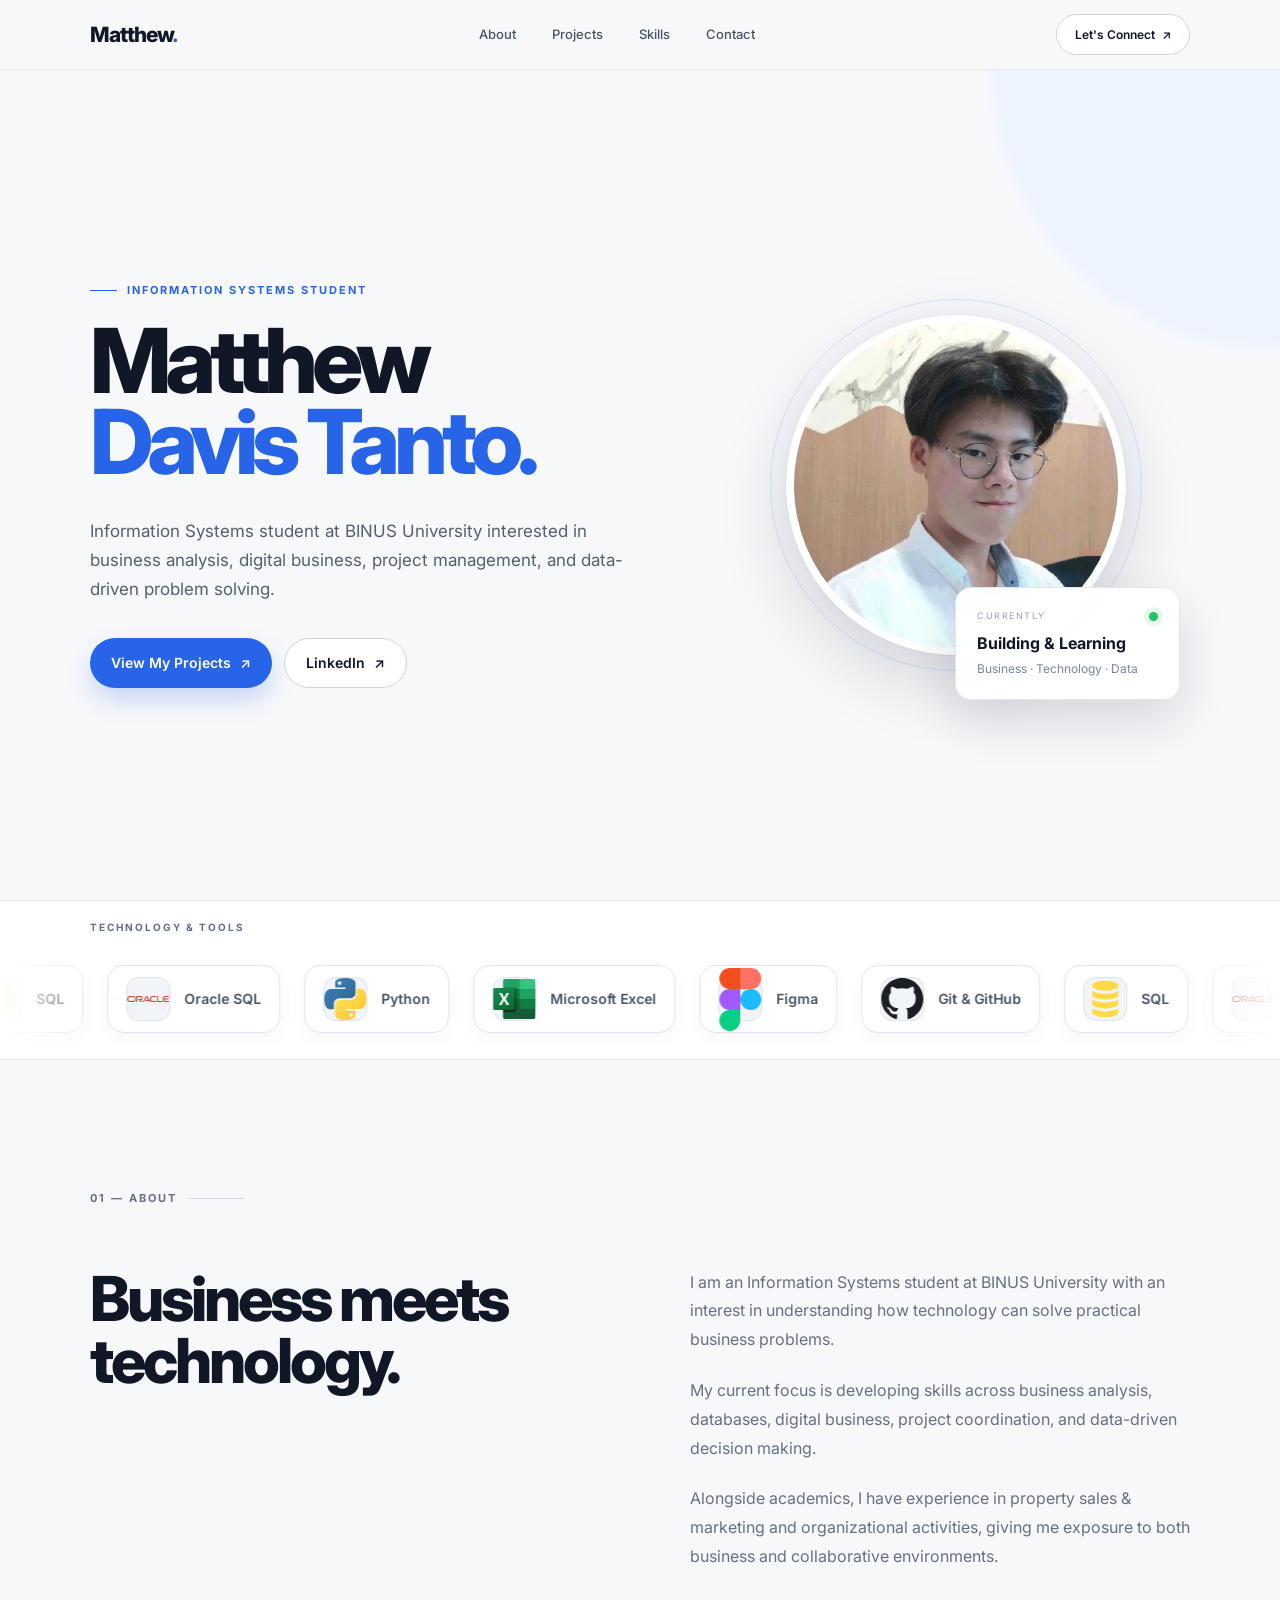
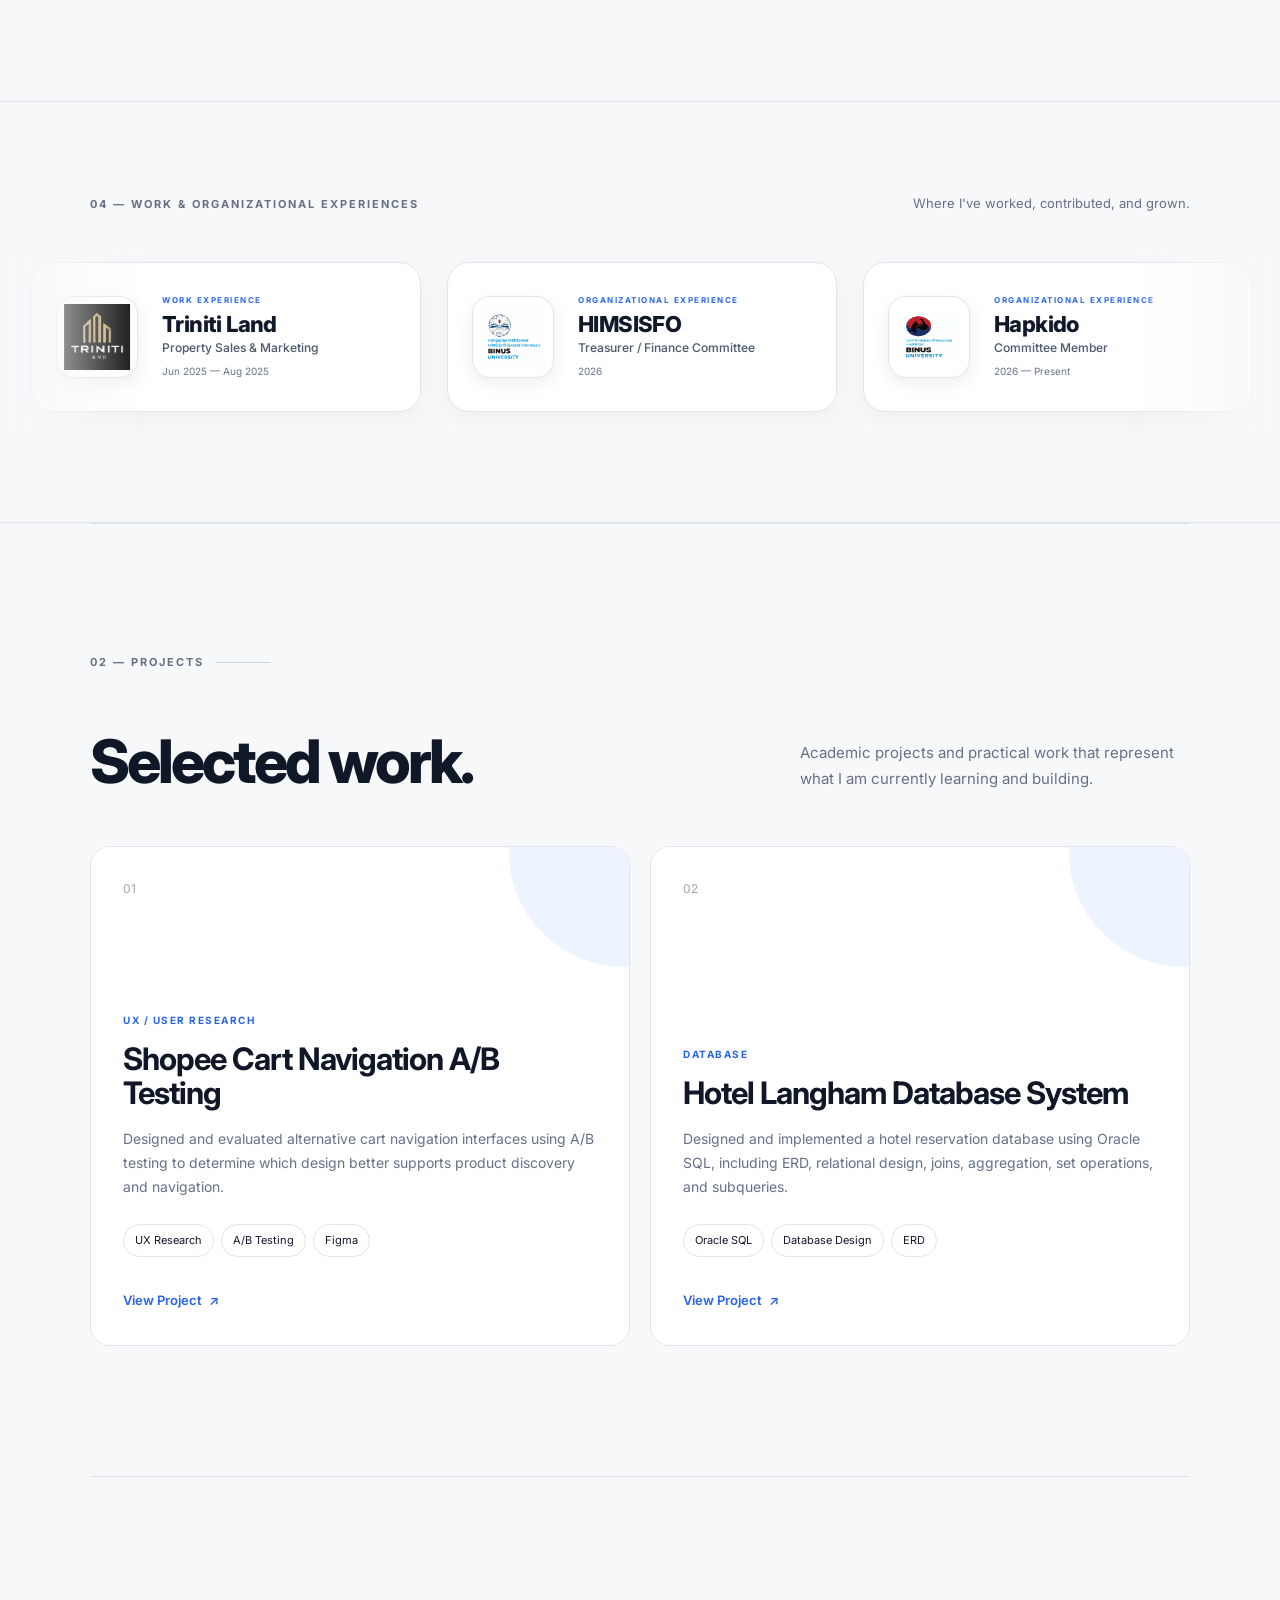
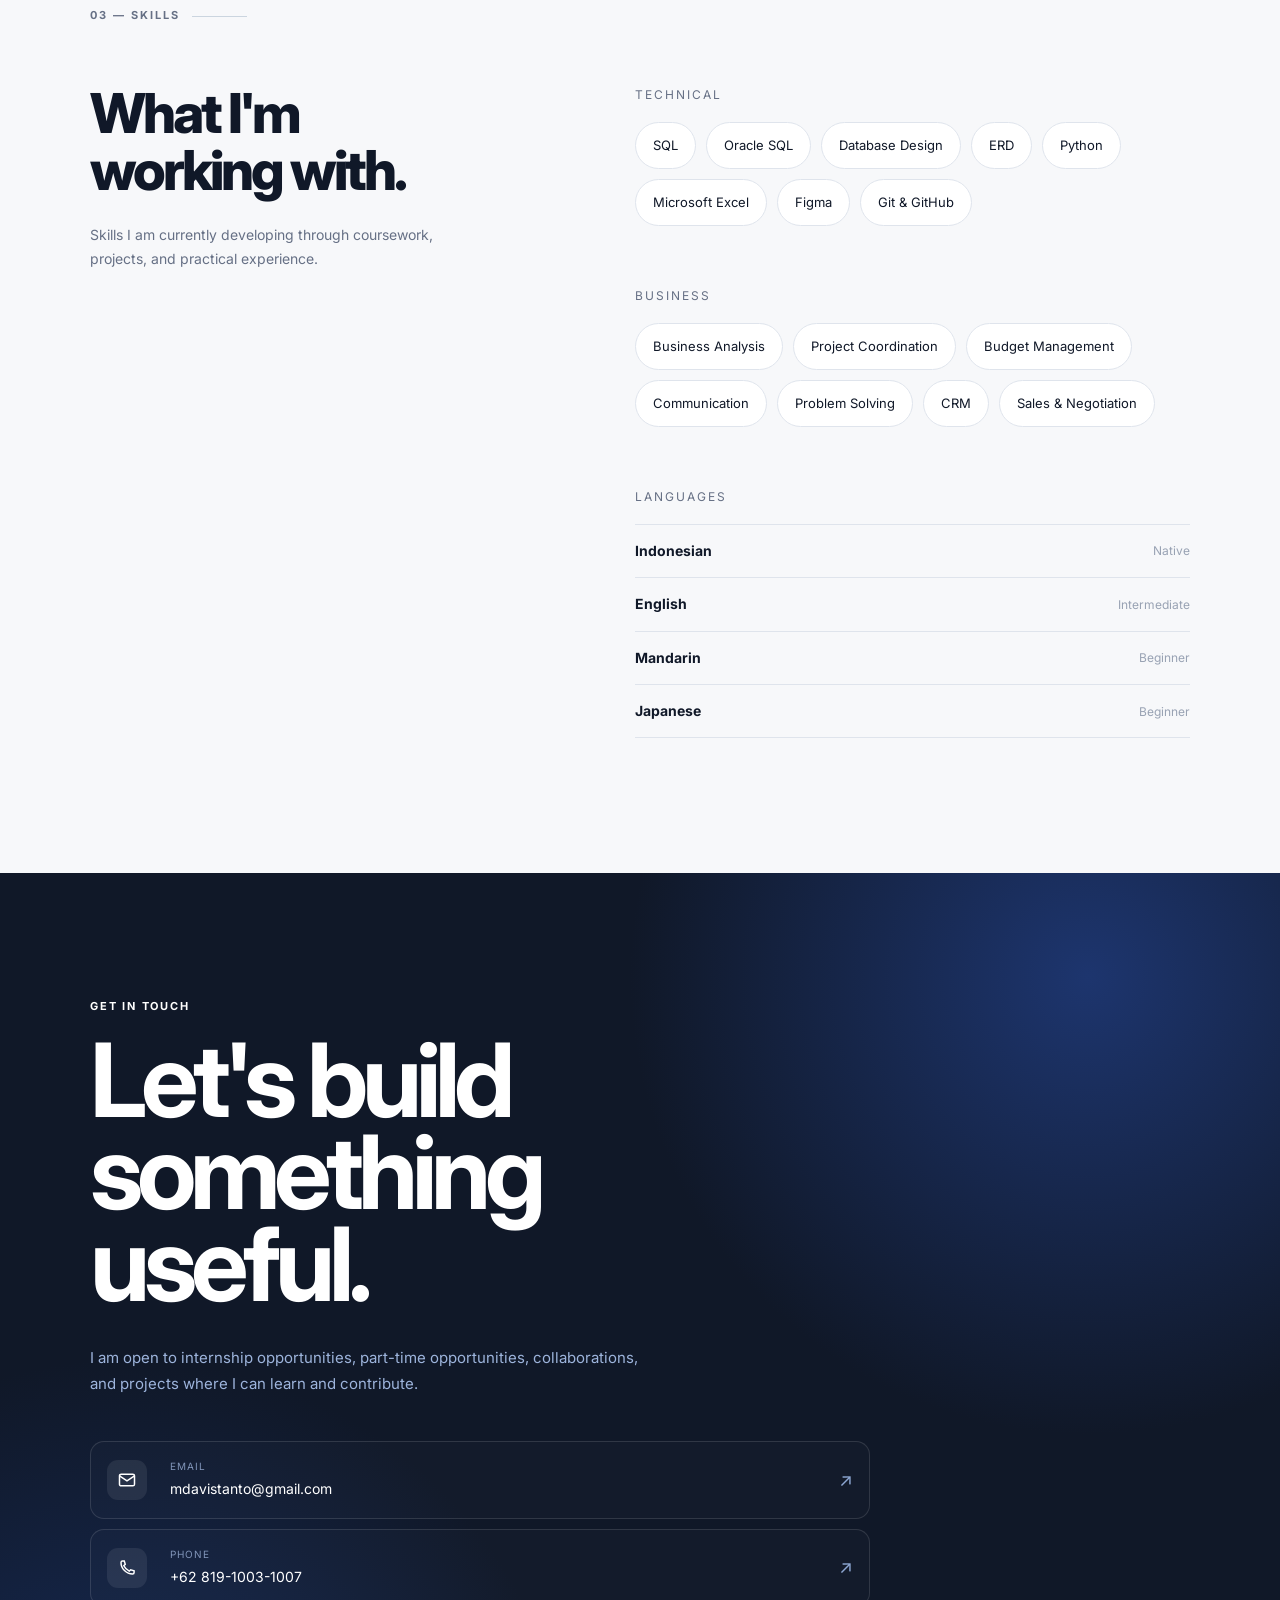
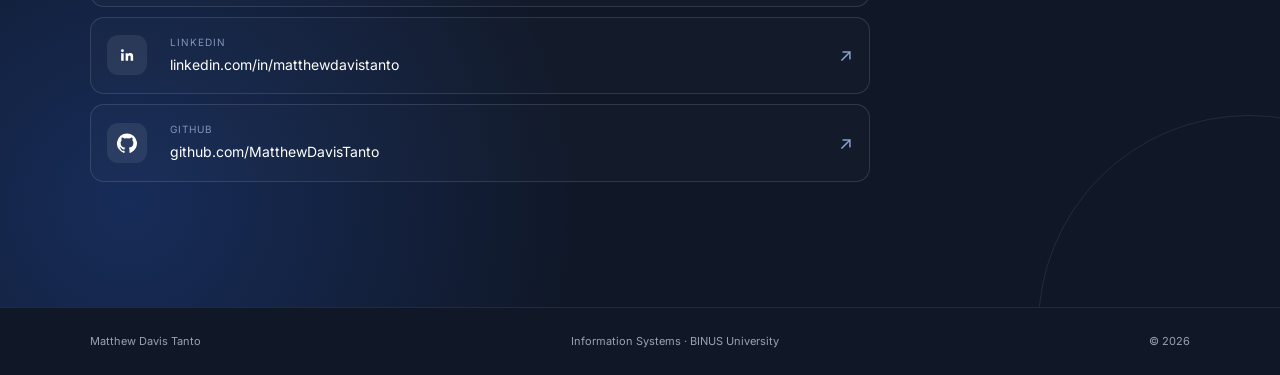
<file: index.html>
<!DOCTYPE html>
<html lang="en">

<head>
    <meta charset="UTF-8">
    <meta name="viewport" content="width=device-width, initial-scale=1.0">

    <title>Matthew Davis Tanto | Information Systems Student</title>

    <meta name="description"
        content="Portfolio of Matthew Davis Tanto, Information Systems student at BINUS University.">

    <link rel="stylesheet" href="style.css">
</head>

<body>

    <!-- ================= NAVIGATION ================= -->

    <header class="navbar">

        <div class="nav-container">

            <a href="#home" class="logo">
                Matthew<span>.</span>
            </a>

            <nav class="nav-links">
                <a href="#about">About</a>
                <a href="#projects">Projects</a>
                <a href="#skills">Skills</a>
                <a href="#contact">Contact</a>
            </nav>

            <a href="#contact" class="nav-button">
                Let's Connect
                <span>↗</span>
            </a>

        </div>

    </header>


    <main>

        <!-- ================= HERO ================= -->

        <section class="hero" id="home">

            <div class="hero-container">

                <!-- LEFT -->

                <div class="hero-content">

                    <div class="eyebrow">
                        <span></span>
                        INFORMATION SYSTEMS STUDENT
                    </div>

                    <h1>
                        Matthew
                        <strong>Davis Tanto.</strong>
                    </h1>

                    <p class="hero-description">
                        Information Systems student at BINUS University interested in
                        business analysis, digital business, project management,
                        and data-driven problem solving.
                    </p>

                    <div class="hero-buttons">

                        <a href="#projects" class="button primary">
                            View My Projects
                            <span>↗</span>
                        </a>

                        <a href="https://www.linkedin.com/in/matthewdavistanto"
                            target="_blank"
                            class="button secondary">
                            LinkedIn
                            <span>↗</span>
                        </a>

                    </div>

                </div>


                <!-- RIGHT / PHOTO -->

                <div class="hero-visual">

                    <div class="visual-glow"></div>

                    <div class="photo-ring">

                        <img
                            src="images/profile.jpg"
                            alt="">

                    </div>


                    <!-- FLOATING STATUS -->

                    <div class="status-card">

                        <div class="status-top">
                            <span>CURRENTLY</span>

                            <div class="status-dot"></div>
                        </div>

                        <h3>
                            Building & Learning
                        </h3>

                        <p>
                            Business · Technology · Data
                        </p>

                    </div>

                </div>

            </div>

        </section>

                </section>


        <!-- ================= TECH STACK MARQUEE ================= -->

    <section class="marquee-section tech-marquee-section">
    
        <div class="marquee-label">
            TECHNOLOGY & TOOLS
        </div>
    
        <div class="marquee-wrapper">
    
            <!-- Controls: functionality will be added with JS later -->
            <button class="marquee-control marquee-control-prev"
                    type="button"
                    aria-label="Previous technologies">
                ←
            </button>
    
            <button class="marquee-control marquee-control-next"
                    type="button"
                    aria-label="Next technologies">
                →
            </button>
    
    
            <div class="marquee-track">
    
                <!-- ================= GROUP 1 ================= -->
    
                <div class="marquee-group">
    
                    <div class="marquee-item tech-item"
                         tabindex="0"
                         aria-label="SQL">
    
                        <span class="marquee-logo">
                            <img
                                src="images/tech/sql.svg"
                                alt="">
                        </span>
                        
                        <span class="marquee-name">
                            SQL
                        </span>
    
                    </div>
    
    
                    <div class="marquee-item tech-item"
                         tabindex="0"
                         aria-label="Oracle SQL">
    
                        <span class="marquee-logo">
                            <img
                                src="images/tech/oracle.svg"
                                alt="">
                        </span>
                        
                        <span class="marquee-name">
                            Oracle SQL
                        </span>
    
                    </div>
    
    
                    <div class="marquee-item tech-item"
                         tabindex="0"
                         aria-label="Python">
                    
                        <span class="marquee-logo">
                            <img
                                src="images/tech/python.svg"
                                alt="">
                        </span>
                    
                        <span class="marquee-name">
                            Python
                        </span>
                    
                    </div>
    
    
                    <div class="marquee-item tech-item"
                         tabindex="0"
                         aria-label="Microsoft Excel">
    
                        <span class="marquee-logo">
                            <img
                                src="images/tech/excel.svg"
                                alt="">
                        </span>
                        
                        <span class="marquee-name">
                            Microsoft Excel
                        </span>
    
                    </div>
    
    
                    <div class="marquee-item tech-item"
                         tabindex="0"
                         aria-label="Figma">
    
                        <span class="marquee-logo">
                            <img
                                src="images/tech/figma.svg"
                                alt="">
                        </span>
                        
                        <span class="marquee-name">
                            Figma
                        </span>
    
                    </div>
    
    
                    <div class="marquee-item tech-item"
                         tabindex="0"
                         aria-label="Git and GitHub">
    
                        <span class="marquee-logo">
                            <img
                                src="images/tech/github.svg"
                                alt="">
                        </span>
                        
                        <span class="marquee-name">
                            Git & GitHub
                        </span>
    
                    </div>
    
                </div>
    
    
                <!-- ================= GROUP 2 ================= -->
                <!-- Exact duplicate for seamless infinite loop -->
    
                <div class="marquee-group"
                     aria-hidden="true">
    
                    <div class="marquee-item tech-item">
    
                        <span class="marquee-logo">
                            <img
                                src="images/tech/sql.svg"
                                alt="">
                        </span>
                        
                        <span class="marquee-name">
                            SQL
                        </span>
    
                    </div>
    
    
                    <div class="marquee-item tech-item">
    
                        <span class="marquee-logo">
                            <img
                                src="images/tech/oracle.svg"
                                alt="">
                        </span>
                        
                        <span class="marquee-name">
                            Oracle SQL
                        </span>
    
                    </div>
    
    
                    <div class="marquee-item tech-item">
    
                        <span class="marquee-logo">
                            <img
                                src="images/tech/python.svg"
                                alt="">
                        </span>
    
                        <span class="marquee-name">
                            Python
                        </span>
    
                    </div>
    
    
                    <div class="marquee-item tech-item">
    
                        <span class="marquee-logo">
                            <img
                                src="images/tech/excel.svg"
                                alt="">
                        </span>
                        
                        <span class="marquee-name">
                            Microsoft Excel
                        </span>
    
                    </div>
    
    
                    <div class="marquee-item tech-item">
    
                        <span class="marquee-logo">
                            <img
                                src="images/tech/figma.svg"
                                alt="">
                        </span>
                        
                        <span class="marquee-name">
                            Figma
                        </span>
    
                    </div>
    
    
                    <div class="marquee-item tech-item">
    
                        <span class="marquee-logo">
                            <img
                                src="images/tech/github.svg"
                                alt="">
                        </span>
                        
                        <span class="marquee-name">
                            Git & GitHub
                        </span>
    
                    </div>
    
                </div>
    
            </div>
    
        </div>
    
    </section>



        <!-- ================= ABOUT ================= -->

        <section class="section about-section" id="about">

            <div class="section-label">
                01 — ABOUT
            </div>

            <div class="about-grid">

                <div>
                    <h2>
                        Business meets<br>
                        technology.
                    </h2>
                </div>

                <div class="about-text">

                    <p>
                        I am an Information Systems student at BINUS University
                        with an interest in understanding how technology can
                        solve practical business problems.
                    </p>

                    <p>
                        My current focus is developing skills across business
                        analysis, databases, digital business, project
                        coordination, and data-driven decision making.
                    </p>

                    <p>
                        Alongside academics, I have experience in property
                        sales & marketing and organizational activities,
                        giving me exposure to both business and collaborative
                        environments.
                    </p>

                </div>

            </div>

        </section>

                </section>


        <!-- ================= WORK & ORGANIZATIONAL EXPERIENCE MARQUEE ================= -->


<section class="experience-marquee-section">

    <div class="experience-marquee-header">

        <div class="experience-marquee-label">
            04 — WORK & ORGANIZATIONAL EXPERIENCES
        </div>

        <p class="experience-marquee-caption">
            Where I've worked, contributed, and grown.
        </p>

    </div>


    <div class="experience-marquee-wrapper">

        <!-- Controls will be connected by JS later -->

        <button
            class="experience-marquee-control experience-marquee-prev"
            type="button"
            aria-label="Previous experience">
            ←
        </button>

        <button
            class="experience-marquee-control experience-marquee-next"
            type="button"
            aria-label="Next experience">
            →
        </button>


        <div class="experience-marquee-track">


            <!-- =================================================
                 GROUP 1
            ================================================== -->

            <div class="experience-marquee-group">


                <!-- TRINITI LAND -->

                <div
                    class="experience-showcase-card"
                    tabindex="0"
                    aria-label="Triniti Land — Property Sales and Marketing — June 2025 to August 2025">

                    <div class="experience-showcase-logo">

                        <img
                            src="images/experience/triniti-land.svg"
                            alt="">

                    </div>


                    <div class="experience-showcase-content">

                        <span class="experience-showcase-category">
                            WORK EXPERIENCE
                        </span>

                        <strong class="experience-showcase-company">
                            Triniti Land
                        </strong>

                        <span class="experience-showcase-role">
                            Property Sales & Marketing
                        </span>

                        <span class="experience-showcase-period">
                            Jun 2025 — Aug 2025
                        </span>

                    </div>

                </div>


                <!-- HIMSISFO -->

                <div
                    class="experience-showcase-card"
                    tabindex="0"
                    aria-label="HIMSISFO — Treasurer and Finance Committee — 2026">

                    <div class="experience-showcase-logo">

                        <img
                            src="images/experience/himsisfo.svg"
                            alt="">

                    </div>


                    <div class="experience-showcase-content">

                        <span class="experience-showcase-category">
                            ORGANIZATIONAL EXPERIENCE
                        </span>

                        <strong class="experience-showcase-company">
                            HIMSISFO
                        </strong>

                        <span class="experience-showcase-role">
                            Treasurer / Finance Committee
                        </span>

                        <span class="experience-showcase-period">
                            2026
                        </span>

                    </div>

                </div>


                <!-- HAPKIDO -->

                <div
                    class="experience-showcase-card"
                    tabindex="0"
                    aria-label="Hapkido — Committee Member — 2026 to Present">

                    <div class="experience-showcase-logo">

                        <img
                            src="images/experience/hapkido.svg"
                            alt="">

                    </div>


                    <div class="experience-showcase-content">

                        <span class="experience-showcase-category">
                            ORGANIZATIONAL EXPERIENCE
                        </span>

                        <strong class="experience-showcase-company">
                            Hapkido
                        </strong>

                        <span class="experience-showcase-role">
                            Committee Member
                        </span>

                        <span class="experience-showcase-period">
                            2026 — Present
                        </span>

                    </div>

                </div>

            </div>


            <!-- =================================================
                 GROUP 2
                 Exact duplicate for seamless looping
            ================================================== -->

            <div
                class="experience-marquee-group"
                aria-hidden="true">


                <!-- TRINITI LAND -->

                <div class="experience-showcase-card">

                    <div class="experience-showcase-logo">

                        <img
                            src="images/experience/triniti-land.svg"
                            alt="">

                    </div>


                    <div class="experience-showcase-content">

                        <span class="experience-showcase-category">
                            WORK EXPERIENCE
                        </span>

                        <strong class="experience-showcase-company">
                            Triniti Land
                        </strong>

                        <span class="experience-showcase-role">
                            Property Sales & Marketing
                        </span>

                        <span class="experience-showcase-period">
                            Jun 2025 — Aug 2025
                        </span>

                    </div>

                </div>


                <!-- HIMSISFO -->

                <div class="experience-showcase-card">

                    <div class="experience-showcase-logo">

                        <img
                            src="images/experience/himsisfo.svg"
                            alt="">

                    </div>


                    <div class="experience-showcase-content">

                        <span class="experience-showcase-category">
                            ORGANIZATIONAL EXPERIENCE
                        </span>

                        <strong class="experience-showcase-company">
                            HIMSISFO
                        </strong>

                        <span class="experience-showcase-role">
                            Treasurer / Finance Committee
                        </span>

                        <span class="experience-showcase-period">
                            2026
                        </span>

                    </div>

                </div>


                <!-- HAPKIDO -->

                <div class="experience-showcase-card">

                    <div class="experience-showcase-logo">

                        <img
                            src="images/experience/hapkido.svg"
                            alt="">

                    </div>


                    <div class="experience-showcase-content">

                        <span class="experience-showcase-category">
                            ORGANIZATIONAL EXPERIENCE
                        </span>

                        <strong class="experience-showcase-company">
                            Hapkido
                        </strong>

                        <span class="experience-showcase-role">
                            Committee Member
                        </span>

                        <span class="experience-showcase-period">
                            2026 — Present
                        </span>

                    </div>

                </div>

            </div>

        </div>

    </div>

</section>


        <!-- ================= PROJECTS ================= -->

        <section class="section projects-section" id="projects">

            <div class="section-label">
                02 — PROJECTS
            </div>

            <div class="section-heading">

                <h2>
                    Selected work.
                </h2>

                <p>
                    Academic projects and practical work that represent
                    what I am currently learning and building.
                </p>

            </div>


            <div class="project-grid">

                <!-- PROJECT 1 -->

                <article class="project-card">

                    <div class="project-number">
                        01
                    </div>

                    <div class="project-content">

                        <div class="project-category">
                            UX / USER RESEARCH
                        </div>

                        <h3>
                            Shopee Cart Navigation
                            A/B Testing
                        </h3>

                        <p>
                            Designed and evaluated alternative cart navigation
                            interfaces using A/B testing to determine which
                            design better supports product discovery and
                            navigation.
                        </p>

                        <div class="project-tags">

                            <span>UX Research</span>
                            <span>A/B Testing</span>
                            <span>Figma</span>

                        </div>

                        <a href="projects/shopee-ab-testing.html" class="project-link">
                            View Project
                            <span>↗</span>
                        </a>

                    </div>

                </article>


                <!-- PROJECT 2 -->

                <article class="project-card">
                
                    <div class="project-number">
                        02
                    </div>
                
                    <div class="project-content">
                
                        <div class="project-category">
                            DATABASE
                        </div>
                
                        <h3>
                            Hotel Langham Database System
                        </h3>
                
                        <p>
                            Designed and implemented a hotel reservation
                            database using Oracle SQL, including ERD,
                            relational design, joins, aggregation,
                            set operations, and subqueries.
                        </p>
                
                        <div class="project-tags">
                
                            <span>Oracle SQL</span>
                            <span>Database Design</span>
                            <span>ERD</span>
                
                        </div>
                
                        <a
                            href="projects/hotel-langham/hotel-langham.html"
                            class="project-link">
                
                            View Project
                            <span>↗</span>
                
                        </a>
                
                    </div>
                
                </article>

            </div>

        </section>


        <!-- ================= SKILLS ================= -->

        <section class="section skills-section" id="skills">

            <div class="section-label">
                03 — SKILLS
            </div>

            <div class="skills-grid">

                <div class="skills-title">

                    <h2>
                        What I'm<br>
                        working with.
                    </h2>

                    <p>
                        Skills I am currently developing through
                        coursework, projects, and practical experience.
                    </p>

                </div>


                <div class="skills-content">

                    <!-- TECHNICAL -->

                    <div class="skill-group">

                        <div class="skill-group-title">
                            TECHNICAL
                        </div>

                        <div class="skill-pills">

                            <span class="skill-pill">
                                SQL
                            </span>

                            <span class="skill-pill">
                                Oracle SQL
                            </span>

                            <span class="skill-pill">
                                Database Design
                            </span>

                            <span class="skill-pill">
                                ERD
                            </span>

                            <span class="skill-pill">
                                Python
                            </span>

                            <span class="skill-pill">
                                Microsoft Excel
                            </span>

                            <span class="skill-pill">
                                Figma
                            </span>

                            <span class="skill-pill">
                                Git & GitHub
                            </span>

                        </div>

                    </div>


                    <!-- BUSINESS -->

                    <div class="skill-group">

                        <div class="skill-group-title">
                            BUSINESS
                        </div>

                        <div class="skill-pills">

                            <span class="skill-pill">
                                Business Analysis
                            </span>

                            <span class="skill-pill">
                                Project Coordination
                            </span>

                            <span class="skill-pill">
                                Budget Management
                            </span>

                            <span class="skill-pill">
                                Communication
                            </span>

                            <span class="skill-pill">
                                Problem Solving
                            </span>

                            <span class="skill-pill">
                                CRM
                            </span>

                            <span class="skill-pill">
                                Sales & Negotiation
                            </span>

                        </div>

                    </div>


                    <!-- LANGUAGES -->

                    <div class="skill-group">

                        <div class="skill-group-title">
                            LANGUAGES
                        </div>

                        <div class="language-list">

                            <div class="language-item">
                                <strong>Indonesian</strong>
                                <span>Native</span>
                            </div>

                            <div class="language-item">
                                <strong>English</strong>
                                <span>Intermediate</span>
                            </div>

                            <div class="language-item">
                                <strong>Mandarin</strong>
                                <span>Beginner</span>
                            </div>

                            <div class="language-item">
                                <strong>Japanese</strong>
                                <span>Beginner</span>
                            </div>

                        </div>

                    </div>

                </div>

            </div>

        </section>


        <!-- ================= CONTACT ================= -->

        <section class="contact-section" id="contact">

            <div class="contact-container">

                <div class="contact-label">
                    GET IN TOUCH
                </div>

                <h2>
                    Let's build<br>
                    something<br>
                    useful.
                </h2>

                <p>
                    I am open to internship opportunities, part-time
                    opportunities, collaborations, and projects where
                    I can learn and contribute.
                </p>


                <div class="contact-links">

                    <!-- EMAIL -->

                    <a href="mailto:mdavistanto@gmail.com"
                        class="contact-link">

                        <div class="contact-icon">

                            <svg viewBox="0 0 24 24"
                                fill="none"
                                stroke="currentColor"
                                stroke-width="1.8">

                                <rect x="3" y="5"
                                    width="18"
                                    height="14"
                                    rx="2"></rect>

                                <path d="m3 7 9 6 9-6"></path>

                            </svg>

                        </div>

                        <div>
                            <small>Email</small>
                            <span>mdavistanto@gmail.com</span>
                        </div>

                        <b>↗</b>

                    </a>


                    <!-- PHONE -->

                    <a href="tel:+6281910031007"
                        class="contact-link">
                    
                        <div class="contact-icon">
                    
                            <svg viewBox="0 0 24 24"
                                fill="none"
                                stroke="currentColor"
                                stroke-width="1.8">
                    
                                <path d="M6.6 3.5h2.1l1.2 4.1-1.7 1.7a14.4 14.4 0 0 0 6.5 6.5l1.7-1.7 4.1 1.2v2.1c0 1-.8 1.8-1.8 1.8C11.2 19.2 4.8 12.8 4.8 5.3c0-1 .8-1.8 1.8-1.8Z">
                                </path>
                    
                            </svg>
                    
                        </div>
                    
                        <div>
                            <small>Phone</small>
                            <span>+62 819-1003-1007</span>
                        </div>
                    
                        <b>↗</b>
                    
                    </a>
                    <!-- LINKEDIN -->

                    <a href="https://www.linkedin.com/in/matthewdavistanto"
                        target="_blank"
                        class="contact-link">

                        <div class="contact-icon linkedin-icon">

                            <svg viewBox="0 0 24 24"
                                fill="currentColor">

                                <path d="M6.5 8.5A1.5 1.5 0 1 0 6.5 5a1.5 1.5 0 0 0 0 3.5ZM5 10h3v9H5v-9Zm5 0h2.9v1.23h.04c.4-.76 1.38-1.56 2.84-1.56 3.04 0 3.6 2 3.6 4.6V19h-3v-4.2c0-1-.02-2.3-1.4-2.3-1.4 0-1.61 1.1-1.61 2.23V19h-3v-9Z"/>

                            </svg>

                        </div>

                        <div>
                            <small>LinkedIn</small>
                            <span>linkedin.com/in/matthewdavistanto</span>
                        </div>

                        <b>↗</b>

                    </a>


                    <!-- GITHUB -->

                    <a href="https://github.com/MatthewDavisTanto"
                        target="_blank"
                        class="contact-link">

                        <div class="contact-icon">

                            <svg viewBox="0 0 24 24"
                                fill="currentColor">

                                <path d="M12 .5a12 12 0 0 0-3.79 23.39c.6.11.82-.26.82-.58v-2.03c-3.34.73-4.04-1.61-4.04-1.61-.55-1.39-1.34-1.76-1.34-1.76-1.09-.75.08-.74.08-.74 1.2.09 1.84 1.23 1.84 1.23 1.07 1.83 2.8 1.3 3.49.99.11-.78.42-1.3.76-1.6-2.67-.3-5.47-1.34-5.47-5.95 0-1.31.47-2.38 1.23-3.22-.12-.3-.53-1.52.12-3.17 0 0 1-.32 3.3 1.23a11.4 11.4 0 0 1 6 0c2.29-1.55 3.29-1.23 3.29-1.23.65 1.65.24 2.87.12 3.17.77.84 1.23 1.91 1.23 3.22 0 4.62-2.81 5.65-5.49 5.95.43.37.81 1.1.81 2.22v3.29c0 .32.22.7.83.58A12 12 0 0 0 12 .5Z"/>

                            </svg>

                        </div>

                        <div>
                            <small>GitHub</small>
                            <span>github.com/MatthewDavisTanto</span>
                        </div>

                        <b>↗</b>

                    </a>

                </div>

            </div>

        </section>

    </main>


    <!-- ================= FOOTER ================= -->

    <footer>

        <div>
            Matthew Davis Tanto
        </div>

        <div>
            Information Systems · BINUS University
        </div>

        <div>
            © 2026
        </div>

    </footer>


    <script src="script.js"></script>

</body>

</html>
</file>
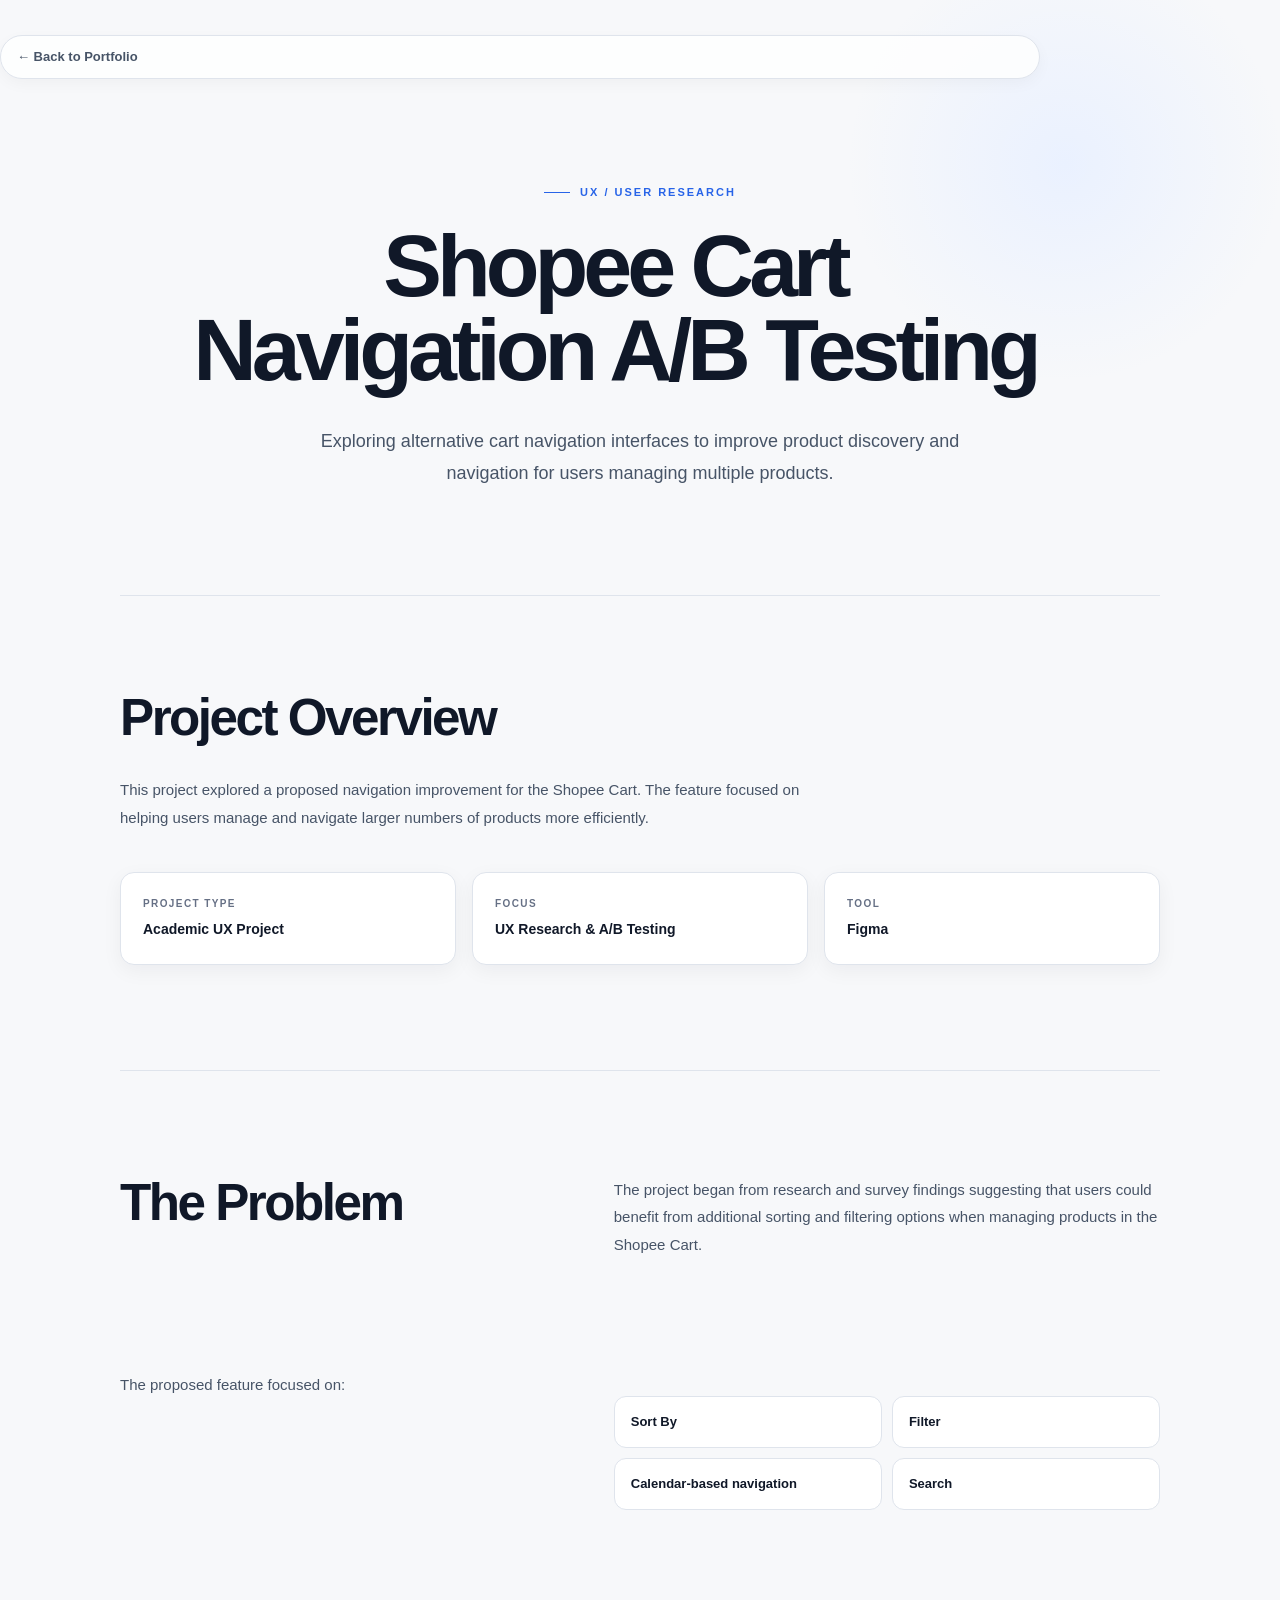
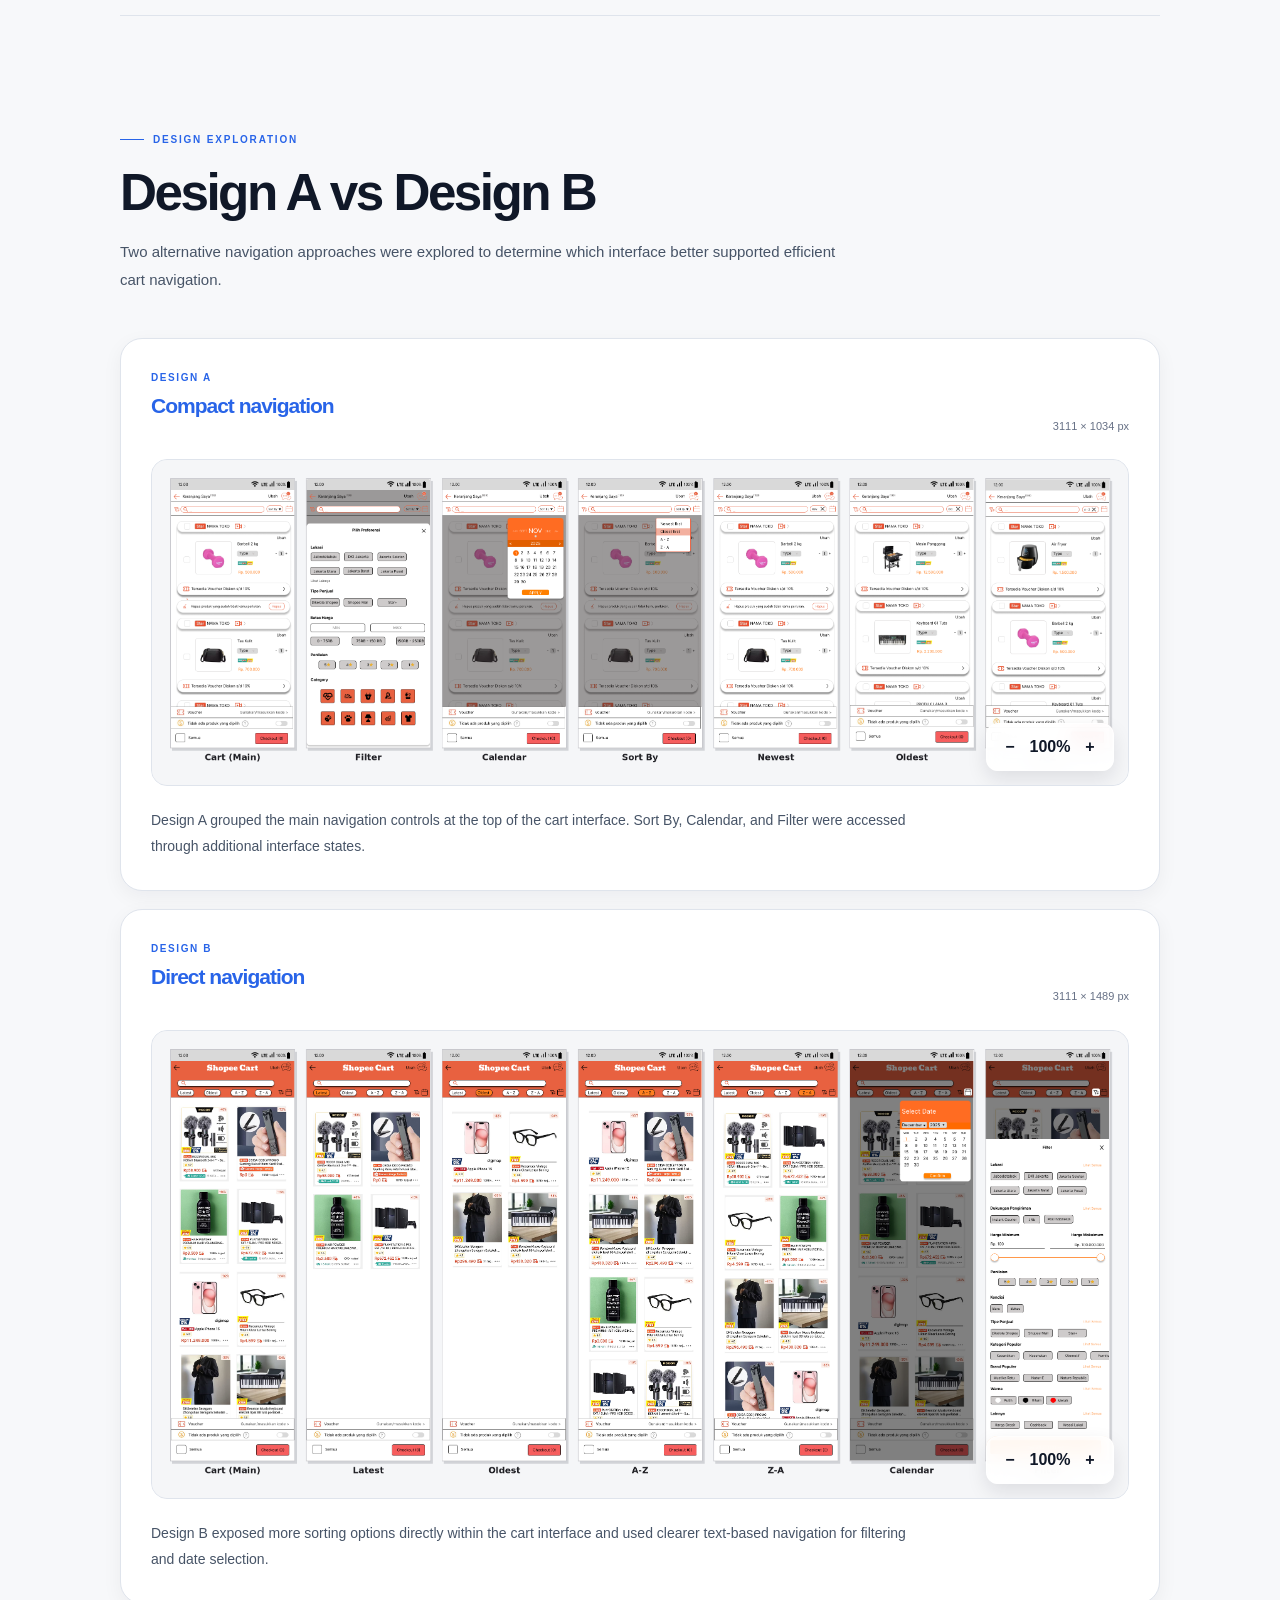
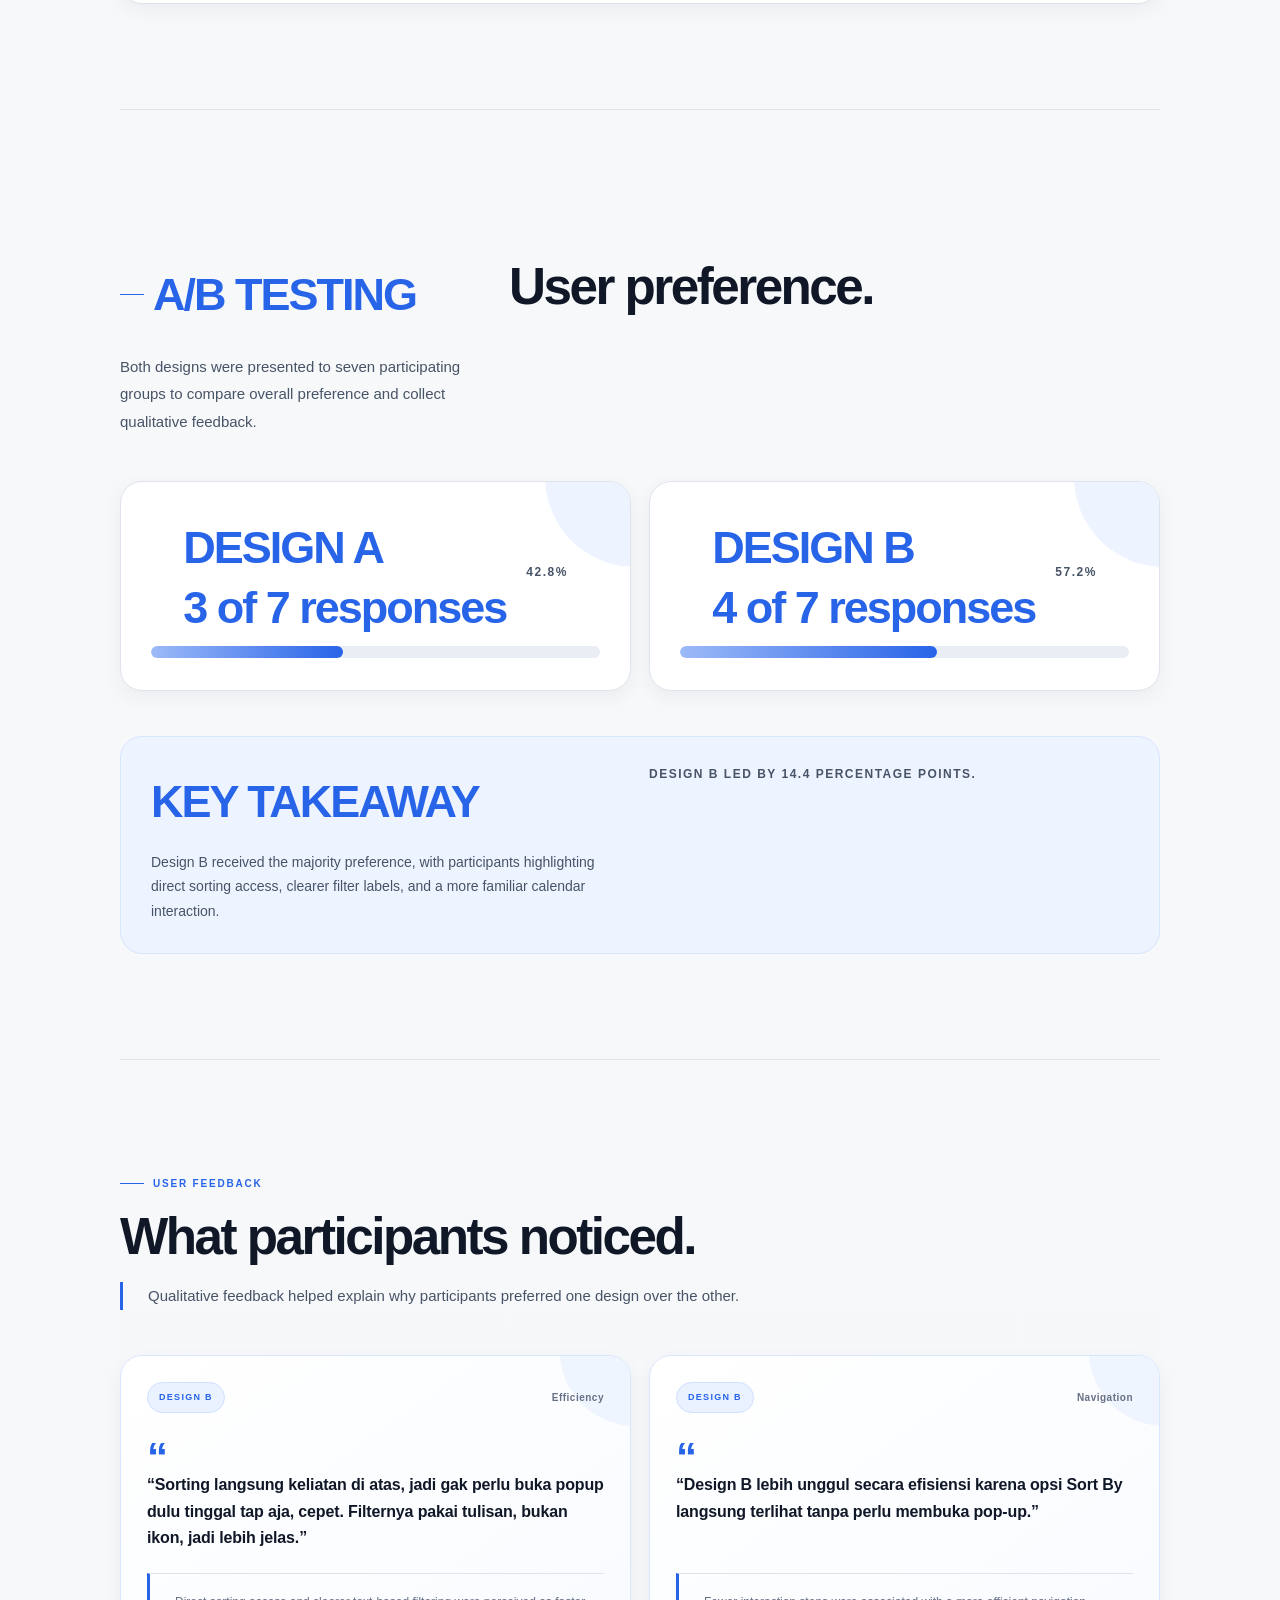
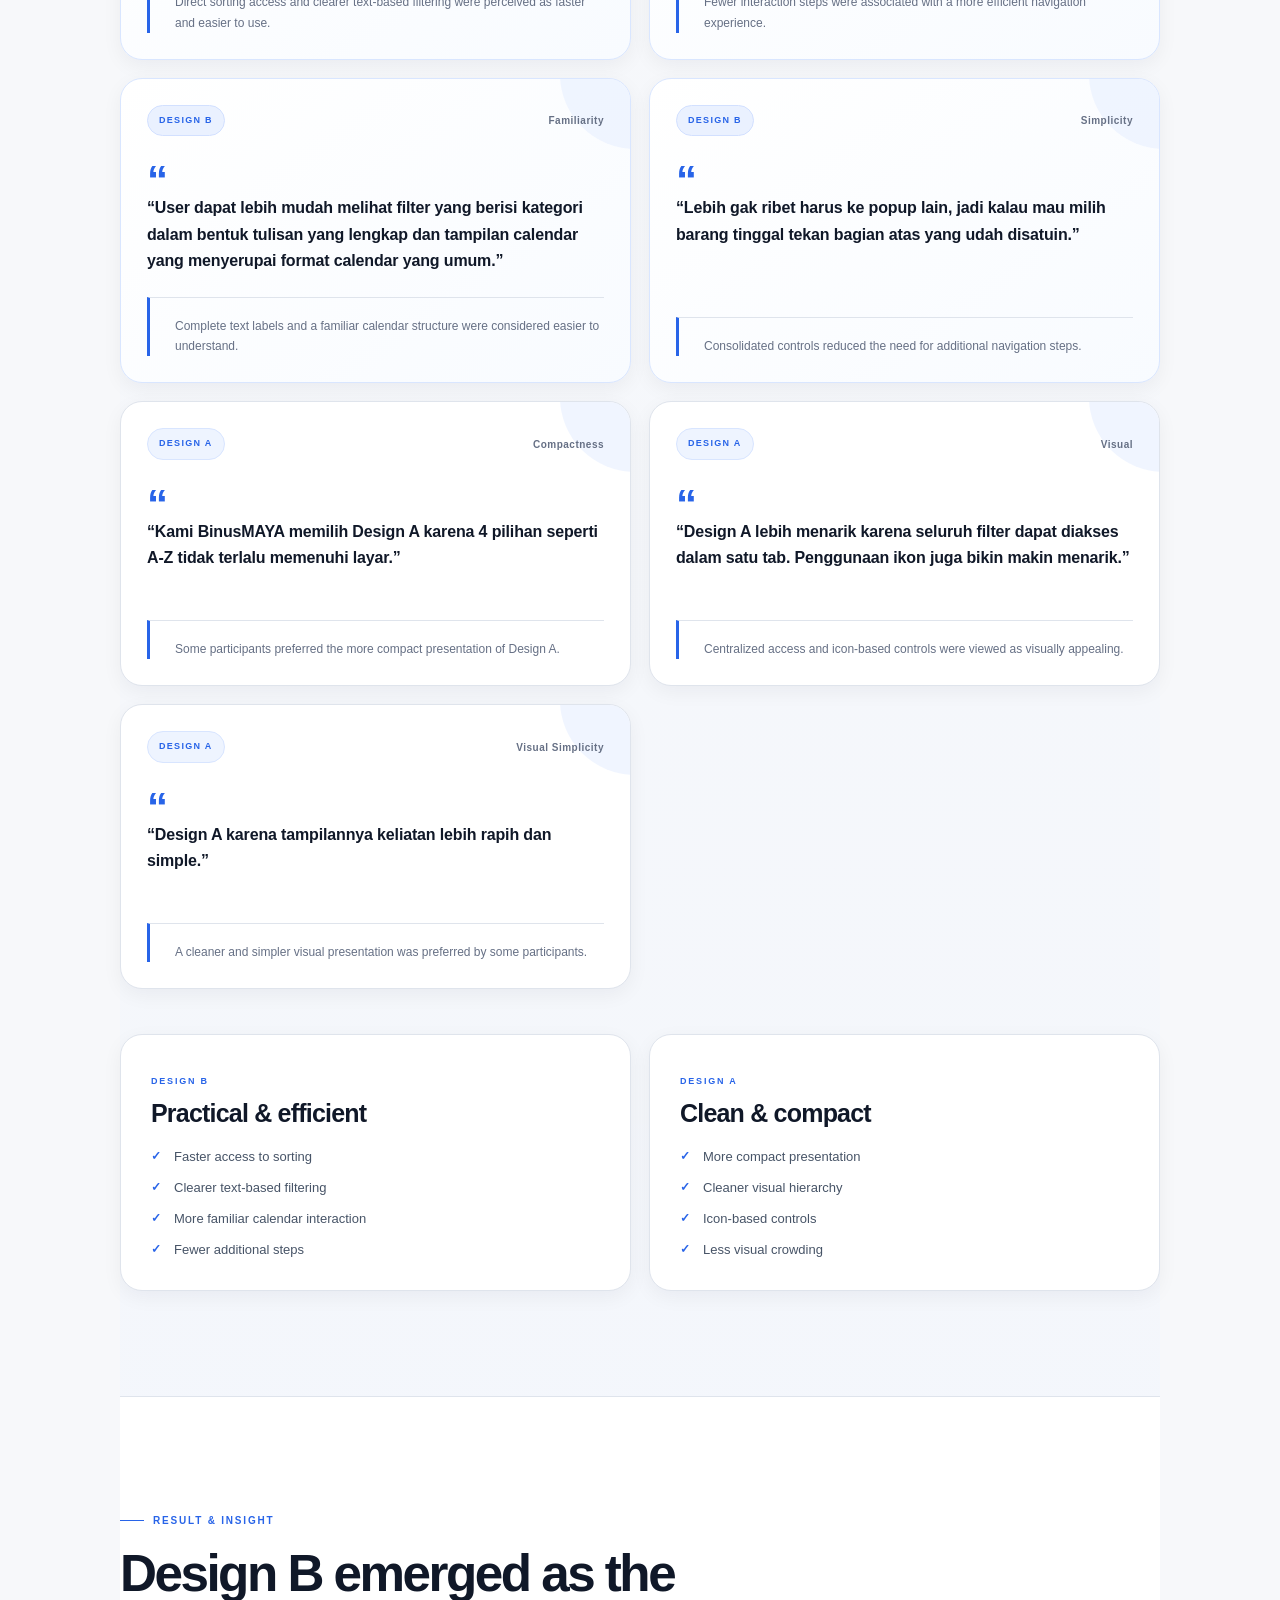
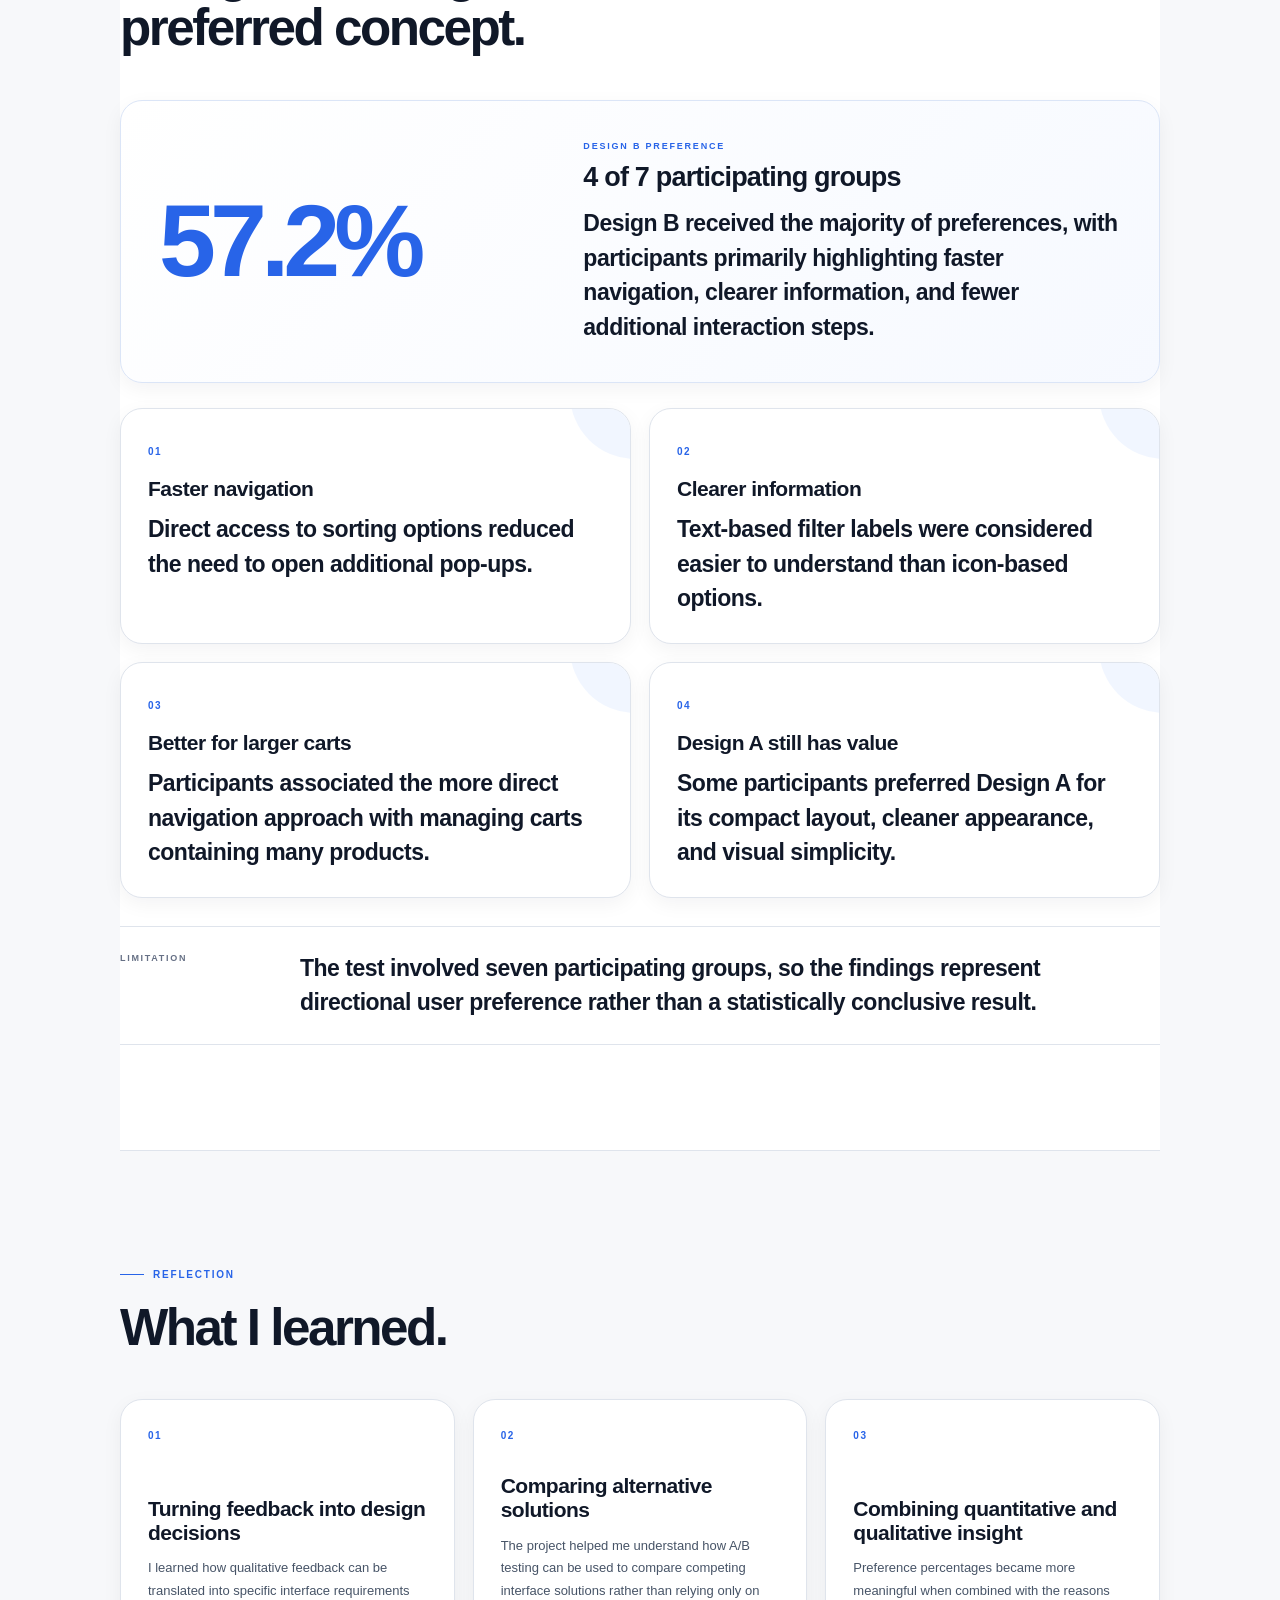
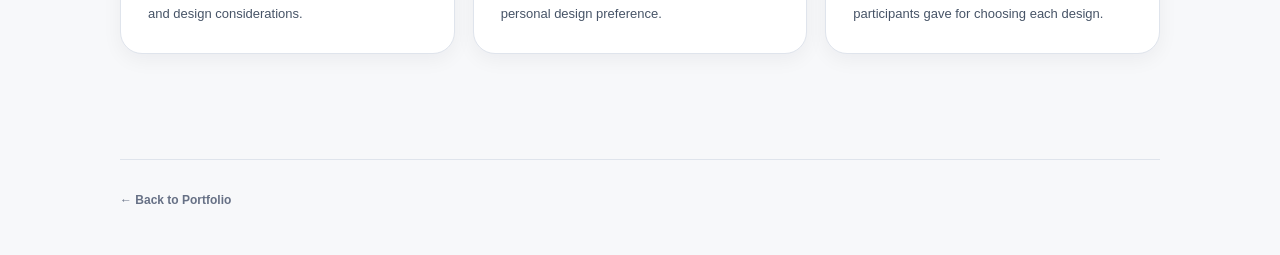
<file: projects/shopee-ab-testing.html>
<!DOCTYPE html>
<html lang="en">

<head>

    <meta charset="UTF-8">

    <meta
        name="viewport"
        content="width=device-width, initial-scale=1.0"
    >

    <title>Shopee Cart Navigation A/B Testing | Matthew Davis Tanto</title>

    <meta
        name="description"
        content="UX research and A/B testing project exploring improved navigation for the Shopee Cart."
    >
    
    <link rel="stylesheet" href="shopee-ab-testing.css">
    
</head>


<body>

    <!-- =========================
         BACK TO PORTFOLIO
    ========================== -->

    <a href="../index.html">
        ← Back to Portfolio
    </a>


    <!-- =========================
         HERO
    ========================== -->

    <header>

        <div>
            UX / USER RESEARCH
        </div>

        <h1>
            Shopee Cart Navigation
            A/B Testing
        </h1>

        <p>
            Exploring alternative cart navigation interfaces
            to improve product discovery and navigation
            for users managing multiple products.
        </p>

    </header>


    <main>


        <!-- =========================
             PROJECT OVERVIEW
        ========================== -->

        <section>

            <h2>
                Project Overview
            </h2>

            <p>
                This project explored a proposed navigation
                improvement for the Shopee Cart. The feature
                focused on helping users manage and navigate
                larger numbers of products more efficiently.
            </p>

            <div>

                <div>
                    <strong>
                        Project Type
                    </strong>

                    <span>
                        Academic UX Project
                    </span>
                </div>


                <div>
                    <strong>
                        Focus
                    </strong>

                    <span>
                        UX Research & A/B Testing
                    </span>
                </div>


                <div>
                    <strong>
                        Tool
                    </strong>

                    <span>
                        Figma
                    </span>
                </div>

            </div>

        </section>


        <!-- =========================
             PROBLEM
        ========================== -->

        <section>

            <h2>
                The Problem
            </h2>

            <p>
                The project began from research and survey
                findings suggesting that users could benefit
                from additional sorting and filtering options
                when managing products in the Shopee Cart.
            </p>

            <p>
                The proposed feature focused on:
            </p>

            <ul>

                <li>
                    Sort By
                </li>

                <li>
                    Filter
                </li>

                <li>
                    Calendar-based navigation
                </li>

                <li>
                    Search
                </li>

            </ul>

        </section>


        <!-- =========================
     DESIGN A VS DESIGN B
========================== -->

<section class="design-comparison-section">

    <div class="section-intro">

        <span class="section-kicker">
            DESIGN EXPLORATION
        </span>

        <h2>
            Design A vs Design B
        </h2>

        <p>
            Two alternative navigation approaches were explored
            to determine which interface better supported
            efficient cart navigation.
        </p>

    </div>


    <!-- =========================
         DESIGN A
    ========================== -->

    <article class="design-study-card">

        <div class="design-study-header">

            <div>

                <span class="design-study-label">
                    DESIGN A
                </span>

                <h3>
                    Compact navigation
                </h3>

            </div>

            <span class="design-study-meta">
                3111 × 1034 px
            </span>

        </div>


        <div class="design-image-viewer">

            <img
                src="images/shopee/design-a.png"
                alt="Design A — Shopee Cart Navigation A/B Testing"
                loading="lazy"
                class="zoomable-design-image">
        
        
            <div class="design-zoom-controls">
        
                <button
                    type="button"
                    class="zoom-out"
                    aria-label="Zoom out">
                    −
                </button>
        
                <button
                    type="button"
                    class="zoom-reset"
                    aria-label="Reset zoom">
                    100%
                </button>
        
                <button
                    type="button"
                    class="zoom-in"
                    aria-label="Zoom in">
                    +
                </button>
        
            </div>
        
        </div>


        <div class="design-study-description">

            <p>
                Design A grouped the main navigation controls
                at the top of the cart interface. Sort By,
                Calendar, and Filter were accessed through
                additional interface states.
            </p>

        </div>

    </article>


    <!-- =========================
         DESIGN B
    ========================== -->

    <article class="design-study-card">

        <div class="design-study-header">

            <div>

                <span class="design-study-label">
                    DESIGN B
                </span>

                <h3>
                    Direct navigation
                </h3>

            </div>

            <span class="design-study-meta">
                3111 × 1489 px
            </span>

        </div>


        <div class="design-image-viewer">

            <img
                src="images/shopee/design-b.png"
                alt="Design B — Shopee Cart Navigation A/B Testing"
                loading="lazy"
                class="zoomable-design-image">
        
        
            <div class="design-zoom-controls">
        
                <button
                    type="button"
                    class="zoom-out"
                    aria-label="Zoom out">
                    −
                </button>
        
                <button
                    type="button"
                    class="zoom-reset"
                    aria-label="Reset zoom">
                    100%
                </button>
        
                <button
                    type="button"
                    class="zoom-in"
                    aria-label="Zoom in">
                    +
                </button>
        
            </div>
        
        </div>


        <div class="design-study-description">

            <p>
                Design B exposed more sorting options directly
                within the cart interface and used clearer
                text-based navigation for filtering and date
                selection.
            </p>

        </div>

    </article>

</section>

        <!-- =========================
     A/B TESTING
========================== -->

<section class="ab-testing-section">

    <div class="section-intro">

        <span class="section-kicker">
            A/B TESTING
        </span>

        <h2>
            User preference.
        </h2>

        <p>
            Both designs were presented to seven participating
            groups to compare overall preference and collect
            qualitative feedback.
        </p>

    </div>


    <!-- =========================
         RESULT BARS
    ========================== -->

    <div class="ab-results">


        <!-- DESIGN A -->

        <div class="ab-result-card">

            <div class="ab-result-header">

                <div>

                    <span class="ab-result-name">
                        Design A
                    </span>

                    <span class="ab-result-count">
                        3 of 7 responses
                    </span>

                </div>

                <strong class="ab-result-percentage">
                    42.8%
                </strong>

            </div>


            <div class="ab-bar">

                <div
                    class="ab-bar-fill"
                    style="--percentage: 42.8%;">
                </div>

            </div>

        </div>


        <!-- DESIGN B -->

        <div class="ab-result-card">

            <div class="ab-result-header">

                <div>

                    <span class="ab-result-name">
                        Design B
                    </span>

                    <span class="ab-result-count">
                        4 of 7 responses
                    </span>

                </div>

                <strong class="ab-result-percentage">
                    57.2%
                </strong>

            </div>


            <div class="ab-bar">

                <div
                    class="ab-bar-fill"
                    style="--percentage: 57.2%;">
                </div>

            </div>

        </div>

    </div>


    <!-- =========================
         KEY TAKEAWAY
    ========================== -->

    <div class="ab-takeaway">

        <span>
            KEY TAKEAWAY
        </span>

        <strong>
            Design B led by 14.4 percentage points.
        </strong>

        <p>
            Design B received the majority preference,
            with participants highlighting direct sorting
            access, clearer filter labels, and a more
            familiar calendar interaction.
        </p>

    </div>

</section>

        <!-- =========================
     USER FEEDBACK
========================== -->

        <section class="user-feedback-section">
        
            <div class="section-intro">
        
                <span class="section-kicker">
                    USER FEEDBACK
                </span>
        
                <h2>
                    What participants noticed.
                </h2>
        
                <p>
                    Qualitative feedback helped explain why participants
                    preferred one design over the other.
                </p>
        
            </div>
        
        
            <!-- =========================
                 FEEDBACK GRID
            ========================== -->
        
            <div class="feedback-grid">
            
                <!-- =========================
                     1. ITO — DESIGN B
                ========================== -->
            
                <article class="feedback-card feedback-positive">
            
                    <div class="feedback-card-top">
            
                        <span class="feedback-tag">
                            DESIGN B
                        </span>
            
                        <span class="feedback-type">
                            Efficiency
                        </span>
            
                    </div>
            
                    <blockquote>
                        “Sorting langsung keliatan di atas, jadi gak perlu buka
                        popup dulu tinggal tap aja, cepet. Filternya pakai
                        tulisan, bukan ikon, jadi lebih jelas.”
                    </blockquote>
            
                    <p class="feedback-summary">
                        Direct sorting access and clearer text-based filtering
                        were perceived as faster and easier to use.
                    </p>
            
                </article>
            
            
                <!-- =========================
                     2. CHARLES — DESIGN B
                ========================== -->
            
                <article class="feedback-card feedback-positive">
            
                    <div class="feedback-card-top">
            
                        <span class="feedback-tag">
                            DESIGN B
                        </span>
            
                        <span class="feedback-type">
                            Navigation
                        </span>
            
                    </div>
            
                    <blockquote>
                        “Design B lebih unggul secara efisiensi karena opsi
                        Sort By langsung terlihat tanpa perlu membuka pop-up.”
                    </blockquote>
            
                    <p class="feedback-summary">
                        Fewer interaction steps were associated with a more
                        efficient navigation experience.
                    </p>
            
                </article>
            
            
                <!-- =========================
                     3. RAFI / HAIKAL — DESIGN B
                ========================== -->
            
                <article class="feedback-card feedback-positive">
            
                    <div class="feedback-card-top">
            
                        <span class="feedback-tag">
                            DESIGN B
                        </span>
            
                        <span class="feedback-type">
                            Familiarity
                        </span>
            
                    </div>
            
                    <blockquote>
                        “User dapat lebih mudah melihat filter yang berisi
                        kategori dalam bentuk tulisan yang lengkap dan tampilan
                        calendar yang menyerupai format calendar yang umum.”
                    </blockquote>
            
                    <p class="feedback-summary">
                        Complete text labels and a familiar calendar structure
                        were considered easier to understand.
                    </p>
            
                </article>
            
            
                <!-- =========================
                     4. MEISYA — DESIGN B
                ========================== -->
            
                <article class="feedback-card feedback-positive">
            
                    <div class="feedback-card-top">
            
                        <span class="feedback-tag">
                            DESIGN B
                        </span>
            
                        <span class="feedback-type">
                            Simplicity
                        </span>
            
                    </div>
            
                    <blockquote>
                        “Lebih gak ribet harus ke popup lain, jadi kalau mau
                        milih barang tinggal tekan bagian atas yang udah disatuin.”
                    </blockquote>
            
                    <p class="feedback-summary">
                        Consolidated controls reduced the need for additional
                        navigation steps.
                    </p>
            
                </article>
            
            
                <!-- =========================
                     5. OLSEN — DESIGN A
                ========================== -->
            
                <article class="feedback-card">
            
                    <div class="feedback-card-top">
            
                        <span class="feedback-tag">
                            DESIGN A
                        </span>
            
                        <span class="feedback-type">
                            Compactness
                        </span>
            
                    </div>
            
                    <blockquote>
                        “Kami BinusMAYA memilih Design A karena 4 pilihan seperti
                        A-Z tidak terlalu memenuhi layar.”
                    </blockquote>
            
                    <p class="feedback-summary">
                        Some participants preferred the more compact presentation
                        of Design A.
                    </p>
            
                </article>
            
            
                <!-- =========================
                     6. RAYNA — DESIGN A
                ========================== -->
            
                <article class="feedback-card">
            
                    <div class="feedback-card-top">
            
                        <span class="feedback-tag">
                            DESIGN A
                        </span>
            
                        <span class="feedback-type">
                            Visual
                        </span>
            
                    </div>
            
                    <blockquote>
                        “Design A lebih menarik karena seluruh filter dapat
                        diakses dalam satu tab. Penggunaan ikon juga bikin
                        makin menarik.”
                    </blockquote>
            
                    <p class="feedback-summary">
                        Centralized access and icon-based controls were viewed
                        as visually appealing.
                    </p>
            
                </article>
            
            
                <!-- =========================
                     7. CHILVA — DESIGN A
                ========================== -->
            
                <article class="feedback-card">
            
                    <div class="feedback-card-top">
            
                        <span class="feedback-tag">
                            DESIGN A
                        </span>
            
                        <span class="feedback-type">
                            Visual Simplicity
                        </span>
            
                    </div>
            
                    <blockquote>
                        “Design A karena tampilannya keliatan lebih rapih
                        dan simple.”
                    </blockquote>
            
                    <p class="feedback-summary">
                        A cleaner and simpler visual presentation was preferred
                        by some participants.
                    </p>
            
                </article>
            
            </div>
        
        
            <!-- =========================
                 PATTERN SUMMARY
            ========================== -->
        
            <div class="feedback-pattern">
        
                <div class="feedback-pattern-column">
        
                    <span class="feedback-pattern-label">
                        DESIGN B
                    </span>
        
                    <h3>
                        Practical & efficient
                    </h3>
        
                    <ul>
        
                        <li>
                            Faster access to sorting
                        </li>
        
                        <li>
                            Clearer text-based filtering
                        </li>
        
                        <li>
                            More familiar calendar interaction
                        </li>
        
                        <li>
                            Fewer additional steps
                        </li>
        
                    </ul>
        
                </div>
        
        
                <div class="feedback-pattern-column">
        
                    <span class="feedback-pattern-label">
                        DESIGN A
                    </span>
        
                    <h3>
                        Clean & compact
                    </h3>
        
                    <ul>
        
                        <li>
                            More compact presentation
                        </li>
        
                        <li>
                            Cleaner visual hierarchy
                        </li>
        
                        <li>
                            Icon-based controls
                        </li>
        
                        <li>
                            Less visual crowding
                        </li>
        
                    </ul>
        
                </div>
        
            </div>
        
        </section>


        <!-- =========================
     RESULT & INSIGHT
========================== -->

        <section class="result-section">
        
            <div class="section-intro">
        
                <span class="section-kicker">
                    RESULT & INSIGHT
                </span>
        
                <h2>
                    Design B emerged as the preferred concept.
                </h2>
        
            </div>
        
        
            <!-- =========================
                 MAIN RESULT
            ========================== -->
        
            <div class="result-highlight">
        
                <div class="result-highlight-number">
                    57.2%
                </div>
        
                <div class="result-highlight-content">
        
                    <span>
                        DESIGN B PREFERENCE
                    </span>
        
                    <h3>
                        4 of 7 participating groups
                    </h3>
        
                    <p>
                        Design B received the majority of preferences,
                        with participants primarily highlighting
                        faster navigation, clearer information,
                        and fewer additional interaction steps.
                    </p>
        
                </div>
        
            </div>
        
        
            <!-- =========================
                 KEY INSIGHTS
            ========================== -->
        
            <div class="insight-grid">
        
                <article class="insight-card">
        
                    <span>
                        01
                    </span>
        
                    <h3>
                        Faster navigation
                    </h3>
        
                    <p>
                        Direct access to sorting options reduced the
                        need to open additional pop-ups.
                    </p>
        
                </article>
        
        
                <article class="insight-card">
        
                    <span>
                        02
                    </span>
        
                    <h3>
                        Clearer information
                    </h3>
        
                    <p>
                        Text-based filter labels were considered
                        easier to understand than icon-based options.
                    </p>
        
                </article>
        
        
                <article class="insight-card">
        
                    <span>
                        03
                    </span>
        
                    <h3>
                        Better for larger carts
                    </h3>
        
                    <p>
                        Participants associated the more direct
                        navigation approach with managing carts
                        containing many products.
                    </p>
        
                </article>
        
        
                <article class="insight-card">
        
                    <span>
                        04
                    </span>
        
                    <h3>
                        Design A still has value
                    </h3>
        
                    <p>
                        Some participants preferred Design A for its
                        compact layout, cleaner appearance, and
                        visual simplicity.
                    </p>
        
                </article>
        
            </div>
        
        
            <!-- =========================
                 LIMITATION
            ========================== -->
        
            <div class="result-limitation">
        
                <span>
                    LIMITATION
                </span>
        
                <p>
                    The test involved seven participating groups, so
                    the findings represent directional user preference
                    rather than a statistically conclusive result.
                </p>
        
            </div>
        
        </section>


        <!-- =========================
             LEARNING
        ========================== -->

        <section class="learning-section">
        
            <div class="section-intro">
        
                <span class="section-kicker">
                    REFLECTION
                </span>
        
                <h2>
                    What I learned.
                </h2>
        
            </div>
        
        
            <div class="learning-grid">
        
                <article class="learning-card">
        
                    <span>
                        01
                    </span>
        
                    <h3>
                        Turning feedback into design decisions
                    </h3>
        
                    <p>
                        I learned how qualitative feedback can be
                        translated into specific interface requirements
                        and design considerations.
                    </p>
        
                </article>
        
        
                <article class="learning-card">
        
                    <span>
                        02
                    </span>
        
                    <h3>
                        Comparing alternative solutions
                    </h3>
        
                    <p>
                        The project helped me understand how A/B testing
                        can be used to compare competing interface
                        solutions rather than relying only on personal
                        design preference.
                    </p>
        
                </article>
        
        
                <article class="learning-card">
        
                    <span>
                        03
                    </span>
        
                    <h3>
                        Combining quantitative and qualitative insight
                    </h3>
        
                    <p>
                        Preference percentages became more meaningful
                        when combined with the reasons participants gave
                        for choosing each design.
                    </p>
        
                </article>
        
            </div>
        
        </section>


    </main>


    <!-- =========================
         FOOTER NAVIGATION
    ========================== -->

    <footer>

        <a href="../index.html">
            ← Back to Portfolio
        </a>

    </footer>
    
<script src="shopee-ab-testing.js"></script>
    
</body>

</html>
</file>
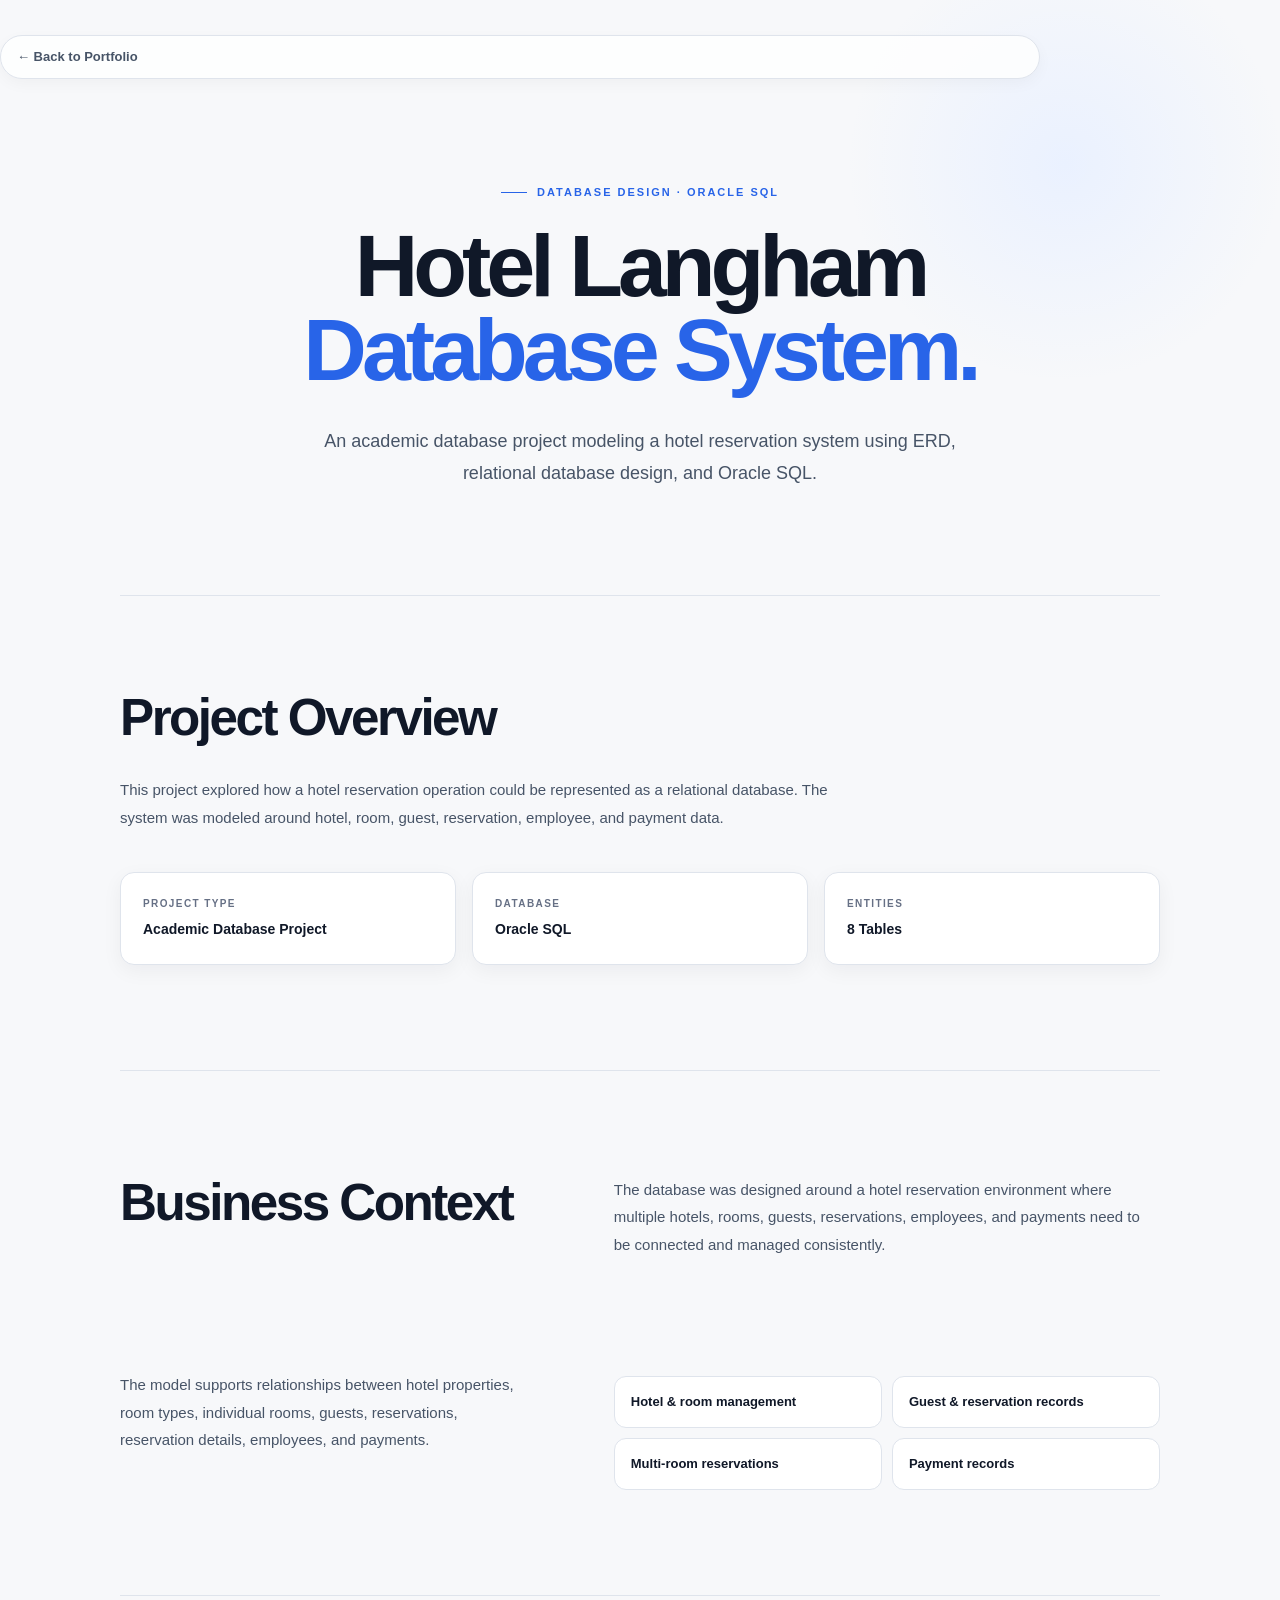
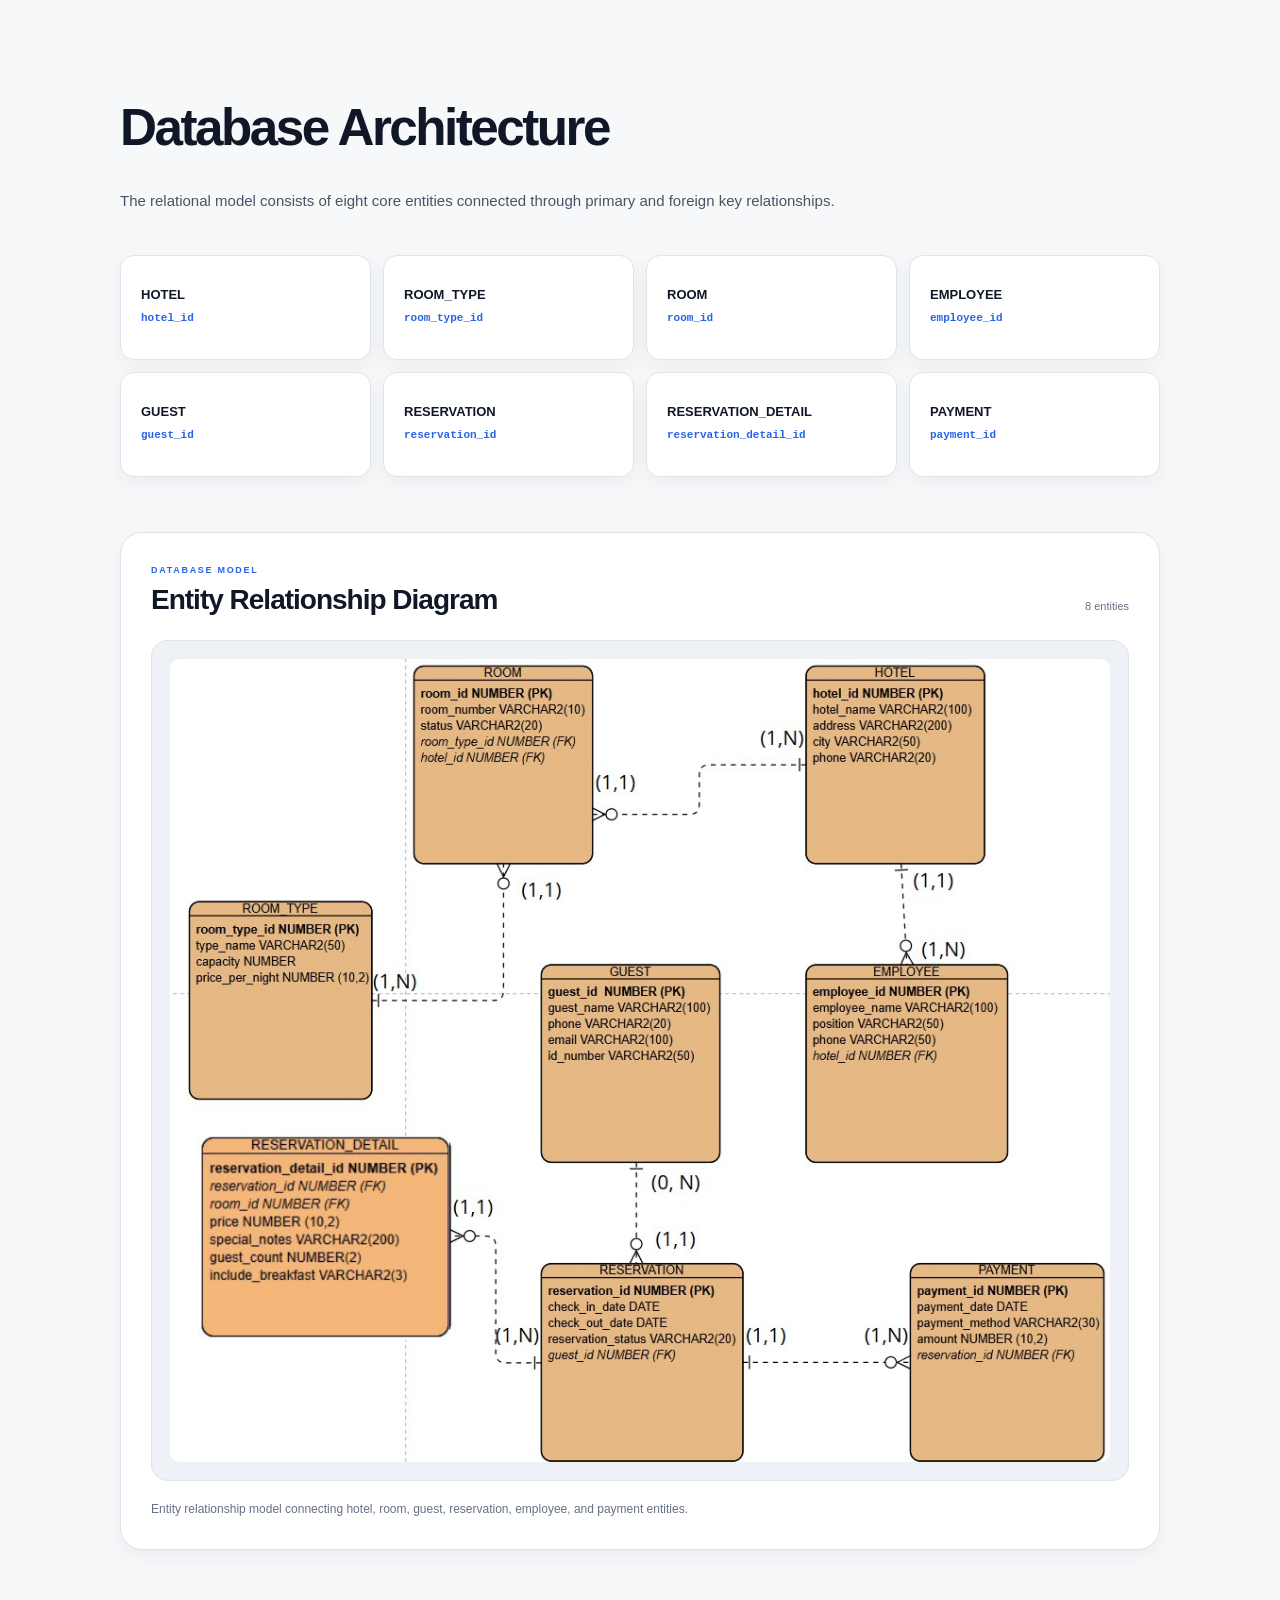
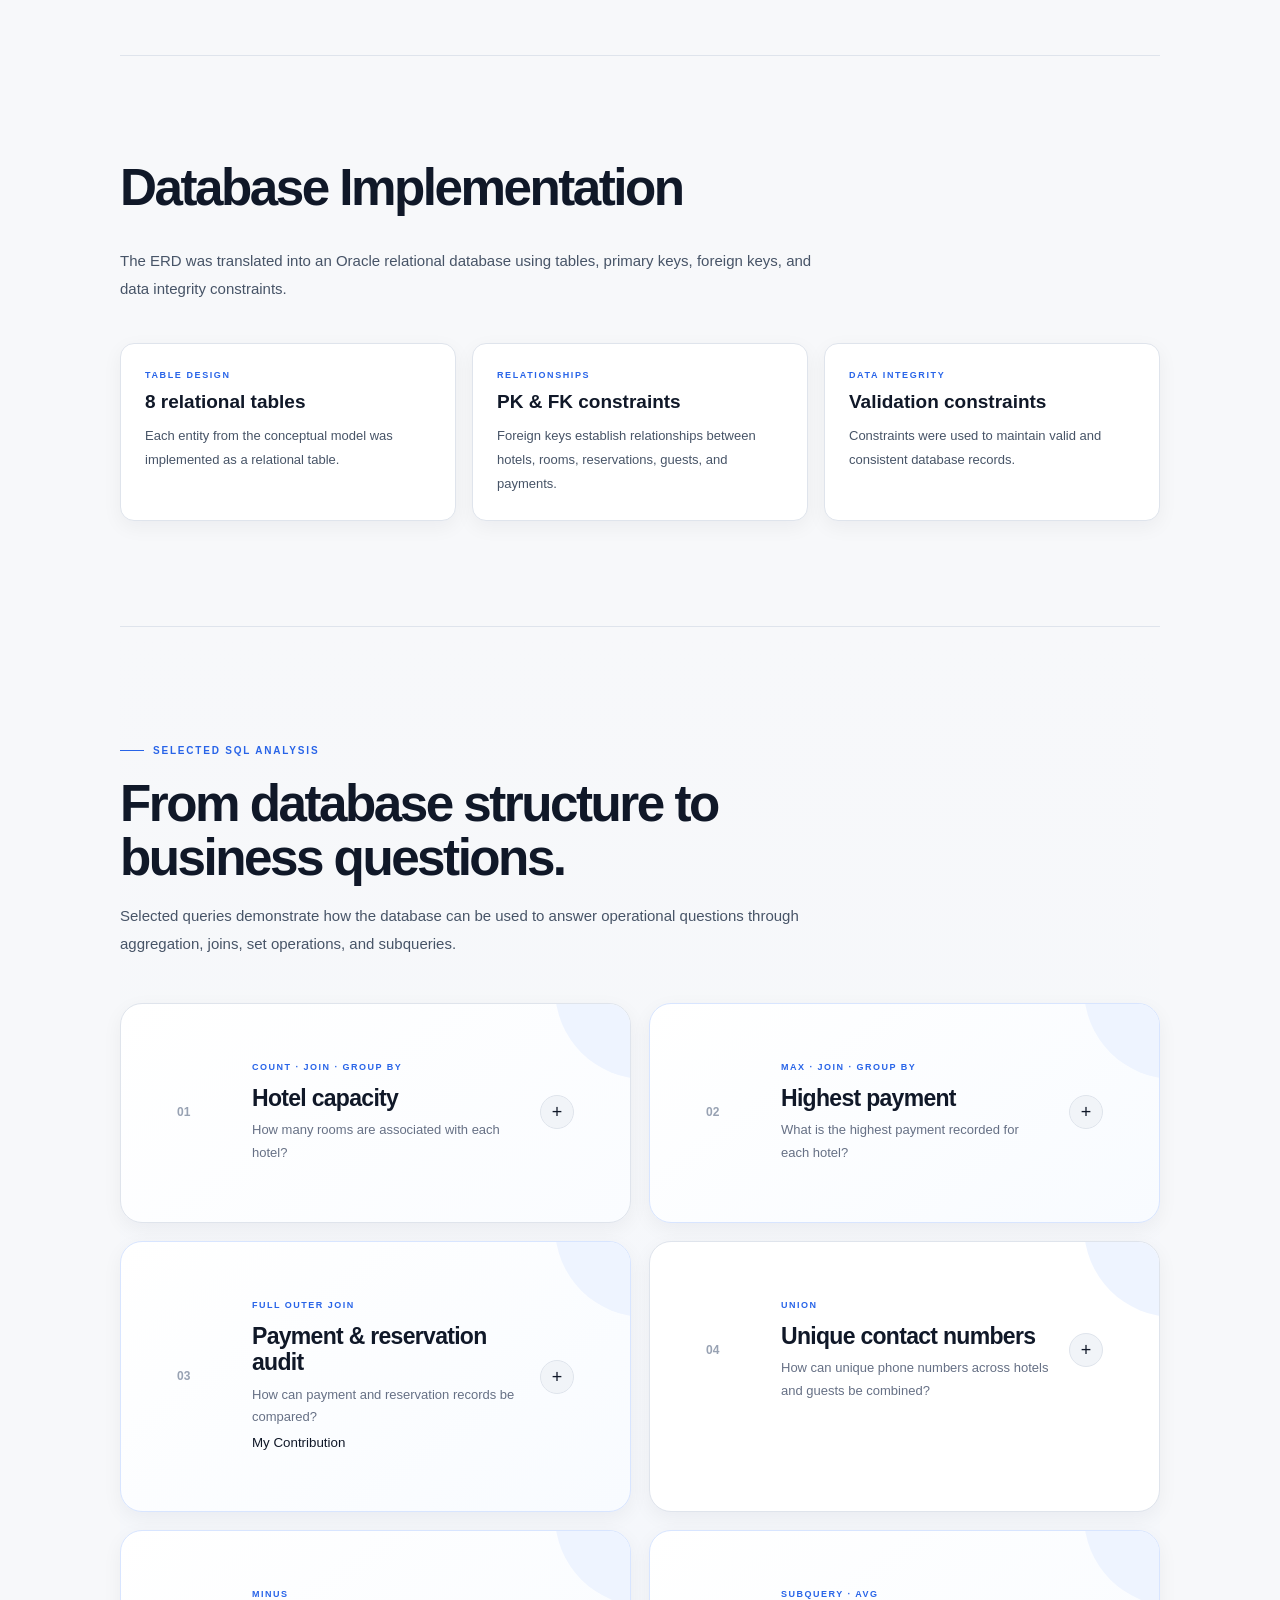
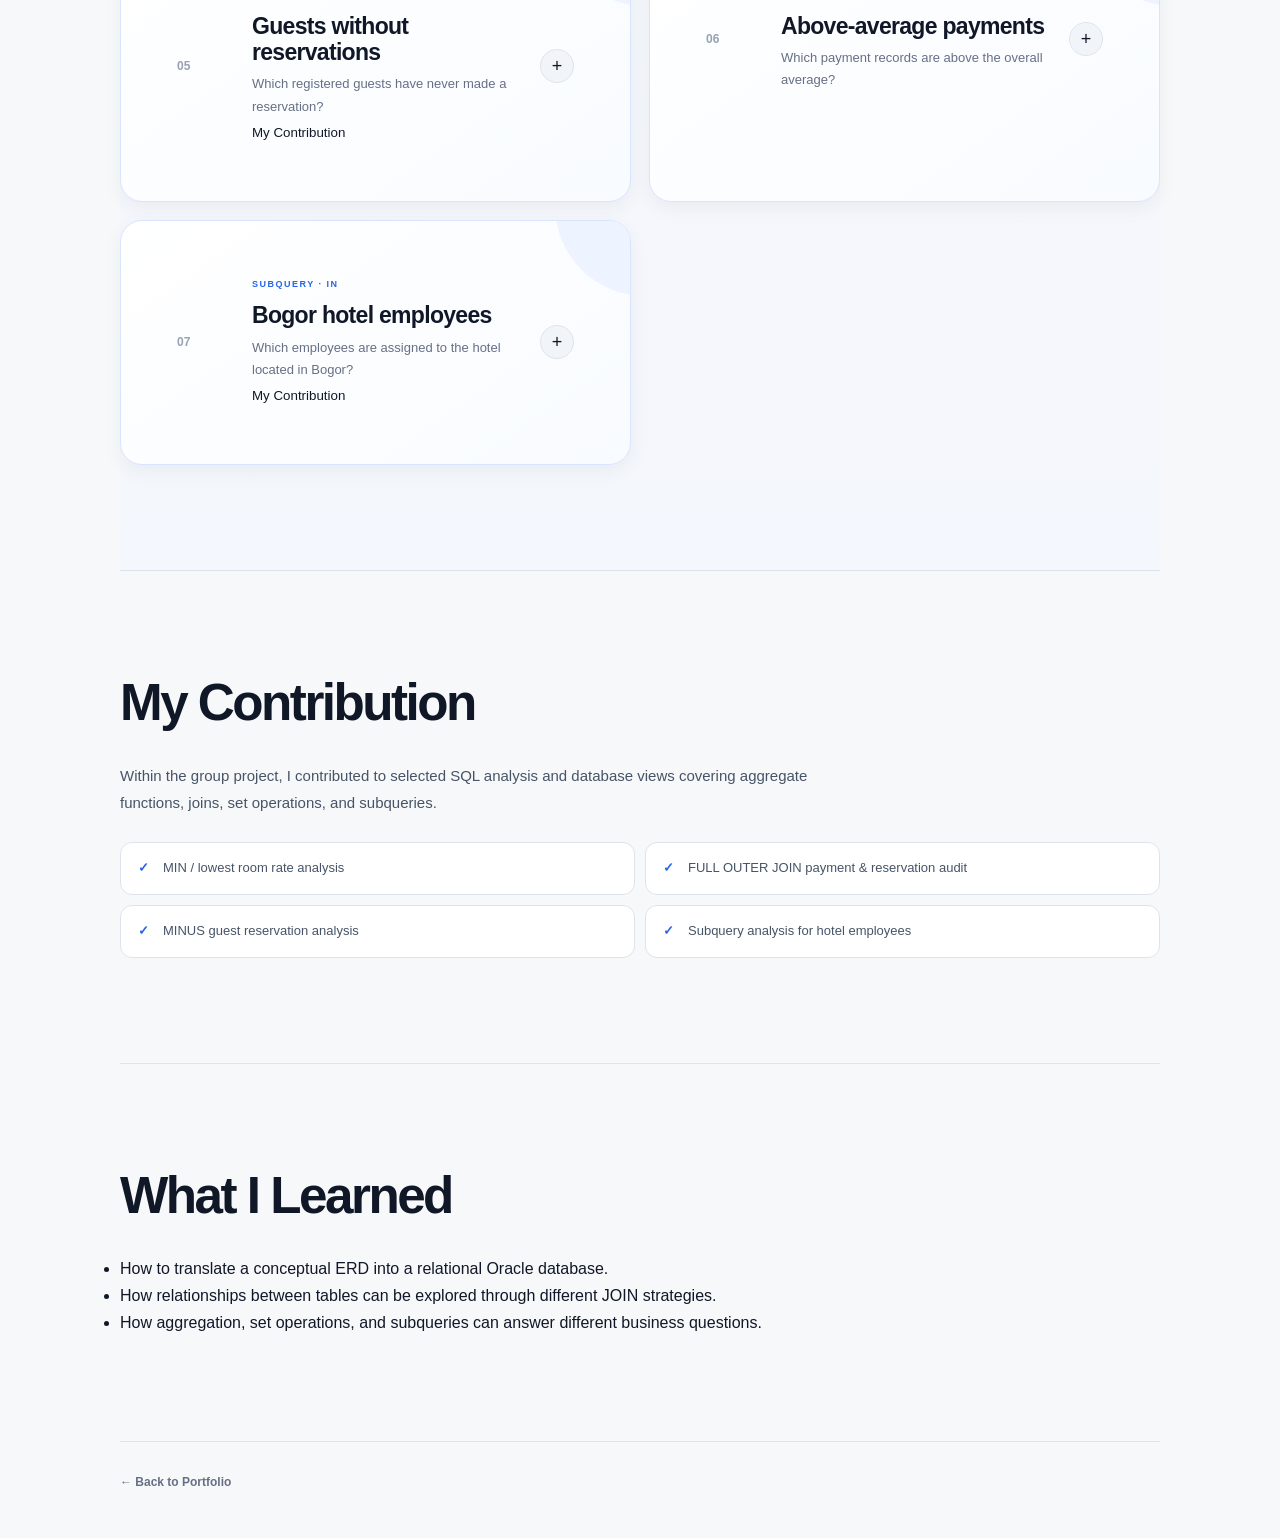
<file: projects/hotel-langham/hotel-langham.html>
<!DOCTYPE html>
<html lang="en">

<head>

    <meta charset="UTF-8">

    <meta
        name="viewport"
        content="width=device-width, initial-scale=1.0"
    >

    <title>
        Hotel Langham Database System | Matthew Davis Tanto
    </title>

    <meta
        name="description"
        content="Academic database design and Oracle SQL project modeled around a hotel reservation system."
    >

    <link
        rel="stylesheet"
        href="hotel-langham.css"
    >

</head>


<body>

    <!-- =========================
         BACK TO PORTFOLIO
    ========================== -->

    <a href="../../index.html">
        ← Back to Portfolio
    </a>


    <!-- =========================
         HERO
    ========================== -->

    <header>

        <div>
            DATABASE DESIGN · ORACLE SQL
        </div>

        <h1>
            Hotel Langham
            <strong>Database System.</strong>
        </h1>

        <p>
            An academic database project modeling a hotel
            reservation system using ERD, relational database
            design, and Oracle SQL.
        </p>

    </header>


    <main>


        <!-- =========================
             PROJECT OVERVIEW
        ========================== -->

        <section>

            <h2>
                Project Overview
            </h2>

            <p>
                This project explored how a hotel reservation
                operation could be represented as a relational
                database. The system was modeled around hotel,
                room, guest, reservation, employee, and payment
                data.
            </p>

            <div>

                <div>

                    <strong>
                        Project Type
                    </strong>

                    <span>
                        Academic Database Project
                    </span>

                </div>


                <div>

                    <strong>
                        Database
                    </strong>

                    <span>
                        Oracle SQL
                    </span>

                </div>


                <div>

                    <strong>
                        Entities
                    </strong>

                    <span>
                        8 Tables
                    </span>

                </div>

            </div>

        </section>


        <!-- =========================
             BUSINESS CONTEXT
        ========================== -->

        <section>

            <h2>
                Business Context
            </h2>

            <p>
                The database was designed around a hotel
                reservation environment where multiple hotels,
                rooms, guests, reservations, employees, and
                payments need to be connected and managed
                consistently.
            </p>

            <p>
                The model supports relationships between hotel
                properties, room types, individual rooms, guests,
                reservations, reservation details, employees,
                and payments.
            </p>

            <ul>

                <li>
                    Hotel & room management
                </li>

                <li>
                    Guest & reservation records
                </li>

                <li>
                    Multi-room reservations
                </li>

                <li>
                    Payment records
                </li>

            </ul>

        </section>


        <!-- =========================
             DATABASE ARCHITECTURE
        ========================== -->

        <section class="database-architecture-section">

            <h2>
                Database Architecture
            </h2>

            <p>
                The relational model consists of eight core
                entities connected through primary and foreign
                key relationships.
            </p>


            <div class="architecture-grid">

                <div>

                    <strong>
                        HOTEL
                    </strong>

                    <span>
                        hotel_id
                    </span>

                </div>


                <div>

                    <strong>
                        ROOM_TYPE
                    </strong>

                    <span>
                        room_type_id
                    </span>

                </div>


                <div>

                    <strong>
                        ROOM
                    </strong>

                    <span>
                        room_id
                    </span>

                </div>


                <div>

                    <strong>
                        EMPLOYEE
                    </strong>

                    <span>
                        employee_id
                    </span>

                </div>


                <div>

                    <strong>
                        GUEST
                    </strong>

                    <span>
                        guest_id
                    </span>

                </div>


                <div>

                    <strong>
                        RESERVATION
                    </strong>

                    <span>
                        reservation_id
                    </span>

                </div>


                <div>

                    <strong>
                        RESERVATION_DETAIL
                    </strong>

                    <span>
                        reservation_detail_id
                    </span>

                </div>


                <div>

                    <strong>
                        PAYMENT
                    </strong>

                    <span>
                        payment_id
                    </span>

                </div>

            </div>


            <!-- =========================
                 ERD
            ========================== -->

            <div class="erd-section">

                <div class="erd-header">

                    <div>

                        <span>
                            DATABASE MODEL
                        </span>

                        <h3>
                            Entity Relationship Diagram
                        </h3>

                    </div>

                    <span>
                        8 entities
                    </span>

                </div>


                <div class="erd-viewer">

                    <img
                        src="images/erd-langham.png"
                        alt="Hotel Langham database Entity Relationship Diagram"
                        loading="lazy"
                    >

                </div>


                <p class="erd-caption">
                    Entity relationship model connecting hotel,
                    room, guest, reservation, employee, and
                    payment entities.
                </p>

            </div>

        </section>


        <!-- =========================
             DATABASE IMPLEMENTATION
        ========================== -->

        <section>

            <h2>
                Database Implementation
            </h2>

            <p>
                The ERD was translated into an Oracle relational
                database using tables, primary keys, foreign keys,
                and data integrity constraints.
            </p>


            <div class="implementation-grid">

                <div>

                    <span>
                        TABLE DESIGN
                    </span>

                    <strong>
                        8 relational tables
                    </strong>

                    <p>
                        Each entity from the conceptual model
                        was implemented as a relational table.
                    </p>

                </div>


                <div>

                    <span>
                        RELATIONSHIPS
                    </span>

                    <strong>
                        PK & FK constraints
                    </strong>

                    <p>
                        Foreign keys establish relationships
                        between hotels, rooms, reservations,
                        guests, and payments.
                    </p>

                </div>


                <div>

                    <span>
                        DATA INTEGRITY
                    </span>

                    <strong>
                        Validation constraints
                    </strong>

                    <p>
                        Constraints were used to maintain
                        valid and consistent database records.
                    </p>

                </div>

            </div>

        </section>


        <!-- =========================
             SELECTED SQL ANALYSIS
        ========================== -->

        <section class="sql-analysis-section">

            <div class="section-intro">

                <span>
                    SELECTED SQL ANALYSIS
                </span>

                <h2>
                    From database structure to
                    business questions.
                </h2>

                <p>
                    Selected queries demonstrate how the database
                    can be used to answer operational questions
                    through aggregation, joins, set operations,
                    and subqueries.
                </p>

            </div>


            <!-- QUERY PLACEHOLDERS -->

            <div class="sql-showcase">

                <!-- QUERY 01 -->

                <details class="sql-card sql-supporting">
                
                    <summary class="sql-card-summary">
                
                        <div class="sql-card-number">
                            01
                        </div>
                
                        <div class="sql-card-preview">
                
                            <span>
                                COUNT · JOIN · GROUP BY
                            </span>
                
                            <h3>
                                Hotel capacity
                            </h3>
                
                            <p>
                                How many rooms are associated
                                with each hotel?
                            </p>
                
                        </div>
                
                        <div class="sql-card-toggle"
                             aria-hidden="true">
                            +
                        </div>
                
                    </summary>
                
                
                    <div class="sql-card-details">
                
                
                        <!-- SQL -->
                
                        <div class="sql-code-block">
                
                            <span class="sql-block-label">
                                SQL
                            </span>
                
                            <pre><code>SELECT h.hotel_name,
                       COUNT(r.room_id) AS TotalRooms
                FROM hotel h
                JOIN room r
                ON h.hotel_id = r.hotel_id
                GROUP BY h.hotel_name;</code></pre>
                
                        </div>
                
                
                        <!-- RESULT -->
                
                        <div class="sql-output-block">
                
                            <span class="sql-block-label">
                                RESULT
                            </span>
                
                            <div class="sql-output-table">
                
                                <div class="sql-output-row sql-output-header">
                                    <span>Hotel</span>
                                    <span>Total Rooms</span>
                                </div>
                
                                <div class="sql-output-row">
                                    <span>The Langham Makassar</span>
                                    <span>1</span>
                                </div>
                
                                <div class="sql-output-row">
                                    <span>The Langham Yogyakarta</span>
                                    <span>1</span>
                                </div>
                
                                <div class="sql-output-row">
                                    <span>The Langham Medan</span>
                                    <span>1</span>
                                </div>
                
                                <div class="sql-output-row">
                                    <span>The Langham Semarang</span>
                                    <span>1</span>
                                </div>
                
                                <div class="sql-output-row">
                                    <span>The Langham Bandung</span>
                                    <span>1</span>
                                </div>
                
                                <div class="sql-output-row">
                                    <span>The Langham Lombok</span>
                                    <span>1</span>
                                </div>
                
                                <div class="sql-output-row">
                                    <span>The Langham Surabaya</span>
                                    <span>1</span>
                                </div>
                
                                <div class="sql-output-row">
                                    <span>The Langham Jakarta Premium</span>
                                    <span>1</span>
                                </div>
                
                                <div class="sql-output-row">
                                    <span>The Langham Bali</span>
                                    <span>1</span>
                                </div>
                
                                <div class="sql-output-row">
                                    <span>The Langham Batam</span>
                                    <span>1</span>
                                </div>
                
                            </div>
                
                        </div>
                
                
                        <!-- INSIGHT -->
                
                        <div class="sql-insight">
                
                            <span class="sql-block-label">
                                WHAT IT SHOWS
                            </span>
                
                            <p>
                                Combines HOTEL and ROOM records using JOIN,
                                then uses COUNT and GROUP BY to calculate
                                the number of room records associated with
                                each hotel.
                            </p>
                
                        </div>
                
                
                        <!-- DATASET NOTE -->
                
                        <div class="sql-note">
                
                            <span>
                                DATASET NOTE
                            </span>
                
                            <p>
                                The academic dataset contains one room record
                                for each hotel, resulting in a count of 1 per
                                branch.
                            </p>
                
                        </div>
                
                    </div>
                
                </details>


                <!-- QUERY 02 -->

                <details class="sql-card featured-sql">
                
                    <summary class="sql-card-summary">
                
                        <div class="sql-card-number">
                            02
                        </div>
                
                        <div class="sql-card-preview">
                
                            <span>
                                MAX · JOIN · GROUP BY
                            </span>
                
                            <h3>
                                Highest payment
                            </h3>
                
                            <p>
                                What is the highest payment
                                recorded for each hotel?
                            </p>
                
                        </div>
                
                        <div class="sql-card-toggle"
                             aria-hidden="true">
                            +
                        </div>
                
                    </summary>
                
                
                    <div class="sql-card-details">
                
                
                        <!-- SQL -->
                
                        <div class="sql-code-block">
                
                            <span class="sql-block-label">
                                SQL
                            </span>
                
                            <pre><code>SELECT h.hotel_name,
                       MAX(p.amount) AS HighestPayment
                FROM hotel h
                JOIN room rm
                ON h.hotel_id = rm.hotel_id
                JOIN reservation_detail rd
                ON rm.room_id = rd.room_id
                JOIN reservation r
                ON rd.reservation_id = r.reservation_id
                JOIN payment p
                ON r.reservation_id = p.reservation_id
                GROUP BY h.hotel_name;</code></pre>
                
                        </div>
                
                
                        <!-- RESULT -->
                
                        <div class="sql-output-block">
                
                            <span class="sql-block-label">
                                RESULT
                            </span>
                
                            <div class="sql-output-table">
                
                                <div class="sql-output-row sql-output-header">
                
                                    <span>
                                        Hotel
                                    </span>
                
                                    <span>
                                        Highest Payment
                                    </span>
                
                                </div>
                
                
                                <div class="sql-output-row">
                
                                    <span>
                                        The Langham Makassar
                                    </span>
                
                                    <span>
                                        10,000,000
                                    </span>
                
                                </div>
                
                
                                <div class="sql-output-row">
                
                                    <span>
                                        The Langham Yogyakarta
                                    </span>
                
                                    <span>
                                        4,200,000
                                    </span>
                
                                </div>
                
                
                                <div class="sql-output-row">
                
                                    <span>
                                        The Langham Medan
                                    </span>
                
                                    <span>
                                        5,200,000
                                    </span>
                
                                </div>
                
                
                                <div class="sql-output-row">
                
                                    <span>
                                        The Langham Semarang
                                    </span>
                
                                    <span>
                                        3,200,000
                                    </span>
                
                                </div>
                
                
                                <div class="sql-output-row">
                
                                    <span>
                                        The Langham Bandung
                                    </span>
                
                                    <span>
                                        3,500,000
                                    </span>
                
                                </div>
                
                
                                <div class="sql-output-row">
                
                                    <span>
                                        The Langham Lombok
                                    </span>
                
                                    <span>
                                        2,500,000
                                    </span>
                
                                </div>
                
                
                                <div class="sql-output-row">
                
                                    <span>
                                        The Langham Surabaya
                                    </span>
                
                                    <span>
                                        2,800,000
                                    </span>
                
                                </div>
                
                
                                <div class="sql-output-row">
                
                                    <span>
                                        The Langham Bali
                                    </span>
                
                                    <span>
                                        2,800,000
                                    </span>
                
                                </div>
                
                
                                <div class="sql-output-row">
                
                                    <span>
                                        The Langham Batam
                                    </span>
                
                                    <span>
                                        12,000,000
                                    </span>
                
                                </div>
                
                            </div>
                
                        </div>
                
                
                        <!-- INSIGHT -->
                
                        <div class="sql-insight">
                
                            <span class="sql-block-label">
                                WHAT IT SHOWS
                            </span>
                
                            <p>
                                Combines five related tables through JOINs,
                                then uses MAX and GROUP BY to identify the
                                highest recorded payment for each hotel.
                            </p>
                
                        </div>
                
                
                        <!-- CONTRIBUTION NOTE -->
                
                        <div class="sql-note">
                
                            <span>
                                TECHNICAL NOTE
                            </span>
                
                            <p>
                                The query follows the relationship path from
                                HOTEL to ROOM, RESERVATION_DETAIL, RESERVATION,
                                and finally PAYMENT.
                            </p>
                
                        </div>
                
                    </div>
                
                </details>


                <!-- QUERY 03 -->

                <details class="sql-card featured-sql">
                
                    <summary class="sql-card-summary">
                
                        <div class="sql-card-number">
                            03
                        </div>
                
                        <div class="sql-card-preview">
                
                            <span>
                                FULL OUTER JOIN
                            </span>
                
                            <h3>
                                Payment & reservation audit
                            </h3>
                
                            <p>
                                How can payment and reservation
                                records be compared?
                            </p>
                
                            <small>
                                My Contribution
                            </small>
                
                        </div>
                
                        <div class="sql-card-toggle"
                             aria-hidden="true">
                            +
                        </div>
                
                    </summary>
                
                
                    <div class="sql-card-details">
                
                
                        <!-- SQL -->
                
                        <div class="sql-code-block">
                
                            <span class="sql-block-label">
                                SQL
                            </span>
                
                            <pre><code>SELECT p.payment_id,
                       r.reservation_id
                FROM payment p
                FULL OUTER JOIN reservation r
                ON p.reservation_id = r.reservation_id;</code></pre>
                
                        </div>
                
                
                        <!-- RESULT -->
                
                        <div class="sql-output-block">
                
                            <span class="sql-block-label">
                                RESULT
                            </span>
                
                            <div class="sql-output-table">
                
                                <div class="sql-output-row sql-output-header">
                
                                    <span>
                                        Payment ID
                                    </span>
                
                                    <span>
                                        Reservation ID
                                    </span>
                
                                </div>
                
                
                                <div class="sql-output-row">
                                    <span>PAY001</span>
                                    <span>RSV001</span>
                                </div>
                
                                <div class="sql-output-row">
                                    <span>PAY002</span>
                                    <span>RSV002</span>
                                </div>
                
                                <div class="sql-output-row">
                                    <span>PAY003</span>
                                    <span>RSV003</span>
                                </div>
                
                                <div class="sql-output-row">
                                    <span>PAY004</span>
                                    <span>RSV004</span>
                                </div>
                
                                <div class="sql-output-row">
                                    <span>PAY005</span>
                                    <span>RSV005</span>
                                </div>
                
                                <div class="sql-output-row">
                                    <span>PAY006</span>
                                    <span>RSV006</span>
                                </div>
                
                                <div class="sql-output-row">
                                    <span>PAY007</span>
                                    <span>RSV007</span>
                                </div>
                
                                <div class="sql-output-row">
                                    <span>PAY008</span>
                                    <span>RSV008</span>
                                </div>
                
                                <div class="sql-output-row">
                                    <span>PAY009</span>
                                    <span>RSV009</span>
                                </div>
                
                                <div class="sql-output-row">
                                    <span>PAY010</span>
                                    <span>RSV010</span>
                                </div>
                
                            </div>
                
                        </div>
                
                
                        <!-- INSIGHT -->
                
                        <div class="sql-insight">
                
                            <span class="sql-block-label">
                                WHAT IT SHOWS
                            </span>
                
                            <p>
                                Compares payment and reservation records
                                through their shared reservation ID using
                                a FULL OUTER JOIN.
                            </p>
                
                        </div>
                
                
                        <!-- DATASET OBSERVATION -->
                
                        <div class="sql-note">
                
                            <span>
                                DATASET OBSERVATION
                            </span>
                
                            <p>
                                All payment records in the current dataset
                                have a corresponding reservation record,
                                so no unmatched rows appear in the result.
                            </p>
                
                        </div>
                
                    </div>
                
                </details>


                <!-- QUERY 04 -->

                <details class="sql-card">
                
                    <summary class="sql-card-summary">
                
                        <div class="sql-card-number">
                            04
                        </div>
                
                        <div class="sql-card-preview">
                
                            <span>
                                UNION
                            </span>
                
                            <h3>
                                Unique contact numbers
                            </h3>
                
                            <p>
                                How can unique phone numbers
                                across hotels and guests be combined?
                            </p>
                
                        </div>
                
                        <div class="sql-card-toggle"
                             aria-hidden="true">
                            +
                        </div>
                
                    </summary>
                
                
                    <div class="sql-card-details">
                
                
                        <!-- SQL -->
                
                        <div class="sql-code-block">
                
                            <span class="sql-block-label">
                                SQL
                            </span>
                
                            <pre><code>SELECT phone
                FROM hotel
                
                UNION
                
                SELECT phone
                FROM guest;</code></pre>
                
                        </div>
                
                
                        <!-- RESULT -->
                
                        <div class="sql-output-block">
                
                            <span class="sql-block-label">
                                RESULT
                            </span>
                
                            <div class="sql-output-table">
                
                                <div class="sql-output-row sql-output-header">
                
                                    <span>
                                        Phone
                                    </span>
                
                                    <span>
                                        Source
                                    </span>
                
                                </div>
                
                
                                <div class="sql-output-row">
                
                                    <span>
                                        02188888001
                                    </span>
                
                                    <span>
                                        Hotel
                                    </span>
                
                                </div>
                
                                <div class="sql-output-row">
                
                                    <span>
                                        02288888004
                                    </span>
                
                                    <span>
                                        Hotel
                                    </span>
                
                                </div>
                
                                <div class="sql-output-row">
                
                                    <span>
                                        02488888008
                                    </span>
                
                                    <span>
                                        Hotel
                                    </span>
                
                                </div>
                
                                <div class="sql-output-row">
                
                                    <span>
                                        02748888005
                                    </span>
                
                                    <span>
                                        Hotel
                                    </span>
                
                                </div>
                
                                <div class="sql-output-row">
                
                                    <span>
                                        03188888003
                                    </span>
                
                                    <span>
                                        Hotel
                                    </span>
                
                                </div>
                
                                <div class="sql-output-row">
                
                                    <span>
                                        03618889999
                                    </span>
                
                                    <span>
                                        Hotel
                                    </span>
                
                                </div>
                
                                <div class="sql-output-row">
                
                                    <span>
                                        03708888009
                                    </span>
                
                                    <span>
                                        Hotel
                                    </span>
                
                                </div>
                
                                <div class="sql-output-row">
                
                                    <span>
                                        04118888007
                                    </span>
                
                                    <span>
                                        Hotel
                                    </span>
                
                                </div>
                
                                <div class="sql-output-row">
                
                                    <span>
                                        06188888006
                                    </span>
                
                                    <span>
                                        Hotel
                                    </span>
                
                                </div>
                
                                <div class="sql-output-row">
                
                                    <span>
                                        07788888010
                                    </span>
                
                                    <span>
                                        Hotel
                                    </span>
                
                                </div>
                
                            </div>
                
                        </div>
                
                
                        <!-- INSIGHT -->
                
                        <div class="sql-insight">
                
                            <span class="sql-block-label">
                                WHAT IT SHOWS
                            </span>
                
                            <p>
                                Combines phone numbers stored in the hotel
                                and guest tables into a single contact list.
                                UNION removes duplicate values from the
                                combined result.
                            </p>
                
                        </div>
                
                
                        <!-- DATASET NOTE -->
                
                        <div class="sql-note">
                
                            <span>
                                DATASET NOTE
                            </span>
                
                            <p>
                                The displayed rows represent the beginning
                                of the result set. The original query output
                                contains more than ten rows.
                            </p>
                
                        </div>
                
                    </div>
                
                </details>


                <!-- QUERY 05 -->

                <details class="sql-card featured-sql">
                
                    <summary class="sql-card-summary">
                
                        <div class="sql-card-number">
                            05
                        </div>
                
                        <div class="sql-card-preview">
                
                            <span>
                                MINUS
                            </span>
                
                            <h3>
                                Guests without reservations
                            </h3>
                
                            <p>
                                Which registered guests have never
                                made a reservation?
                            </p>
                
                            <small>
                                My Contribution
                            </small>
                
                        </div>
                
                        <div class="sql-card-toggle"
                             aria-hidden="true">
                            +
                        </div>
                
                    </summary>
                
                
                    <div class="sql-card-details">
                
                
                        <!-- SQL -->
                
                        <div class="sql-code-block">
                
                            <span class="sql-block-label">
                                SQL
                            </span>
                
                            <pre><code>SELECT guest_id
                FROM guest
                
                MINUS
                
                SELECT guest_id
                FROM reservation;</code></pre>
                
                        </div>
                
                
                        <!-- RESULT -->
                
                        <div class="sql-output-block">
                
                            <span class="sql-block-label">
                                RESULT
                            </span>
                
                            <div class="sql-output-table">
                
                                <div class="sql-output-row sql-output-header">
                
                                    <span>
                                        Guest ID
                                    </span>
                
                                </div>
                
                
                                <div class="sql-output-row">
                
                                    <span>
                                        GST011
                                    </span>
                
                                </div>
                
                            </div>
                
                        </div>
                
                
                        <!-- INSIGHT -->
                
                        <div class="sql-insight">
                
                            <span class="sql-block-label">
                                WHAT IT SHOWS
                            </span>
                
                            <p>
                                Identifies registered guests whose IDs
                                do not appear in the reservation table.
                                This allows the system to identify guests
                                who have not yet made a reservation.
                            </p>
                
                        </div>
                
                
                        <!-- CONTRIBUTION -->
                
                        <div class="sql-contribution">
                
                            <span>
                                MY CONTRIBUTION
                            </span>
                
                            <p>
                                I implemented this view using the MINUS
                                set operator to compare guest records
                                against reservation records.
                            </p>
                
                        </div>
                
                    </div>
                
                </details>


                <!-- QUERY 06 -->

                <details class="sql-card featured-sql">
                
                    <summary class="sql-card-summary">
                
                        <div class="sql-card-number">
                            06
                        </div>
                
                        <div class="sql-card-preview">
                
                            <span>
                                SUBQUERY · AVG
                            </span>
                
                            <h3>
                                Above-average payments
                            </h3>
                
                            <p>
                                Which payment records are above
                                the overall average?
                            </p>
                
                        </div>
                
                        <div class="sql-card-toggle"
                             aria-hidden="true">
                            +
                        </div>
                
                    </summary>
                
                
                    <div class="sql-card-details">
                
                
                        <!-- SQL -->
                
                        <div class="sql-code-block">
                
                            <span class="sql-block-label">
                                SQL
                            </span>
                
                            <pre><code>SELECT payment_id,
                       amount
                FROM payment
                WHERE amount >
                (
                    SELECT AVG(amount)
                    FROM payment
                );</code></pre>
                
                        </div>
                
                
                        <!-- RESULT -->
                
                        <div class="sql-output-block">
                
                            <span class="sql-block-label">
                                RESULT
                            </span>
                
                            <div class="sql-output-table">
                
                                <div class="sql-output-row sql-output-header">
                
                                    <span>
                                        Payment ID
                                    </span>
                
                                    <span>
                                        Amount
                                    </span>
                
                                </div>
                
                
                                <div class="sql-output-row">
                
                                    <span>
                                        PAY006
                                    </span>
                
                                    <span>
                                        5,200,000
                                    </span>
                
                                </div>
                
                
                                <div class="sql-output-row">
                
                                    <span>
                                        PAY007
                                    </span>
                
                                    <span>
                                        10,000,000
                                    </span>
                
                                </div>
                
                
                                <div class="sql-output-row">
                
                                    <span>
                                        PAY010
                                    </span>
                
                                    <span>
                                        12,000,000
                                    </span>
                
                                </div>
                
                            </div>
                
                        </div>
                
                
                        <!-- INSIGHT -->
                
                        <div class="sql-insight">
                
                            <span class="sql-block-label">
                                WHAT IT SHOWS
                            </span>
                
                            <p>
                                Calculates the overall average payment
                                using a subquery, then returns only
                                payment records whose amount is higher
                                than that average.
                            </p>
                
                        </div>
                
                
                        <!-- TECHNICAL NOTE -->
                
                        <div class="sql-note">
                
                            <span>
                                TECHNICAL NOTE
                            </span>
                
                            <p>
                                AVG() is calculated inside the subquery
                                and its single result is used as the
                                comparison threshold in the outer query.
                            </p>
                
                        </div>
                
                    </div>
                
                </details>


                <!-- QUERY 07 -->

                <details class="sql-card featured-sql">
                
                    <summary class="sql-card-summary">
                
                        <div class="sql-card-number">
                            07
                        </div>
                
                        <div class="sql-card-preview">
                
                            <span>
                                SUBQUERY · IN
                            </span>
                
                            <h3>
                                Bogor hotel employees
                            </h3>
                
                            <p>
                                Which employees are assigned to
                                the hotel located in Bogor?
                            </p>
                
                            <small>
                                My Contribution
                            </small>
                
                        </div>
                
                        <div class="sql-card-toggle"
                             aria-hidden="true">
                            +
                        </div>
                
                    </summary>
                
                
                    <div class="sql-card-details">
                
                
                        <!-- SQL -->
                
                        <div class="sql-code-block">
                
                            <span class="sql-block-label">
                                SQL
                            </span>
                
                            <pre><code>SELECT employee_name,
                       position
                FROM employee
                WHERE hotel_id IN
                (
                    SELECT hotel_id
                    FROM hotel
                    WHERE city = 'Bogor'
                );</code></pre>
                
                        </div>
                
                
                        <!-- RESULT -->
                
                        <div class="sql-output-block">
                
                            <span class="sql-block-label">
                                RESULT
                            </span>
                
                            <div class="sql-output-table">
                
                                <div class="sql-output-row sql-output-header">
                
                                    <span>
                                        Employee
                                    </span>
                
                                    <span>
                                        Position
                                    </span>
                
                                </div>
                
                
                                <div class="sql-output-row">
                
                                    <span>
                                        Michael Tan Wijaya
                                    </span>
                
                                    <span>
                                        General Manager
                                    </span>
                
                                </div>
                
                            </div>
                
                        </div>
                
                
                        <!-- INSIGHT -->
                
                        <div class="sql-insight">
                
                            <span class="sql-block-label">
                                WHAT IT SHOWS
                            </span>
                
                            <p>
                                Uses a subquery to first identify the
                                hotel located in Bogor, then retrieves
                                employees assigned to that hotel through
                                the matching hotel ID.
                            </p>
                
                        </div>
                
                
                        <!-- CONTRIBUTION -->
                
                        <div class="sql-contribution">
                
                            <span>
                                MY CONTRIBUTION
                            </span>
                
                            <p>
                                I implemented this query using an IN
                                subquery to connect hotel location
                                information with employee records.
                            </p>
                
                        </div>
                
                    </div>
                
                </details>

            </div>

        </section>


        <!-- =========================
             MY CONTRIBUTION
        ========================== -->

        <section>

            <h2>
                My Contribution
            </h2>

            <p>
                Within the group project, I contributed to selected
                SQL analysis and database views covering aggregate
                functions, joins, set operations, and subqueries.
            </p>

            <ul>

                <li>
                    MIN / lowest room rate analysis
                </li>

                <li>
                    FULL OUTER JOIN payment & reservation audit
                </li>

                <li>
                    MINUS guest reservation analysis
                </li>

                <li>
                    Subquery analysis for hotel employees
                </li>

            </ul>

        </section>


        <!-- =========================
             WHAT I LEARNED
        ========================== -->

        <section>

            <h2>
                What I Learned
            </h2>

            <ul>

                <li>
                    How to translate a conceptual ERD into
                    a relational Oracle database.
                </li>

                <li>
                    How relationships between tables can be
                    explored through different JOIN strategies.
                </li>

                <li>
                    How aggregation, set operations, and
                    subqueries can answer different business
                    questions.
                </li>

            </ul>

        </section>


    </main>


    <!-- =========================
         FOOTER
    ========================== -->

    <footer>

        <a href="../../index.html">
            ← Back to Portfolio
        </a>

    </footer>


    <script src="hotel-langham.js"></script>

</body>

</html>
</file>
<file: style.css>
/* =========================================================
   MATTHEW DAVIS TANTO — PORTFOLIO
   FINAL GLOBAL STYLE
   ========================================================= */

/* =========================================================
   1. FONT
   ========================================================= */

@import url('https://fonts.googleapis.com/css2?family=Inter:wght@400;500;600;700;800&display=swap');


/* =========================================================
   2. DESIGN TOKENS
   ========================================================= */

:root {

    --bg: #f7f8fa;
    --surface: #ffffff;
    --surface-soft: #f1f4f8;

    --text: #101828;
    --text-soft: #475467;
    --text-muted: #667085;

    --accent: #2864e8;
    --accent-dark: #1d4ed8;
    --accent-soft: #eef4ff;

    --border: #dfe4ec;
    --border-dark: #cbd5df;

    --dark: #101828;
    --dark-soft: #17233f;

    --green: #22c55e;

    --container: 1100px;

    --radius-sm: 8px;
    --radius-md: 14px;
    --radius-lg: 20px;
    --radius-pill: 999px;

    --shadow-sm:
        0 4px 15px rgba(16, 24, 40, 0.05);

    --shadow-md:
        0 15px 40px rgba(16, 24, 40, 0.08);

    --shadow-lg:
        0 25px 70px rgba(16, 24, 40, 0.13);

    --transition: 0.28s cubic-bezier(0.2, 0.7, 0.2, 1);
}


/* =========================================================
   3. RESET
   ========================================================= */

* {
    margin: 0;
    padding: 0;
    box-sizing: border-box;
}

html {
    scroll-behavior: smooth;
}

body {
    font-family: "Inter", sans-serif;
    background: var(--bg);
    color: var(--text);
    line-height: 1.6;
    -webkit-font-smoothing: antialiased;
    overflow-x: hidden;
}

a {
    color: inherit;
    text-decoration: none;
}

img {
    display: block;
    max-width: 100%;
}

button,
input,
textarea {
    font-family: inherit;
}


/* =========================================================
   4. GLOBAL CONTAINER
   ========================================================= */

.nav-container,
.hero-container,
.section,
.footer-container {
    width: min(var(--container), calc(100% - 50px));
    margin: 0 auto;
}


/* =========================================================
   5. NAVBAR
   ========================================================= */

.navbar {
    position: sticky;
    top: 0;
    z-index: 1000;

    height: 70px;

    background: rgba(247, 248, 250, 0.86);

    backdrop-filter: blur(18px);
    -webkit-backdrop-filter: blur(18px);

    border-bottom: 1px solid rgba(223, 228, 236, 0.8);
}

.nav-container {
    height: 100%;

    display: flex;
    align-items: center;
    justify-content: space-between;
}


/* =========================================================
   LOGO
   ========================================================= */

.logo {
    position: relative;

    font-size: 21px;
    font-weight: 800;

    letter-spacing: -0.8px;

    transition:
        transform var(--transition),
        color var(--transition);
}

.logo span {
    color: var(--accent);
}

.logo:hover {
    transform: translateY(-2px);
}


/* =========================================================
   NAV LINKS
   ========================================================= */

.nav-links {
    display: flex;
    align-items: center;
    gap: 36px;
}

.nav-links a {
    position: relative;

    padding: 8px 0;

    font-size: 13px;
    font-weight: 500;

    color: var(--text-soft);

    transition:
        color var(--transition),
        transform var(--transition);
}


/* Animated underline */

.nav-links a::after {
    content: "";

    position: absolute;

    left: 50%;
    bottom: -2px;

    width: 0;
    height: 2px;

    border-radius: 10px;

    background: var(--accent);

    transform: translateX(-50%);

    transition:
        width var(--transition),
        box-shadow var(--transition);
}

.nav-links a:hover {
    color: var(--text);
    transform: translateY(-2px);
}

.nav-links a:hover::after {
    width: 100%;

    box-shadow:
        0 2px 8px rgba(40, 100, 232, 0.35);
}


/* =========================================================
   NAV BUTTON
   ========================================================= */

.nav-button {
    display: inline-flex;
    align-items: center;
    gap: 7px;

    padding: 10px 18px;

    border: 1px solid var(--border-dark);
    border-radius: var(--radius-pill);

    background: var(--surface);

    font-size: 12px;
    font-weight: 600;

    transition:
        transform var(--transition),
        background var(--transition),
        color var(--transition),
        border-color var(--transition),
        box-shadow var(--transition);
}

.nav-button span {
    transition: transform var(--transition);
}

.nav-button:hover {
    background: var(--accent);
    border-color: var(--accent);
    color: white;

    transform: translateY(-3px);

    box-shadow:
        0 10px 25px rgba(40, 100, 232, 0.22);
}

.nav-button:hover span {
    transform: translate(2px, -2px);
}


/* =========================================================
   6. HERO
   ========================================================= */

.hero {
    min-height: calc(100vh - 70px);

    display: flex;
    align-items: center;

    position: relative;

    overflow: hidden;
}


/* Background glow */

.hero::before {
    content: "";

    position: absolute;

    width: 560px;
    height: 560px;

    right: -270px;
    top: -280px;

    border-radius: 50%;

    background: #eef4ff;

    filter: blur(5px);

    opacity: 0.95;

    pointer-events: none;
}


/* =========================================================
   HERO CONTAINER
   ========================================================= */

.hero-container {
    display: grid;

    grid-template-columns: 1.1fr 0.9fr;

    align-items: center;

    gap: 60px;

    padding: 90px 0;
}


/* =========================================================
   HERO CONTENT
   ========================================================= */

.hero-content {
    position: relative;
    z-index: 2;
}


/* Eyebrow */

.eyebrow {
    display: flex;
    align-items: center;

    gap: 10px;

    color: var(--accent);

    font-size: 11px;
    font-weight: 700;

    letter-spacing: 2px;

    margin-bottom: 22px;
}

.eyebrow span {
    width: 27px;
    height: 1px;

    background: var(--accent);
}


/* =========================================================
   HERO HEADING
   ========================================================= */

.hero h1 {
    font-size: clamp(70px, 7vw, 105px);

    line-height: 0.9;

    letter-spacing: -6px;

    font-weight: 800;

    margin-bottom: 35px;
}

.hero h1 strong {
    display: block;

    color: var(--accent);

    font-weight: 800;
}


/* =========================================================
   HERO DESCRIPTION
   ========================================================= */

.hero-description {
    max-width: 570px;

    font-size: 17px;

    color: #526071;

    line-height: 1.7;

    margin-bottom: 34px;
}


/* =========================================================
   HERO BUTTONS
   ========================================================= */

.hero-buttons {
    display: flex;
    gap: 12px;

    flex-wrap: wrap;
}

.button {
    display: inline-flex;

    align-items: center;
    justify-content: center;

    gap: 9px;

    padding: 13px 21px;

    border-radius: var(--radius-pill);

    font-size: 14px;
    font-weight: 600;

    transition:
        transform var(--transition),
        box-shadow var(--transition),
        background var(--transition),
        border-color var(--transition),
        color var(--transition);
}

.button span {
    transition: transform var(--transition);
}

.button:hover {
    transform: translateY(-4px);
}

.button:hover span {
    transform: translate(3px, -3px);
}


/* Primary */

.button.primary {
    background: var(--accent);

    color: white;

    box-shadow:
        0 12px 25px rgba(40, 100, 232, 0.22);
}

.button.primary:hover {
    background: var(--accent-dark);

    box-shadow:
        0 18px 35px rgba(40, 100, 232, 0.30);
}


/* Secondary */

.button.secondary {
    background: white;

    border: 1px solid var(--border-dark);
}

.button.secondary:hover {
    color: var(--accent);

    border-color: var(--accent);

    box-shadow:
        0 10px 25px rgba(16, 24, 40, 0.08);
}


/* =========================================================
   7. HERO VISUAL
   ========================================================= */

.hero-visual {
    min-height: 500px;

    position: relative;

    display: flex;

    align-items: center;
    justify-content: center;
}


/* Soft glow */

.visual-glow {
    position: absolute;

    width: 380px;
    height: 380px;

    border-radius: 50%;

    background:
        radial-gradient(
            circle,
            #dbe8ff 0%,
            #edf3ff 48%,
            transparent 72%
        );

    opacity: 0.95;

    pointer-events: none;
}


/* Decorative rings */

.hero-visual::before,
.hero-visual::after {
    content: "";

    position: absolute;

    border-radius: 50%;

    border: 1px solid #d5e2fb;

    pointer-events: none;
}

.hero-visual::before {
    width: 370px;
    height: 370px;
}

.hero-visual::after {
    width: 285px;
    height: 285px;
}


/* =========================================================
   PHOTO FRAME
   Clean circular profile frame
   ========================================================= */

.photo-ring {
    width: 340px;
    height: 340px;

    position: relative;

    z-index: 3;

    overflow: hidden;

    border-radius: 50%;

    background: #e7ebf2;

    border: 8px solid rgba(255, 255, 255, 0.95);

    box-shadow:
        0 25px 70px rgba(16, 24, 40, 0.16),
        0 0 0 1px rgba(16, 24, 40, 0.04);

    transition:
        transform 0.45s cubic-bezier(0.2, 0.7, 0.2, 1),
        box-shadow 0.45s ease;
}

.photo-ring:hover {
    transform: translateY(-7px) scale(1.015);

    box-shadow:
        0 35px 85px rgba(16, 24, 40, 0.20),
        0 0 0 1px rgba(40, 100, 232, 0.10);
}

.photo-ring img {
    width: 100%;
    height: 100%;

    object-fit: cover;

    object-position: center top;
}


/* =========================================================
   STATUS CARD
   Positioned away from face
   ========================================================= */

.status-card {
    position: absolute;

    z-index: 5;

    right: 10px;
    bottom: 35px;

    width: 225px;

    padding: 21px;

    background: rgba(255, 255, 255, 0.96);

    border: 1px solid #e3e7ee;

    border-radius: 16px;

    box-shadow:
        0 20px 50px rgba(16, 24, 40, 0.14);

    backdrop-filter: blur(12px);
    -webkit-backdrop-filter: blur(12px);

    animation: floating 4s ease-in-out infinite;

    transition:
        box-shadow var(--transition),
        transform var(--transition);
}

.status-card:hover {
    box-shadow:
        0 25px 60px rgba(16, 24, 40, 0.18);
}


/* Floating animation */

@keyframes floating {

    0%,
    100% {
        transform: translateY(0);
    }

    50% {
        transform: translateY(-10px);
    }
}


/* Status top */

.status-top {
    display: flex;

    align-items: center;
    justify-content: space-between;

    margin-bottom: 8px;
}

.status-top span {
    font-size: 9px;

    letter-spacing: 1.5px;

    color: #98a2b3;
}


/* Green status dot */

.status-dot {
    width: 9px;
    height: 9px;

    border-radius: 50%;

    background: var(--green);

    box-shadow:
        0 0 0 5px #e8f8ef;
}


/* Status text */

.status-card h3 {
    font-size: 16px;

    margin-bottom: 2px;
}

.status-card p {
    color: #7a8697;

    font-size: 12px;
}


/* =========================================================
   8. GENERAL SECTION
   ========================================================= */

.section {
    padding: 130px 0;
}

.section-label {
    display: flex;

    align-items: center;

    gap: 12px;

    font-size: 11px;

    letter-spacing: 2px;

    color: var(--text-muted);

    font-weight: 700;

    margin-bottom: 60px;
}

.section-label::after {
    content: "";

    height: 1px;

    width: 55px;

    background: var(--border-dark);
}

.section h2 {
    font-size: clamp(42px, 5vw, 62px);

    line-height: 1;

    letter-spacing: -3px;

    font-weight: 800;
}


/* =========================================================
   9. ABOUT
   ========================================================= */

.about-grid {
    display: grid;

    grid-template-columns: 1fr 1fr;

    gap: 100px;

    align-items: start;
}

.about-grid h2 {
    position: sticky;

    top: 120px;
}

.about-text {
    max-width: 530px;
}

.about-text p {
    color: var(--text-muted);

    font-size: 16px;

    line-height: 1.8;

    margin-bottom: 22px;
}

.about-text p:last-child {
    margin-bottom: 0;
}


/* =========================================================
   10. PROJECTS
   ========================================================= */

.projects-section {
    border-top: 1px solid var(--border);
}

.section-heading {
    display: flex;

    align-items: end;

    justify-content: space-between;

    gap: 50px;

    margin-bottom: 55px;
}

.section-heading h2 {
    font-size: 60px;

    letter-spacing: -3px;
}

.section-heading p {
    max-width: 390px;

    color: var(--text-muted);

    font-size: 15px;

    line-height: 1.7;
}


/* Project grid */

.project-grid {
    display: grid;

    grid-template-columns: repeat(2, 1fr);

    gap: 20px;
}


/* =========================================================
   PROJECT CARD
   ========================================================= */

.project-card {
    position: relative;

    min-height: 500px;

    padding: 32px;

    background: var(--surface);

    border: 1px solid var(--border);

    border-radius: var(--radius-lg);

    overflow: hidden;

    will-change: transform;

    transition:
        transform 0.38s cubic-bezier(0.2, 0.7, 0.2, 1),
        box-shadow 0.38s ease,
        border-color 0.38s ease;
}


/* Decorative circle */

.project-card::before {
    content: "";

    position: absolute;

    width: 230px;
    height: 230px;

    top: -110px;
    right: -110px;

    border-radius: 50%;

    background: var(--accent-soft);

    transition:
        transform 0.5s cubic-bezier(0.2, 0.7, 0.2, 1),
        opacity 0.4s ease;
}


/* Bottom subtle glow */

.project-card::after {
    content: "";

    position: absolute;

    width: 180px;
    height: 180px;

    left: -100px;
    bottom: -110px;

    border-radius: 50%;

    background: rgba(40, 100, 232, 0.04);

    opacity: 0;

    transition:
        opacity 0.4s ease,
        transform 0.5s ease;
}


/* Card hover */

.project-card:hover {
    transform:
        translateY(-12px)
        scale(1.015);

    border-color:
        rgba(40, 100, 232, 0.30);

    box-shadow:
        0 28px 60px rgba(16, 24, 40, 0.13),
        0 5px 15px rgba(40, 100, 232, 0.05);
}

.project-card:hover::before {
    transform: scale(1.45);
}

.project-card:hover::after {
    opacity: 1;

    transform: scale(1.25);
}


/* =========================================================
   PROJECT NUMBER
   ========================================================= */

.project-number {
    position: relative;

    z-index: 2;

    font-size: 12px;

    color: #98a2b3;

    margin-bottom: 70px;

    transition:
        color var(--transition),
        transform var(--transition);
}

.project-card:hover .project-number {
    color: var(--accent);

    transform: translateX(3px);
}


/* =========================================================
   PROJECT CONTENT
   ========================================================= */

.project-content {
    position: absolute;

    left: 32px;
    right: 32px;
    bottom: 32px;

    z-index: 2;
}

.project-category {
    color: var(--accent);

    font-size: 10px;

    font-weight: 700;

    letter-spacing: 1.5px;

    margin-bottom: 14px;
}

.project-content h3 {
    max-width: 450px;

    font-size: 31px;

    line-height: 1.1;

    letter-spacing: -1px;

    margin-bottom: 17px;
}

.project-content p {
    color: var(--text-muted);

    font-size: 14px;

    line-height: 1.7;

    max-width: 500px;

    margin-bottom: 25px;
}


/* =========================================================
   PROJECT TAGS
   ========================================================= */

.project-tags {
    display: flex;

    flex-wrap: wrap;

    gap: 7px;

    margin-bottom: 30px;
}

.project-tags span {
    padding: 7px 11px;

    border-radius: var(--radius-pill);

    border: 1px solid var(--border);

    background: rgba(255, 255, 255, 0.75);

    font-size: 11px;

    transition:
        transform var(--transition),
        background var(--transition),
        color var(--transition),
        border-color var(--transition);
}

.project-card:hover .project-tags span {
    border-color: #d2ddf2;
}

.project-tags span:hover {
    background: var(--accent);

    border-color: var(--accent);

    color: white;

    transform: translateY(-2px);
}


/* =========================================================
   PROJECT LINK
   ========================================================= */

.project-link {
    display: inline-flex;

    align-items: center;

    gap: 7px;

    color: var(--accent);

    font-size: 13px;

    font-weight: 600;

    transition:
        color var(--transition),
        transform var(--transition);
}

.project-link span {
    transition:
        transform var(--transition);
}

.project-link:hover {
    color: var(--accent-dark);

    transform: translateX(2px);
}

.project-link:hover span {
    transform:
        translate(4px, -4px);
}


/* =========================================================
   11. SKILLS
   ========================================================= */

.skills-section {
    border-top: 1px solid var(--border);
}

.skills-grid {
    display: grid;

    grid-template-columns: 0.9fr 1.1fr;

    gap: 90px;

    align-items: start;
}

.skills-title h2 {
    font-size: 55px;

    line-height: 1.03;

    letter-spacing: -3px;
}

.skills-title p {
    margin-top: 25px;

    color: var(--text-muted);

    max-width: 360px;

    font-size: 14px;

    line-height: 1.7;
}

.skills-content {
    display: flex;

    flex-direction: column;

    gap: 55px;
}


/* =========================================================
   SKILL GROUP
   ========================================================= */

.skill-group {
    position: relative;

    padding-bottom: 5px;
}

.skill-group-title {
    font-size: 12px;

    letter-spacing: 2px;

    color: var(--text-muted);

    margin-bottom: 18px;
}


/* =========================================================
   SKILL PILLS / BEANS
   ========================================================= */

.skill-pills {
    display: flex;

    flex-wrap: wrap;

    gap: 10px;
}

.skill-pill {
    display: inline-flex;

    align-items: center;

    padding: 12px 17px;

    border-radius: var(--radius-pill);

    background: white;

    border: 1px solid var(--border);

    font-size: 13px;

    color: var(--text);

    transition:
        transform var(--transition),
        background var(--transition),
        border-color var(--transition),
        color var(--transition),
        box-shadow var(--transition);

    cursor: default;
}

.skill-pill:hover {
    background: var(--accent);

    border-color: var(--accent);

    color: white;

    transform:
        translateY(-4px)
        scale(1.025);

    box-shadow:
        0 10px 24px rgba(40, 100, 232, 0.20);
}


/* =========================================================
   LANGUAGES
   ========================================================= */

.language-list {
    border-top: 1px solid var(--border);
}

.language-item {
    display: flex;

    justify-content: space-between;

    align-items: center;

    padding: 15px 0;

    border-bottom: 1px solid var(--border);

    font-size: 14px;

    transition:
        padding-left var(--transition),
        color var(--transition);
}

.language-item:hover {
    padding-left: 7px;
}

.language-item span {
    color: #98a2b3;

    font-size: 12px;
}


/* =========================================================
   12. CONTACT
   FULL WIDTH
   ========================================================= */

.contact-section {
    width: 100%;

    max-width: none;

    margin: 0;

    padding: 125px max(7vw, calc((100vw - var(--container)) / 2));

    background:
        radial-gradient(
            circle at 85% 10%,
            #1d356e 0%,
            transparent 32%
        ),
        radial-gradient(
            circle at 10% 90%,
            #172c59 0%,
            transparent 30%
        ),
        var(--dark);

    color: white;

    border-radius: 0;

    position: relative;

    overflow: hidden;
}


/* subtle background circle */

.contact-section::before {
    content: "";

    position: absolute;

    width: 420px;
    height: 420px;

    right: -180px;
    bottom: -230px;

    border-radius: 50%;

    border: 1px solid rgba(255, 255, 255, 0.08);

    pointer-events: none;
}

.contact-container {
    max-width: 780px;

    position: relative;

    z-index: 2;
}

.contact-label {
    font-size: 11px;

    font-weight: 700;

    letter-spacing: 1.8px;

    margin-bottom: 18px;
}

.contact-section h2 {
    font-size: clamp(65px, 8vw, 110px);

    line-height: 0.9;

    letter-spacing: -6px;

    margin-bottom: 35px;
}

.contact-section p {
    max-width: 560px;

    color: #9db4dc;

    font-size: 15px;

    line-height: 1.7;

    margin-bottom: 45px;
}


/* =========================================================
   CONTACT LINKS
   ========================================================= */

.contact-links {
    display: flex;

    flex-direction: column;

    gap: 10px;
}

.contact-link {
    display: grid;

    grid-template-columns: 48px 1fr auto;

    align-items: center;

    gap: 15px;

    padding: 16px;

    border: 1px solid rgba(255, 255, 255, 0.12);

    border-radius: 14px;

    background: rgba(255, 255, 255, 0.015);

    transition:
        transform var(--transition),
        background var(--transition),
        border-color var(--transition),
        box-shadow var(--transition);
}

.contact-link:hover {
    background: rgba(255, 255, 255, 0.075);

    border-color:
        rgba(255, 255, 255, 0.30);

    transform:
        translateX(8px)
        translateY(-2px);

    box-shadow:
        0 12px 30px rgba(0, 0, 0, 0.16);
}


/* =========================================================
   CONTACT ICON
   ========================================================= */

.contact-icon {
    width: 40px;
    height: 40px;

    display: flex;

    align-items: center;
    justify-content: center;

    border-radius: 11px;

    background:
        rgba(255, 255, 255, 0.08);

    transition:
        transform var(--transition),
        background var(--transition);
}

.contact-icon svg {
    width: 20px;
    height: 20px;
}

.contact-link:hover .contact-icon {
    background: var(--accent);

    transform:
        scale(1.08)
        rotate(-3deg);
}


/* Contact text */

.contact-link small {
    display: block;

    color: #8094b8;

    font-size: 10px;

    text-transform: uppercase;

    letter-spacing: 1px;

    margin-bottom: 2px;
}

.contact-link span {
    font-size: 14px;

    color: white;
}

.contact-link b {
    font-size: 18px;

    font-weight: 400;

    color: #8da7d3;

    transition:
        transform var(--transition),
        color var(--transition);
}

.contact-link:hover b {
    color: white;

    transform:
        translate(4px, -4px);
}


/* =========================================================
   13. FOOTER
   ========================================================= */

footer {
    width: 100%;

    padding: 25px max(5vw, calc((100vw - var(--container)) / 2));

    display: flex;

    justify-content: space-between;

    align-items: center;

    color: #98a2b3;

    font-size: 11px;

    background: var(--dark);

    border-top:
        1px solid rgba(255, 255, 255, 0.08);
}

footer div {
    transition:
        color var(--transition);
}

footer div:hover {
    color: white;
}


/* =========================================================
   14. SCROLL REVEAL
   Compatible with your existing JS
   ========================================================= */

.reveal {
    opacity: 0;

    transform: translateY(28px);

    transition:
        opacity 0.75s ease,
        transform 0.75s cubic-bezier(0.2, 0.7, 0.2, 1);
}

.reveal.visible {
    opacity: 1;

    transform: translateY(0);
}


/* =========================================================
   15. SELECTION
   ========================================================= */

::selection {
    background: #cfe0ff;

    color: #173d91;
}


/* =========================================================
   16. RESPONSIVE — TABLET
   ========================================================= */

@media (max-width: 900px) {

    .nav-container,
    .hero-container,
    .section {
        width: calc(100% - 40px);
    }

    .hero-container {
        grid-template-columns: 1fr;

        padding: 80px 0;
    }

    .hero {
        min-height: auto;
    }

    .hero-content {
        max-width: 700px;
    }

    .hero-visual {
        min-height: 450px;
    }

    .about-grid,
    .skills-grid {
        grid-template-columns: 1fr;

        gap: 55px;
    }

    .about-grid h2 {
        position: static;
    }

    .section-heading {
        align-items: flex-start;

        flex-direction: column;

        gap: 20px;
    }

    .project-grid {
        grid-template-columns: 1fr;
    }

    .contact-section {
        padding:
            90px 40px;
    }

    footer {
        padding:
            25px 30px;
    }
}


/* =========================================================
   17. RESPONSIVE — MOBILE
   ========================================================= */

@media (max-width: 650px) {

    .navbar {
        height: 64px;
    }

    .nav-container {
        width: calc(100% - 30px);
    }

    .nav-links {
        display: none;
    }

    .nav-button {
        padding: 9px 14px;

        font-size: 11px;
    }


    /* Hero */

    .hero-container {
        width: calc(100% - 30px);

        padding:
            70px 0 90px;
    }

    .hero h1 {
        font-size:
            clamp(58px, 17vw, 82px);

        letter-spacing: -4px;
    }

    .hero-description {
        font-size: 15px;

        line-height: 1.7;
    }

    .hero-buttons {
        flex-wrap: wrap;
    }


    /* Photo */

    .hero-visual {
        min-height: 420px;
    }

    .photo-ring {
        width: 285px;
        height: 285px;

        border-width: 7px;
    }

    .visual-glow {
        width: 320px;
        height: 320px;
    }

    .hero-visual::before {
        width: 320px;
        height: 320px;
    }

    .hero-visual::after {
        width: 250px;
        height: 250px;
    }


    /* Status */

    .status-card {
        right: 0;

        bottom: 15px;

        width: 205px;

        padding: 18px;
    }


    /* Sections */

    .section {
        width: calc(100% - 30px);

        padding:
            90px 0;
    }

    .section-label {
        margin-bottom: 45px;
    }

    .section h2,
    .skills-title h2 {
        font-size: 45px;

        letter-spacing: -2.5px;
    }


    /* Projects */

    .project-card {
        min-height: 520px;

        padding: 27px;
    }

    .project-content {
        left: 27px;
        right: 27px;
        bottom: 27px;
    }

    .project-content h3 {
        font-size: 31px;
    }


    /* Skills */

    .skills-content {
        gap: 45px;
    }

    .skill-pill {
        padding:
            10px 14px;

        font-size: 12px;
    }


    /* Contact */

    .contact-section {
        padding:
            80px 25px;
    }

    .contact-section h2 {
        font-size:
            clamp(58px, 16vw, 80px);

        letter-spacing: -4px;
    }

    .contact-link {
        grid-template-columns:
            42px 1fr auto;

        gap: 11px;

        padding: 14px;
    }

    .contact-link span {
        font-size: 12px;

        overflow-wrap: anywhere;
    }


    /* Footer */

    footer {
        flex-direction: column;

        align-items: flex-start;

        gap: 10px;

        padding:
            25px 20px;
    }
}


/* =========================================================
   18. VERY SMALL MOBILE
   ========================================================= */

@media (max-width: 400px) {

    .nav-button {
        display: none;
    }

    .hero h1 {
        font-size: 55px;

        letter-spacing: -3px;
    }

    .photo-ring {
        width: 250px;
        height: 250px;
    }

    .status-card {
        right: -5px;

        width: 190px;
    }

    .contact-section h2 {
        font-size: 55px;
    }
}


/* =========================================================
   19. REDUCED MOTION
   ========================================================= */

@media (prefers-reduced-motion: reduce) {

    html {
        scroll-behavior: auto;
    }

    *,
    *::before,
    *::after {
        animation-duration: 0.01ms !important;

        animation-iteration-count: 1 !important;

        transition-duration: 0.01ms !important;
    }
}

/* =====================================================
   INFINITE MARQUEE — FINAL VISUAL LAYER
   CSS ONLY
===================================================== */


/* =====================================================
   1. MARQUEE SECTION
===================================================== */

.marquee-section {
    position: relative;

    width: 100%;

    overflow: hidden;

    border-top: 1px solid var(--border);
    border-bottom: 1px solid var(--border);

    background: var(--surface);

    user-select: none;
}


/* =====================================================
   2. LABEL
===================================================== */

.marquee-label {
    width: min(var(--container), calc(100% - 50px));

    margin: 0 auto;

    padding: 18px 0 8px;

    color: var(--text-muted);

    font-size: 10px;

    font-weight: 700;

    letter-spacing: 2px;
}


/* =====================================================
   3. MARQUEE VIEWPORT
===================================================== */

.marquee-wrapper {
    position: relative;

    width: 100%;

    overflow: hidden;

    padding: 22px 0 26px;
}


/* =====================================================
   4. EDGE FADE
===================================================== */

.marquee-wrapper::before,
.marquee-wrapper::after {
    content: "";

    position: absolute;

    top: 0;
    bottom: 0;

    width: 120px;

    z-index: 10;

    pointer-events: none;
}


.marquee-wrapper::before {
    left: 0;

    background:
        linear-gradient(
            90deg,
            var(--surface) 0%,
            rgba(255, 255, 255, 0) 100%
        );
}


.marquee-wrapper::after {
    right: 0;

    background:
        linear-gradient(
            270deg,
            var(--surface) 0%,
            rgba(255, 255, 255, 0) 100%
        );
}


/* Work section has grey background */

.experience-marquee-section {
    background: var(--bg);
}


.experience-marquee-section .marquee-wrapper::before {
    background:
        linear-gradient(
            90deg,
            var(--bg) 0%,
            rgba(247, 248, 250, 0) 100%
        );
}


.experience-marquee-section .marquee-wrapper::after {
    background:
        linear-gradient(
            270deg,
            var(--bg) 0%,
            rgba(247, 248, 250, 0) 100%
        );
}


/* =====================================================
   5. TRACK
===================================================== */

.marquee-track {
    display: flex;

    width: max-content;

    align-items: center;

    gap: 24px;

    will-change: transform;
}


.marquee-track-reverse {
    flex-direction: row-reverse;
}


/* =====================================================
   6. GROUP
===================================================== */

.marquee-group {
    display: flex;

    align-items: center;

    gap: 24px;

    flex-shrink: 0;
}


/* =====================================================
   7. GENERIC ITEM
===================================================== */

.marquee-item {
    flex: 0 0 auto;

    display: flex;

    align-items: center;

    white-space: nowrap;

    cursor: default;

    outline: none;

    transition:
        transform var(--transition),
        color var(--transition);
}


/* =====================================================
   8. TECHNOLOGY ITEMS
===================================================== */

.tech-item {
    min-height: 68px;

    padding: 10px 18px;

    gap: 14px;

    border: 1px solid var(--border);

    border-radius: 16px;

    background: var(--surface);

    color: var(--text-soft);

    box-shadow:
        0 6px 18px rgba(16, 24, 40, 0.035);

    transition:
        transform var(--transition),
        color var(--transition),
        background var(--transition),
        border-color var(--transition),
        box-shadow var(--transition);
}


/* Technology logo container */

.marquee-logo {
    width: 44px;
    height: 44px;

    display: inline-flex;

    align-items: center;
    justify-content: center;

    flex: 0 0 auto;

    border-radius: 12px;

    background: var(--surface-soft);

    border: 1px solid var(--border);

    color: var(--accent);

    font-size: 11px;

    font-weight: 800;

    letter-spacing: -0.4px;

    transition:
        transform var(--transition),
        background var(--transition),
        color var(--transition),
        border-color var(--transition);
}


/* Technology name */

.marquee-name {
    color: var(--text-soft);

    font-size: 14px;

    font-weight: 600;

    transition:
        color var(--transition);
}


/* Hover / focus */

.tech-item:hover,
.tech-item:focus-visible {
    transform:
        translateY(-5px)
        scale(1.02);

    border-color:
        rgba(40, 100, 232, 0.32);

    background:
        #fbfdff;

    color: var(--accent);

    box-shadow:
        0 14px 30px rgba(40, 100, 232, 0.10);
}


.tech-item:hover .marquee-logo,
.tech-item:focus-visible .marquee-logo {
    background: var(--accent);

    border-color: var(--accent);

    color: white;

    transform:
        scale(1.07)
        rotate(-3deg);
}


.tech-item:hover .marquee-name,
.tech-item:focus-visible .marquee-name {
    color: var(--accent);
}


/* =====================================================
   WORK & ORGANIZATIONAL EXPERIENCES
   LARGE EXPERIENCE MARQUEE
===================================================== */


/* =====================================================
   1. SECTION
===================================================== */

.experience-marquee-section {
    width: 100%;

    position: relative;

    overflow: hidden;

    padding: 90px 0;

    background: var(--bg);

    border-top: 1px solid var(--border);
    border-bottom: 1px solid var(--border);
}


/* =====================================================
   2. HEADER
===================================================== */

.experience-marquee-header {
    width: min(var(--container), calc(100% - 50px));

    margin: 0 auto 38px;

    display: flex;

    align-items: flex-end;

    justify-content: space-between;

    gap: 40px;
}


.experience-marquee-label {
    color: var(--text-muted);

    font-size: 11px;

    font-weight: 700;

    letter-spacing: 2px;

    white-space: nowrap;
}


.experience-marquee-caption {
    max-width: 330px;

    margin: 0;

    color: var(--text-muted);

    font-size: 13px;

    line-height: 1.7;

    text-align: right;
}


/* =====================================================
   3. VIEWPORT
===================================================== */

.experience-marquee-wrapper {
    position: relative;

    width: 100%;

    overflow: hidden;

    padding: 10px 0 20px;
}


/* =====================================================
   4. EDGE FADE
===================================================== */

.experience-marquee-wrapper::before,
.experience-marquee-wrapper::after {
    content: "";

    position: absolute;

    top: 0;
    bottom: 0;

    width: 150px;

    z-index: 10;

    pointer-events: none;
}


.experience-marquee-wrapper::before {
    left: 0;

    background:
        linear-gradient(
            90deg,
            var(--bg) 0%,
            rgba(247, 248, 250, 0) 100%
        );
}


.experience-marquee-wrapper::after {
    right: 0;

    background:
        linear-gradient(
            270deg,
            var(--bg) 0%,
            rgba(247, 248, 250, 0) 100%
        );
}


/* =====================================================
   5. TRACK
===================================================== */

.experience-marquee-track {
    display: flex;

    width: max-content;

    align-items: stretch;

    gap: 26px;

    will-change: transform;
}


/* =====================================================
   6. GROUP
===================================================== */

.experience-marquee-group {
    display: flex;

    align-items: stretch;

    gap: 26px;

    flex-shrink: 0;
}


/* =====================================================
   7. LARGE EXPERIENCE CARD
===================================================== */

.experience-showcase-card {
    width: 390px;

    min-height: 150px;

    display: flex;

    align-items: center;

    gap: 24px;

    padding: 24px;

    flex: 0 0 auto;

    background: var(--surface);

    border: 1px solid var(--border);

    border-radius: 22px;

    box-shadow:
        0 8px 25px rgba(16, 24, 40, 0.035);

    outline: none;

    transition:
        transform 0.35s cubic-bezier(0.2, 0.7, 0.2, 1),
        border-color 0.35s ease,
        box-shadow 0.35s ease,
        background 0.35s ease;
}


/* =====================================================
   8. EXPERIENCE LOGO
===================================================== */

.experience-showcase-logo {
    width: 82px;
    height: 82px;

    display: flex;

    align-items: center;
    justify-content: center;

    flex: 0 0 auto;

    overflow: hidden;

    border-radius: 18px;

    background: white;

    border: 1px solid var(--border);

    box-shadow:
        0 6px 18px rgba(16, 24, 40, 0.07);

    transition:
        transform 0.35s cubic-bezier(0.2, 0.7, 0.2, 1),
        border-color 0.35s ease,
        box-shadow 0.35s ease;
}


.experience-showcase-logo img {
    width: 66px;
    height: 66px;

    display: block;

    object-fit: contain;
}


/* =====================================================
   9. EXPERIENCE CONTENT
===================================================== */

.experience-showcase-content {
    min-width: 0;

    display: flex;

    flex-direction: column;

    align-items: flex-start;

    gap: 4px;
}


.experience-showcase-category {
    margin-bottom: 3px;

    color: var(--accent);

    font-size: 8px;

    font-weight: 700;

    letter-spacing: 1.5px;

    line-height: 1.2;
}


.experience-showcase-company {
    color: var(--text);

    font-size: 22px;

    font-weight: 800;

    line-height: 1.1;

    letter-spacing: -0.6px;

    transition:
        color 0.3s ease;
}


.experience-showcase-role {
    color: var(--text-soft);

    font-size: 12px;

    font-weight: 500;

    line-height: 1.4;
}


.experience-showcase-period {
    margin-top: 4px;

    color: var(--text-muted);

    font-size: 10px;

    line-height: 1.3;
}


/* =====================================================
   10. HOVER / FOCUS
===================================================== */

.experience-showcase-card:hover,
.experience-showcase-card:focus-visible {
    transform:
        translateY(-9px)
        scale(1.015);

    border-color:
        rgba(40, 100, 232, 0.28);

    background: #ffffff;

    box-shadow:
        0 22px 50px rgba(16, 24, 40, 0.10),
        0 5px 16px rgba(40, 100, 232, 0.06);
}


.experience-showcase-card:hover .experience-showcase-logo,
.experience-showcase-card:focus-visible .experience-showcase-logo {
    transform:
        translateY(-2px)
        scale(1.05);

    border-color:
        rgba(40, 100, 232, 0.28);

    box-shadow:
        0 12px 28px rgba(40, 100, 232, 0.12);
}


.experience-showcase-card:hover .experience-showcase-company,
.experience-showcase-card:focus-visible .experience-showcase-company {
    color: var(--accent);
}


.experience-showcase-card:focus-visible {
    outline: 2px solid var(--accent);

    outline-offset: 5px;
}


/* =====================================================
   11. CONTROLS
===================================================== */

.experience-marquee-control {
    position: absolute;

    top: 50%;

    z-index: 20;

    width: 46px;
    height: 46px;

    display: flex;

    align-items: center;
    justify-content: center;

    border: 1px solid var(--border);

    border-radius: 50%;

    background: rgba(255, 255, 255, 0.96);

    color: var(--text);

    font-size: 17px;

    cursor: pointer;

    transform: translateY(-50%);

    opacity: 0;

    box-shadow:
        0 10px 25px rgba(16, 24, 40, 0.10);

    transition:
        opacity 0.25s ease,
        transform 0.25s ease,
        background 0.25s ease,
        color 0.25s ease,
        border-color 0.25s ease;
}


.experience-marquee-prev {
    left: 20px;
}


.experience-marquee-next {
    right: 20px;
}


.experience-marquee-wrapper:hover .experience-marquee-control {
    opacity: 1;
}


.experience-marquee-control:hover {
    background: var(--accent);

    border-color: var(--accent);

    color: white;

    transform:
        translateY(-50%)
        scale(1.08);
}


/* =====================================================
   12. RESPONSIVE — TABLET
===================================================== */

@media (max-width: 900px) {

    .experience-marquee-section {
        padding: 75px 0;
    }

    .experience-marquee-header {
        width: calc(100% - 40px);

        align-items: flex-start;

        flex-direction: column;

        gap: 12px;

        margin-bottom: 30px;
    }

    .experience-marquee-caption {
        max-width: 420px;

        text-align: left;
    }

    .experience-marquee-track,
    .experience-marquee-group {
        gap: 20px;
    }

    .experience-showcase-card {
        width: 350px;

        min-height: 140px;

        padding: 22px;
    }

    .experience-showcase-logo {
        width: 74px;
        height: 74px;

        border-radius: 16px;
    }

    .experience-showcase-logo img {
        width: 60px;
        height: 60px;
    }

}


/* =====================================================
   13. RESPONSIVE — MOBILE
===================================================== */

@media (max-width: 650px) {
   
   .tech-marquee-section .marquee-control {
       width: 36px;
       height: 36px;
   
       font-size: 14px;
   }

   .tech-marquee-section .marquee-control-prev {
       left: 8px;
   }
   
   .tech-marquee-section .marquee-control-next {
       right: 8px;
   }
   
    .experience-marquee-section {
        padding: 65px 0;
    }

    .experience-marquee-header {
        width: calc(100% - 30px);

        margin-bottom: 24px;
    }

    .experience-marquee-label {
        font-size: 9px;

        letter-spacing: 1.6px;
    }

    .experience-marquee-caption {
        max-width: 300px;

        font-size: 12px;
    }


    .experience-marquee-wrapper {
        padding:
            8px 0 15px;
    }


    .experience-marquee-wrapper::before,
    .experience-marquee-wrapper::after {
        width: 55px;
    }


    .experience-marquee-track,
    .experience-marquee-group {
        gap: 14px;
    }


    .experience-showcase-card {
        width: 300px;

        min-height: 125px;

        gap: 17px;

        padding: 18px;

        border-radius: 18px;
    }


    .experience-showcase-logo {
        width: 64px;
        height: 64px;

        border-radius: 14px;
    }


    .experience-showcase-logo img {
        width: 52px;
        height: 52px;
    }


    .experience-showcase-category {
        font-size: 7px;
    }


    .experience-showcase-company {
        font-size: 18px;
    }


    .experience-showcase-role {
        font-size: 10px;
    }


    .experience-showcase-period {
        font-size: 9px;
    }


    .experience-marquee-control {
        width: 38px;
        height: 38px;

        font-size: 14px;
    }


    .experience-marquee-prev {
        left: 8px;
    }


    .experience-marquee-next {
        right: 8px;
    }

}


/* =====================================================
   14. REDUCED MOTION
===================================================== */

@media (prefers-reduced-motion: reduce) {

    .experience-showcase-card,
    .experience-showcase-logo,
    .experience-showcase-company,
    .experience-marquee-control {
        transition: none;
    }

}


/* =====================================================
   TECHNOLOGY MARQUEE CONTROLS
   Match Experience Marquee controls
===================================================== */

.tech-marquee-section .marquee-control {
    position: absolute;

    top: 50%;

    z-index: 20;

    width: 46px;
    height: 46px;

    display: flex;

    align-items: center;
    justify-content: center;

    border: 1px solid var(--border);

    border-radius: 50%;

    background: rgba(255, 255, 255, 0.96);

    color: var(--text);

    font-size: 17px;

    cursor: pointer;

    transform: translateY(-50%);

    opacity: 0;

    box-shadow:
        0 10px 25px rgba(16, 24, 40, 0.10);

    transition:
        opacity 0.25s ease,
        transform 0.25s ease,
        background 0.25s ease,
        color 0.25s ease,
        border-color 0.25s ease;
}


/* Left arrow */

.tech-marquee-section .marquee-control-prev {
    left: 20px;
}


/* Right arrow */

.tech-marquee-section .marquee-control-next {
    right: 20px;
}


/* Show when hovering the technology marquee */

.tech-marquee-section .marquee-wrapper:hover .marquee-control {
    opacity: 1;
}


/* Hover */

.tech-marquee-section .marquee-control:hover {
    background: var(--accent);

    border-color: var(--accent);

    color: white;

    transform:
        translateY(-50%)
        scale(1.08);
}


/* =====================================================
   MOBILE
===================================================== */

@media (max-width: 650px) {

    .tech-marquee-section .marquee-control {
        width: 38px;
        height: 38px;

        font-size: 14px;
    }

    .tech-marquee-section .marquee-control-prev {
        left: 8px;
    }

    .tech-marquee-section .marquee-control-next {
        right: 8px;
    }

}
</file>
<file: projects/shopee-ab-testing.css>
/* =====================================================
   MATTHEW DAVIS TANTO
   SHOPEE A/B TESTING — PROJECT PAGE
===================================================== */


/* =====================================================
   1. DESIGN TOKENS
===================================================== */

:root {

    --bg: #f7f8fa;
    --surface: #ffffff;
    --surface-soft: #f1f4f8;

    --text: #101828;
    --text-soft: #475467;
    --text-muted: #667085;

    --accent: #2864e8;
    --accent-dark: #1d4ed8;
    --accent-soft: #eef4ff;

    --border: #dfe4ec;
    --border-dark: #cbd5df;

    --dark: #101828;

    --container: 1040px;

    --radius-sm: 8px;
    --radius-md: 14px;
    --radius-lg: 22px;
    --radius-pill: 999px;

    --shadow-sm:
        0 6px 20px rgba(16, 24, 40, 0.05);

    --shadow-md:
        0 18px 45px rgba(16, 24, 40, 0.08);

    --shadow-lg:
        0 28px 70px rgba(16, 24, 40, 0.12);

    --transition:
        0.28s cubic-bezier(0.2, 0.7, 0.2, 1);
}


/* =====================================================
   2. RESET
===================================================== */

* {
    margin: 0;
    padding: 0;
    box-sizing: border-box;
}


html {
    scroll-behavior: smooth;
}


body {
    font-family:
        "Inter",
        Arial,
        Helvetica,
        sans-serif;

    background:
        var(--bg);

    color:
        var(--text);

    line-height:
        1.7;

    -webkit-font-smoothing:
        antialiased;

    overflow-x:
        hidden;
}


img {
    display: block;

    max-width: 100%;
}


a {
    color: inherit;

    text-decoration: none;
}


button {
    font-family: inherit;
}


/* =====================================================
   3. PAGE CONTAINER
===================================================== */

body > a:first-child,
main,
body > footer {
    width:
        min(
            var(--container),
            calc(100% - 50px)
        );

    margin:
        0 auto;
}


/* =====================================================
   4. BACK BUTTON
===================================================== */

body > a:first-child {

    display:
        inline-flex;

    align-items:
        center;

    gap:
        8px;

    margin-top:
        35px;

    padding:
        10px 16px;

    border:
        1px solid var(--border);

    border-radius:
        var(--radius-pill);

    background:
        rgba(255, 255, 255, 0.82);

    color:
        var(--text-soft);

    font-size:
        13px;

    font-weight:
        600;

    box-shadow:
        0 5px 15px rgba(16, 24, 40, 0.035);

    transition:
        transform var(--transition),
        background var(--transition),
        border-color var(--transition),
        color var(--transition),
        box-shadow var(--transition);
}


body > a:first-child:hover {

    transform:
        translateY(-3px);

    background:
        var(--surface);

    border-color:
        var(--accent);

    color:
        var(--accent);

    box-shadow:
        0 10px 25px rgba(40, 100, 232, 0.10);
}


/* =====================================================
   5. PROJECT HERO
===================================================== */

header {
    position: relative;

    padding:
        95px 0 105px;

    max-width:
        900px;

    margin:
        0 auto;

    text-align:
        center;
}


header::before {

    content:
        "";

    position:
        absolute;

    width:
        430px;

    height:
        430px;

    top:
        -130px;

    right:
        -190px;

    border-radius:
        50%;

    background:
        radial-gradient(
            circle,
            #eaf1ff 0%,
            rgba(238, 244, 255, 0) 72%
        );

    pointer-events:
        none;

    z-index:
        -1;
}


header > div {

    display:
        inline-flex;

    align-items:
        center;

    justify-content:
        center;

    gap:
        10px;

    color:
        var(--accent);

    font-size:
        11px;

    font-weight:
        700;

    letter-spacing:
        2px;

    margin-bottom:
        22px;
}


header > div::before {

    content:
        "";

    width:
        26px;

    height:
        1px;

    background:
        var(--accent);
}


header h1 {

    max-width:
        850px;

    font-size:
        clamp(
            52px,
            7vw,
            88px
        );

    line-height:
        0.96;

    letter-spacing:
        -5px;

    font-weight:
        800;

    margin-bottom:
        32px;
}


header > p {

    max-width:
        650px;

    margin:
        0 auto;

    color:
        var(--text-soft);

    font-size:
        18px;

    line-height:
        1.8;
}


/* =====================================================
   6. GENERAL SECTION
===================================================== */

main section {

    padding:
        105px 0;

    border-top:
        1px solid var(--border);
}


main section h2 {

    margin-bottom:
        32px;

    font-size:
        clamp(
            35px,
            4vw,
            52px
        );

    line-height:
        1.05;

    letter-spacing:
        -2.5px;

    font-weight:
        800;
}


main section p {

    max-width:
        720px;

    color:
        var(--text-soft);

    font-size:
        15px;

    line-height:
        1.85;

    margin-bottom:
        22px;
}


main section p:last-child {
    margin-bottom:
        0;
}


/* =====================================================
   7. PROJECT OVERVIEW
===================================================== */

main section:first-child {

    padding-top:
        95px;
}


main section:first-child > div {

    display:
        grid;

    grid-template-columns:
        repeat(3, 1fr);

    gap:
        16px;

    margin-top:
        40px;
}


main section:first-child > div > div {

    display:
        flex;

    flex-direction:
        column;

    gap:
        6px;

    padding:
        22px;

    background:
        var(--surface);

    border:
        1px solid var(--border);

    border-radius:
        var(--radius-md);

    box-shadow:
        var(--shadow-sm);

    transition:
        transform var(--transition),
        border-color var(--transition),
        box-shadow var(--transition);
}


main section:first-child > div > div:hover {

    transform:
        translateY(-5px);

    border-color:
        rgba(40, 100, 232, 0.25);

    box-shadow:
        var(--shadow-md);
}


main section:first-child strong {

    color:
        var(--text-muted);

    font-size:
        10px;

    letter-spacing:
        1.4px;

    text-transform:
        uppercase;
}


main section:first-child span {

    color:
        var(--text);

    font-size:
        14px;

    font-weight:
        600;
}


/* =====================================================
   8. THE PROBLEM
===================================================== */

main section:nth-of-type(2) {

    display:
        grid;

    grid-template-columns:
        0.85fr 1.15fr;

    gap:
        90px;

    align-items:
        start;
}


main section:nth-of-type(2) h2 {

    margin-bottom:
        0;
}

main section:nth-of-type(2) p {

    max-width:
        650px;
}


main section:nth-of-type(2) ul {

    margin-top:
        25px;

    padding-left:
        0;

    list-style:
        none;

    display:
        grid;

    grid-template-columns:
        repeat(2, 1fr);

    gap:
        10px;
}


main section:nth-of-type(2) li {

    padding:
        14px 16px;

    border:
        1px solid var(--border);

    background:
        var(--surface);

    border-radius:
        12px;

    color:
        var(--text);

    font-size:
        13px;

    font-weight:
        600;
}


/* =====================================================
   9. DESIGN A VS B
===================================================== */

main section:nth-of-type(3) > article {

    padding:
        30px;

    margin-top:
        18px;

    background:
        var(--surface);

    border:
        1px solid var(--border);

    border-radius:
        var(--radius-lg);

    box-shadow:
        var(--shadow-sm);

    transition:
        transform var(--transition),
        border-color var(--transition),
        box-shadow var(--transition);
}


main section:nth-of-type(3) > article:hover {

    transform:
        translateY(-5px);

    border-color:
        rgba(40, 100, 232, 0.25);

    box-shadow:
        var(--shadow-md);
}


main section:nth-of-type(3) > article h3 {

    margin-bottom:
        18px;

    color:
        var(--accent);

    font-size:
        21px;

    font-weight:
        800;
}


main section:nth-of-type(3) ul {

    padding-left:
        20px;

    color:
        var(--text-soft);
}


main section:nth-of-type(3) li {

    margin-bottom:
        8px;

    font-size:
        14px;
}


/* =====================================================
   10. A/B TESTING RESULT
===================================================== */

main section:nth-of-type(4) > div {

    display:
        grid;

    grid-template-columns:
        repeat(2, 1fr);

    gap:
        18px;

    margin-top:
        45px;
}


main section:nth-of-type(4) > div > div {

    position:
        relative;

    display:
        flex;

    flex-direction:
        column;

    align-items:
        center;

    justify-content:
        center;

    min-height:
        210px;

    padding:
        30px;

    border:
        1px solid var(--border);

    border-radius:
        var(--radius-lg);

    background:
        var(--surface);

    box-shadow:
        var(--shadow-sm);

    overflow:
        hidden;

    transition:
        transform var(--transition),
        border-color var(--transition),
        box-shadow var(--transition);
}


main section:nth-of-type(4) > div > div::before {

    content:
        "";

    position:
        absolute;

    width:
        180px;

    height:
        180px;

    top:
        -95px;

    right:
        -95px;

    border-radius:
        50%;

    background:
        var(--accent-soft);
}


main section:nth-of-type(4) > div > div:hover {

    transform:
        translateY(-7px);

    border-color:
        rgba(40, 100, 232, 0.28);

    box-shadow:
        var(--shadow-md);
}


main section:nth-of-type(4) strong {

    position:
        relative;

    z-index:
        2;

    color:
        var(--text-soft);

    font-size:
        12px;

    letter-spacing:
        1.5px;

    text-transform:
        uppercase;
}


main section:nth-of-type(4) span {

    position:
        relative;

    z-index:
        2;

    margin-top:
        12px;

    color:
        var(--accent);

    font-size:
        45px;

    line-height:
        1;

    font-weight:
        800;

    letter-spacing:
        -2px;
}


main section:nth-of-type(4) small {

    position:
        relative;

    z-index:
        2;

    margin-top:
        10px;

    color:
        var(--text-muted);

    font-size:
        12px;
}


/* =====================================================
   11. FEEDBACK
===================================================== */

main section:nth-of-type(5) {

    background:
        linear-gradient(
            180deg,
            transparent 0%,
            rgba(238, 244, 255, 0.35) 100%
        );
}


main section:nth-of-type(5) p {

    max-width:
        760px;

    padding-left:
        25px;

    border-left:
        3px solid var(--accent);
}


/* =====================================================
   12. RESULT
===================================================== */

main section:nth-of-type(6) {

    background:
        var(--surface);
}


main section:nth-of-type(6) p:first-of-type {

    max-width:
        800px;

    color:
        var(--text);

    font-size:
        23px;

    line-height:
        1.5;

    font-weight:
        700;

    letter-spacing:
        -0.5px;
}


/* =====================================================
   13. LEARNING
===================================================== */

main section:nth-of-type(7) ul {

    display:
        grid;

    grid-template-columns:
        repeat(3, 1fr);

    gap:
        14px;

    padding:
        0;

    list-style:
        none;
}


main section:nth-of-type(7) li {

    padding:
        22px;

    background:
        var(--surface);

    border:
        1px solid var(--border);

    border-radius:
        var(--radius-md);

    color:
        var(--text-soft);

    font-size:
        14px;

    line-height:
        1.7;

    box-shadow:
        var(--shadow-sm);

    transition:
        transform var(--transition),
        border-color var(--transition),
        box-shadow var(--transition);
}


main section:nth-of-type(7) li:hover {

    transform:
        translateY(-5px);

    border-color:
        rgba(40, 100, 232, 0.25);

    box-shadow:
        var(--shadow-md);

    color:
        var(--text);
}


/* =====================================================
   14. FOOTER
===================================================== */

body > footer {

    width:
        min(
            var(--container),
            calc(100% - 50px)
        );

    margin:
        0 auto;

    padding:
        30px 0 45px;

    border-top:
        1px solid var(--border);

    color:
        var(--text-muted);

    font-size:
        12px;
}


body > footer a {

    display:
        inline-flex;

    align-items:
        center;

    gap:
        7px;

    font-weight:
        600;

    transition:
        color var(--transition),
        transform var(--transition);
}


body > footer a:hover {

    color:
        var(--accent);

    transform:
        translateX(-3px);
}


/* =====================================================
   15. RESPONSIVE — TABLET
===================================================== */

@media (max-width: 850px) {

    body > a:first-child,
    main,
    body > footer {

        width:
            calc(100% - 40px);
    }


    header {

        padding:
            75px 0 80px;
    }


    header h1 {

        font-size:
            clamp(
                48px,
                9vw,
                72px
            );

        letter-spacing:
            -4px;
    }


    main section:nth-of-type(2) {

        grid-template-columns:
            1fr;

        gap:
            35px;
    }

    main section:first-child > div {

        grid-template-columns:
            1fr;
    }


    main section:nth-of-type(7) ul {

        grid-template-columns:
            1fr;
    }

}


/* =====================================================
   16. RESPONSIVE — MOBILE
===================================================== */

@media (max-width: 600px) {

    body > a:first-child,
    main,
    body > footer {

        width:
            calc(100% - 30px);
    }


    body > a:first-child {

        margin-top:
            20px;

        font-size:
            12px;
    }


    header {

        padding:
            65px 0 70px;
    }


    header > div {

        font-size:
            9px;

        letter-spacing:
            1.5px;
    }


    header h1 {

        font-size:
            clamp(
                43px,
                12vw,
                58px
            );

        letter-spacing:
            -3px;

        margin-bottom:
            24px;
    }


    header > p {

        font-size:
            15px;
    }


    main section {

        padding:
            75px 0;
    }


    main section h2 {

        font-size:
            37px;

        letter-spacing:
            -2px;
    }


    main section:nth-of-type(2) ul {

        grid-template-columns:
            1fr;
    }


    main section:nth-of-type(3) > article {

        padding:
            23px;
    }


    main section:nth-of-type(4) > div {

        grid-template-columns:
            1fr;
    }


    main section:nth-of-type(4) span {

        font-size:
            39px;
    }


    main section:nth-of-type(6) p:first-of-type {

        font-size:
            19px;
    }

}


/* =====================================================
   17. REDUCED MOTION
===================================================== */

@media (prefers-reduced-motion: reduce) {

    *,
    *::before,
    *::after {

        transition:
            none !important;
    }

}

/* =====================================================
   DESIGN COMPARISON
===================================================== */

.design-comparison-section {
    padding-top: 105px;
}


/* Section intro */

.section-intro {
    max-width: 760px;
    margin-bottom: 45px;
}

.section-kicker {
    display: inline-flex;
    align-items: center;
    gap: 9px;

    margin-bottom: 18px;

    color: var(--accent);

    font-size: 10px;
    font-weight: 700;

    letter-spacing: 1.8px;
}

.section-kicker::before {
    content: "";

    width: 24px;
    height: 1px;

    background: var(--accent);
}

.section-intro h2 {
    margin-bottom: 18px;
}

.section-intro p {
    margin-bottom: 0;
}


/* =====================================================
   DESIGN STUDY CARD
===================================================== */

.design-study-card {
    margin-top: 28px;

    padding: 28px;

    background: var(--surface);

    border: 1px solid var(--border);

    border-radius: var(--radius-lg);

    box-shadow: var(--shadow-sm);

    transition:
        transform var(--transition),
        border-color var(--transition),
        box-shadow var(--transition);
}

.design-study-card:hover {
    transform: translateY(-5px);

    border-color:
        rgba(40, 100, 232, 0.24);

    box-shadow: var(--shadow-md);
}


/* Header */

.design-study-header {
    display: flex;

    align-items: flex-end;
    justify-content: space-between;

    gap: 30px;

    margin-bottom: 24px;
}

.design-study-label {
    display: block;

    margin-bottom: 8px;

    color: var(--accent);

    font-size: 10px;

    font-weight: 700;

    letter-spacing: 1.6px;
}

.design-study-header h3 {
    margin: 0;

    font-size: 28px;

    line-height: 1.1;

    letter-spacing: -1px;
}

.design-study-meta {
    color: var(--text-muted);

    font-size: 11px;

    white-space: nowrap;
}


/* =====================================================
   IMAGE VIEWER
===================================================== */

.design-image-viewer {
    position: relative;

    overflow: hidden;

    border-radius: 16px;

    border: 1px solid var(--border);

    background:
        #eef1f5;

    min-height: 280px;
}


/*
   The image itself will later be controlled by JS
   for zooming.
*/

.design-image-viewer img {
    width: 100%;

    height: auto;

    display: block;

    transform-origin: center center;

    transition:
        transform 0.25s ease;
}


/* =====================================================
   ZOOM CONTROLS
===================================================== */

.design-zoom-controls {
    position: absolute;

    right: 14px;
    bottom: 14px;

    z-index: 10;

    display: flex;

    align-items: center;

    gap: 6px;

    padding: 6px;

    border:
        1px solid rgba(255, 255, 255, 0.65);

    border-radius: 12px;

    background:
        rgba(255, 255, 255, 0.92);

    backdrop-filter:
        blur(10px);

    -webkit-backdrop-filter:
        blur(10px);

    box-shadow:
        0 8px 20px rgba(16, 24, 40, 0.10);
}

.design-zoom-controls button {
    width: 34px;
    height: 34px;

    display: flex;

    align-items: center;
    justify-content: center;

    border: 0;

    border-radius: 9px;

    background: transparent;

    color: var(--text);

    font-size: 16px;

    font-weight: 600;

    cursor: pointer;

    transition:
        background var(--transition),
        color var(--transition),
        transform var(--transition);
}

.design-zoom-controls button:hover {
    background: var(--accent-soft);

    color: var(--accent);

    transform: translateY(-2px);
}

.design-zoom-controls button:active {
    transform: scale(0.94);
}


/* =====================================================
   IMAGE DESCRIPTION
===================================================== */

.design-study-description {
    margin-top: 22px;
}

.design-study-description p {
    margin-bottom: 0;

    max-width: 760px;

    font-size: 14px;
}


/* =====================================================
   A/B TESTING
===================================================== */

.ab-testing-section {
    padding-top: 105px;
}


.ab-results {
    display: flex;

    flex-direction: column;

    gap: 18px;

    margin-top: 42px;
}


.ab-result-card {
    padding: 24px 26px;

    background:
        var(--surface);

    border:
        1px solid var(--border);

    border-radius:
        var(--radius-lg);

    box-shadow:
        var(--shadow-sm);

    transition:
        transform var(--transition),
        border-color var(--transition),
        box-shadow var(--transition);
}

.ab-result-card:hover {
    transform: translateY(-4px);

    border-color:
        rgba(40, 100, 232, 0.24);

    box-shadow:
        var(--shadow-md);
}


/* Header */

.ab-result-header {
    display: flex;

    align-items: center;
    justify-content: space-between;

    gap: 20px;

    margin-bottom: 16px;
}


.ab-result-header > div {
    display: flex;

    flex-direction: column;

    gap: 3px;
}


.ab-result-name {
    font-size: 14px;

    font-weight: 700;

    text-transform:
        uppercase;

    letter-spacing: 1px;
}


.ab-result-count {
    color: var(--text-muted);

    font-size: 11px;
}


.ab-result-percentage {
    color: var(--accent);

    font-size: 28px;

    font-weight: 800;

    line-height: 1;

    letter-spacing: -1px;
}


/* Bar */

.ab-bar {
    width: 100%;

    height: 12px;

    overflow: hidden;

    border-radius: var(--radius-pill);

    background:
        #e9eef5;
}


.ab-bar-fill {
    width: var(--percentage);

    height: 100%;

    border-radius:
        inherit;

    background:
        linear-gradient(
            90deg,
            #9dbaf8 0%,
            var(--accent) 100%
        );

    transform-origin: left center;

    transition:
        width 0.9s cubic-bezier(0.2, 0.7, 0.2, 1);
}


/* =====================================================
   KEY TAKEAWAY
===================================================== */

.ab-takeaway {
    margin-top: 40px;

    padding: 30px;

    border-radius: var(--radius-lg);

    background:
        var(--accent-soft);

    border:
        1px solid #d8e5ff;
}


.ab-takeaway > span {
    display: block;

    margin-bottom: 8px;

    color: var(--accent);

    font-size: 9px;

    font-weight: 700;

    letter-spacing: 1.8px;
}


.ab-takeaway strong {
    display: block;

    margin-bottom: 10px;

    color: var(--text);

    font-size: 22px;

    line-height: 1.3;

    letter-spacing: -0.5px;
}


.ab-takeaway p {
    margin-bottom: 0;

    color: var(--text-soft);

    font-size: 14px;

    line-height: 1.75;
}


/* =====================================================
   RESPONSIVE
===================================================== */

@media (max-width: 700px) {

    .design-study-card {
        padding: 18px;
    }

    .design-study-header {
        align-items: flex-start;

        flex-direction: column;

        gap: 10px;
    }

    .design-study-header h3 {
        font-size: 23px;
    }

    .design-study-meta {
        font-size: 10px;
    }

    .design-image-viewer {
        min-height: 200px;
    }

    .design-zoom-controls {
        right: 10px;
        bottom: 10px;
    }

    .ab-result-card {
        padding: 20px;
    }

    .ab-result-percentage {
        font-size: 24px;
    }

    .ab-takeaway {
        padding: 23px;
    }

    .ab-takeaway strong {
        font-size: 19px;
    }

}

/* =====================================================
   USER FEEDBACK
===================================================== */

.user-feedback-section {
    padding-top: 105px;
}


/* =====================================================
   FEEDBACK GRID
===================================================== */

.feedback-grid {
    display: grid;

    grid-template-columns:
        repeat(2, minmax(0, 1fr));

    gap: 18px;

    margin-top: 42px;
}


/* =====================================================
   FEEDBACK CARD
===================================================== */

.feedback-card {
    position: relative;

    display: flex;

    flex-direction: column;

    min-height: 285px;

    padding: 26px;

    background:
        var(--surface);

    border:
        1px solid var(--border);

    border-radius:
        var(--radius-lg);

    box-shadow:
        var(--shadow-sm);

    overflow:
        hidden;

    transition:
        transform var(--transition),
        border-color var(--transition),
        box-shadow var(--transition);
}


.feedback-card::before {
    content: "";

    position: absolute;

    width: 150px;
    height: 150px;

    top: -80px;
    right: -80px;

    border-radius:
        50%;

    background:
        var(--accent-soft);

    opacity:
        0.85;

    pointer-events:
        none;

    transition:
        transform 0.45s ease,
        opacity 0.35s ease;
}


.feedback-card:hover {
    transform:
        translateY(-7px);

    border-color:
        rgba(40, 100, 232, 0.25);

    box-shadow:
        var(--shadow-md);
}


.feedback-card:hover::before {
    transform:
        scale(1.3);

    opacity:
        1;
}


/* =====================================================
   FEEDBACK CARD HEADER
===================================================== */

.feedback-card-top {
    position:
        relative;

    z-index:
        2;

    display:
        flex;

    align-items:
        center;

    justify-content:
        space-between;

    gap:
        15px;

    margin-bottom:
        24px;
}


.feedback-tag {
    display:
        inline-flex;

    align-items:
        center;

    padding:
        7px 11px;

    border:
        1px solid #d8e5ff;

    border-radius:
        var(--radius-pill);

    background:
        var(--accent-soft);

    color:
        var(--accent);

    font-size:
        9px;

    font-weight:
        700;

    letter-spacing:
        1.3px;
}


.feedback-type {
    color:
        var(--text-muted);

    font-size:
        10px;

    font-weight:
        600;

    letter-spacing:
        0.5px;
}


/* =====================================================
   QUOTE
===================================================== */

.feedback-card blockquote {
    position:
        relative;

    z-index:
        2;

    margin:
        0 0 22px;

    color:
        var(--text);

    font-size:
        16px;

    font-weight:
        600;

    line-height:
        1.65;

    letter-spacing:
        -0.15px;
}


.feedback-card blockquote::before {
    content:
        "“";

    display:
        block;

    margin-bottom:
        -7px;

    color:
        var(--accent);

    font-size:
        42px;

    line-height:
        1;

    font-weight:
        800;
}


/* =====================================================
   FEEDBACK SUMMARY
===================================================== */

.feedback-summary {
    position:
        relative;

    z-index:
        2;

    margin-top:
        auto;

    margin-bottom:
        0 !important;

    padding-top:
        18px;

    border-top:
        1px solid var(--border);

    color:
        var(--text-muted) !important;

    font-size:
        12px !important;

    line-height:
        1.7 !important;
}


/* =====================================================
   DESIGN B EMPHASIS
===================================================== */

.feedback-positive {
    border-color:
        #d9e6ff;

    background:
        linear-gradient(
            145deg,
            #ffffff 0%,
            #f8fbff 100%
        );
}


.feedback-positive .feedback-tag {
    background:
        #eaf1ff;

    border-color:
        #d2e0ff;
}


/* =====================================================
   FEEDBACK PATTERN SUMMARY
===================================================== */

.feedback-pattern {
    display:
        grid;

    grid-template-columns:
        repeat(2, minmax(0, 1fr));

    gap:
        18px;

    margin-top:
        45px;
}


.feedback-pattern-column {
    padding:
        30px;

    background:
        var(--surface);

    border:
        1px solid var(--border);

    border-radius:
        var(--radius-lg);

    box-shadow:
        var(--shadow-sm);
}


.feedback-pattern-label {
    display:
        inline-block;

    margin-bottom:
        10px;

    color:
        var(--accent);

    font-size:
        9px;

    font-weight:
        700;

    letter-spacing:
        1.8px;
}


.feedback-pattern-column h3 {
    margin:
        0 0 20px;

    font-size:
        25px;

    line-height:
        1.1;

    letter-spacing:
        -0.8px;
}


.feedback-pattern-column ul {
    display:
        flex;

    flex-direction:
        column;

    gap:
        10px;

    margin:
        0;

    padding:
        0;

    list-style:
        none;
}


.feedback-pattern-column li {
    position:
        relative;

    padding-left:
        23px;

    color:
        var(--text-soft);

    font-size:
        13px;

    line-height:
        1.6;
}


.feedback-pattern-column li::before {
    content:
        "✓";

    position:
        absolute;

    left:
        0;

    top:
        0;

    color:
        var(--accent);

    font-size:
        12px;

    font-weight:
        800;
}


/* =====================================================
   RESPONSIVE
===================================================== */

@media (max-width: 750px) {

    .feedback-grid {
        grid-template-columns:
            1fr;
    }

    .feedback-pattern {
        grid-template-columns:
            1fr;
    }

}


@media (max-width: 600px) {

    .feedback-card {
        min-height:
            0;

        padding:
            23px;
    }

    .feedback-card-top {
        align-items:
            flex-start;

        flex-direction:
            column;

        gap:
            8px;
    }

    .feedback-card blockquote {
        font-size:
            15px;
    }

    .feedback-pattern-column {
        padding:
            23px;
    }

    .feedback-pattern-column h3 {
        font-size:
            22px;
    }

}

/* =====================================================
   RESULT & INSIGHT
===================================================== */

.result-section {
    padding-top: 105px;
}


/* Main result */

.result-highlight {
    display: grid;

    grid-template-columns:
        0.42fr 0.58fr;

    gap: 35px;

    align-items: center;

    margin-top: 42px;

    padding: 38px;

    background:
        linear-gradient(
            135deg,
            #ffffff 0%,
            #f6f9ff 100%
        );

    border:
        1px solid #dbe5f7;

    border-radius:
        var(--radius-lg);

    box-shadow:
        var(--shadow-sm);

    transition:
        transform var(--transition),
        box-shadow var(--transition),
        border-color var(--transition);
}


.result-highlight:hover {
    transform:
        translateY(-6px);

    border-color:
        rgba(40, 100, 232, 0.24);

    box-shadow:
        var(--shadow-md);
}


.result-highlight-number {
    color:
        var(--accent);

    font-size:
        clamp(
            65px,
            8vw,
            105px
        );

    line-height:
        0.9;

    font-weight:
        800;

    letter-spacing:
        -6px;
}


.result-highlight-content > span {
    display:
        block;

    margin-bottom:
        8px;

    color:
        var(--accent);

    font-size:
        9px;

    font-weight:
        700;

    letter-spacing:
        1.8px;
}


.result-highlight-content h3 {
    margin:
        0 0 13px;

    color:
        var(--text);

    font-size:
        27px;

    line-height:
        1.15;

    letter-spacing:
        -0.8px;
}


.result-highlight-content p {
    margin:
        0;

    max-width:
        600px;

    color:
        var(--text-soft);

    font-size:
        14px;

    line-height:
        1.8;
}


/* =====================================================
   KEY INSIGHTS
===================================================== */

.insight-grid {
    display:
        grid;

    grid-template-columns:
        repeat(2, minmax(0, 1fr));

    gap:
        18px;

    margin-top:
        25px;
}


.insight-card {
    position:
        relative;

    padding:
        27px;

    background:
        var(--surface);

    border:
        1px solid var(--border);

    border-radius:
        var(--radius-lg);

    box-shadow:
        var(--shadow-sm);

    overflow:
        hidden;

    transition:
        transform var(--transition),
        border-color var(--transition),
        box-shadow var(--transition);
}


.insight-card::before {
    content:
        "";

    position:
        absolute;

    width:
        130px;

    height:
        130px;

    top:
        -80px;

    right:
        -70px;

    border-radius:
        50%;

    background:
        var(--accent-soft);

    opacity:
        0.8;

    transition:
        transform 0.45s ease;
}


.insight-card:hover {
    transform:
        translateY(-6px);

    border-color:
        rgba(40, 100, 232, 0.24);

    box-shadow:
        var(--shadow-md);
}


.insight-card:hover::before {
    transform:
        scale(1.3);
}


.insight-card > span {
    position:
        relative;

    z-index:
        2;

    display:
        inline-block;

    margin-bottom:
        17px;

    color:
        var(--accent);

    font-size:
        10px;

    font-weight:
        800;

    letter-spacing:
        1.5px;
}


.insight-card h3 {
    position:
        relative;

    z-index:
        2;

    margin:
        0 0 11px;

    color:
        var(--text);

    font-size:
        21px;

    line-height:
        1.15;

    letter-spacing:
        -0.5px;
}


.insight-card p {
    position:
        relative;

    z-index:
        2;

    margin:
        0;

    color:
        var(--text-soft);

    font-size:
        13px;

    line-height:
        1.75;
}


/* =====================================================
   LIMITATION
===================================================== */

.result-limitation {
    display:
        grid;

    grid-template-columns:
        150px 1fr;

    gap:
        30px;

    align-items:
        start;

    margin-top:
        28px;

    padding:
        24px 0;

    border-top:
        1px solid var(--border);

    border-bottom:
        1px solid var(--border);
}


.result-limitation > span {
    color:
        var(--text-muted);

    font-size:
        9px;

    font-weight:
        700;

    letter-spacing:
        1.7px;
}


.result-limitation p {
    margin:
        0;

    max-width:
        700px;

    color:
        var(--text-muted);

    font-size:
        13px;

    line-height:
        1.75;
}


/* =====================================================
   WHAT I LEARNED
===================================================== */

.learning-section {
    padding-top:
        105px;
}


.learning-grid {
    display:
        grid;

    grid-template-columns:
        repeat(3, minmax(0, 1fr));

    gap:
        18px;

    margin-top:
        42px;
}


.learning-card {
    position:
        relative;

    min-height:
        240px;

    padding:
        27px;

    display:
        flex;

    flex-direction:
        column;

    background:
        var(--surface);

    border:
        1px solid var(--border);

    border-radius:
        var(--radius-lg);

    box-shadow:
        var(--shadow-sm);

    overflow:
        hidden;

    transition:
        transform var(--transition),
        border-color var(--transition),
        box-shadow var(--transition);
}


.learning-card:hover {
    transform:
        translateY(-7px);

    border-color:
        rgba(40, 100, 232, 0.24);

    box-shadow:
        var(--shadow-md);
}


.learning-card > span {
    display:
        inline-block;

    margin-bottom:
        auto;

    color:
        var(--accent);

    font-size:
        10px;

    font-weight:
        800;

    letter-spacing:
        1.5px;
}


.learning-card h3 {
    margin:
        30px 0 12px;

    color:
        var(--text);

    font-size:
        21px;

    line-height:
        1.15;

    letter-spacing:
        -0.5px;
}


.learning-card p {
    margin:
        0;

    color:
        var(--text-soft);

    font-size:
        13px;

    line-height:
        1.75;
}


/* =====================================================
   RESULT + LEARNING RESPONSIVE
===================================================== */

@media (max-width: 800px) {

    .result-highlight {
        grid-template-columns:
            1fr;

        gap:
            25px;

        padding:
            30px;
    }


    .result-highlight-number {
        font-size:
            72px;
    }


    .learning-grid {
        grid-template-columns:
            1fr;
    }

}


@media (max-width: 600px) {

    .result-highlight {
        padding:
            24px;
    }


    .result-highlight-number {
        font-size:
            65px;

        letter-spacing:
            -4px;
    }


    .result-highlight-content h3 {
        font-size:
            23px;
    }


    .insight-grid {
        grid-template-columns:
            1fr;
    }


    .insight-card {
        padding:
            23px;
    }


    .result-limitation {
        grid-template-columns:
            1fr;

        gap:
            10px;
    }


    .learning-card {
        min-height:
            0;

        padding:
            23px;
    }


    .learning-card h3 {
        margin-top:
            25px;
    }

}
</file>
<file: projects/hotel-langham/hotel-langham.css>
/* =====================================================
   MATTHEW DAVIS TANTO
   HOTEL LANGHAM DATABASE SYSTEM
   PROJECT PAGE
===================================================== */


/* =====================================================
   1. DESIGN TOKENS
===================================================== */

:root {

    --bg: #f7f8fa;
    --surface: #ffffff;
    --surface-soft: #f1f4f8;

    --text: #101828;
    --text-soft: #475467;
    --text-muted: #667085;

    --accent: #2864e8;
    --accent-dark: #1d4ed8;
    --accent-soft: #eef4ff;

    --border: #dfe4ec;
    --border-dark: #cbd5df;

    --dark: #101828;

    --container: 1040px;

    --radius-sm: 8px;
    --radius-md: 14px;
    --radius-lg: 22px;
    --radius-pill: 999px;

    --shadow-sm:
        0 6px 20px rgba(16, 24, 40, 0.05);

    --shadow-md:
        0 18px 45px rgba(16, 24, 40, 0.08);

    --shadow-lg:
        0 28px 70px rgba(16, 24, 40, 0.12);

    --transition:
        0.28s cubic-bezier(0.2, 0.7, 0.2, 1);
}


/* =====================================================
   2. RESET
===================================================== */

* {
    margin: 0;
    padding: 0;
    box-sizing: border-box;
}


html {
    scroll-behavior: smooth;
}


body {

    font-family:
        "Inter",
        Arial,
        Helvetica,
        sans-serif;

    background:
        var(--bg);

    color:
        var(--text);

    line-height:
        1.7;

    -webkit-font-smoothing:
        antialiased;

    overflow-x:
        hidden;
}


img {
    display: block;
    max-width: 100%;
}


a {
    color: inherit;
    text-decoration: none;
}


button {
    font-family: inherit;
}


/* =====================================================
   3. PAGE WIDTH
===================================================== */

body > a:first-child,
main,
body > footer {

    width:
        min(
            var(--container),
            calc(100% - 50px)
        );

    margin:
        0 auto;
}


/* =====================================================
   4. BACK BUTTON
===================================================== */

body > a:first-child {

    display:
        inline-flex;

    align-items:
        center;

    gap:
        8px;

    margin-top:
        35px;

    padding:
        10px 16px;

    border:
        1px solid var(--border);

    border-radius:
        var(--radius-pill);

    background:
        rgba(255, 255, 255, 0.82);

    color:
        var(--text-soft);

    font-size:
        13px;

    font-weight:
        600;

    box-shadow:
        0 5px 15px rgba(16, 24, 40, 0.035);

    transition:
        transform var(--transition),
        background var(--transition),
        border-color var(--transition),
        color var(--transition),
        box-shadow var(--transition);
}


body > a:first-child:hover {

    transform:
        translateY(-3px);

    background:
        var(--surface);

    border-color:
        var(--accent);

    color:
        var(--accent);

    box-shadow:
        0 10px 25px rgba(40, 100, 232, 0.10);
}


/* =====================================================
   5. HERO
===================================================== */

header {

    position:
        relative;

    padding:
        95px 0 105px;

    max-width:
        900px;

    margin:
        0 auto;

    text-align:
        center;
}


header::before {

    content:
        "";

    position:
        absolute;

    width:
        430px;

    height:
        430px;

    top:
        -130px;

    right:
        -190px;

    border-radius:
        50%;

    background:
        radial-gradient(
            circle,
            #eaf1ff 0%,
            rgba(238, 244, 255, 0) 72%
        );

    pointer-events:
        none;

    z-index:
        -1;
}


header > div {

    display:
        inline-flex;

    align-items:
        center;

    gap:
        10px;

    color:
        var(--accent);

    font-size:
        11px;

    font-weight:
        700;

    letter-spacing:
        2px;

    margin-bottom:
        22px;
}


header > div::before {

    content:
        "";

    width:
        26px;

    height:
        1px;

    background:
        var(--accent);
}


header h1 {

    max-width:
        850px;

    margin:
        0 auto 32px;

    font-size:
        clamp(
            52px,
            7vw,
            88px
        );

    line-height:
        0.96;

    letter-spacing:
        -5px;

    font-weight:
        800;
}


header h1 strong {

    display:
        block;

    color:
        var(--accent);
}


header > p {

    max-width:
        650px;

    margin:
        0 auto;

    color:
        var(--text-soft);

    font-size:
        18px;

    line-height:
        1.8;
}


/* =====================================================
   6. SECTION BASE
===================================================== */

main section {

    padding:
        105px 0;

    border-top:
        1px solid var(--border);
}


main section h2 {

    margin-bottom:
        32px;

    font-size:
        clamp(
            35px,
            4vw,
            52px
        );

    line-height:
        1.05;

    letter-spacing:
        -2.5px;

    font-weight:
        800;
}


main section p {

    max-width:
        720px;

    color:
        var(--text-soft);

    font-size:
        15px;

    line-height:
        1.85;

    margin-bottom:
        22px;
}


main section p:last-child {
    margin-bottom:
        0;
}


/* =====================================================
   7. PROJECT OVERVIEW
===================================================== */

main section:first-child {

    padding-top:
        95px;
}


main section:first-child > div {

    display:
        grid;

    grid-template-columns:
        repeat(3, 1fr);

    gap:
        16px;

    margin-top:
        40px;
}


main section:first-child > div > div {

    display:
        flex;

    flex-direction:
        column;

    gap:
        6px;

    padding:
        22px;

    background:
        var(--surface);

    border:
        1px solid var(--border);

    border-radius:
        var(--radius-md);

    box-shadow:
        var(--shadow-sm);

    transition:
        transform var(--transition),
        border-color var(--transition),
        box-shadow var(--transition);
}


main section:first-child > div > div:hover {

    transform:
        translateY(-5px);

    border-color:
        rgba(40, 100, 232, 0.25);

    box-shadow:
        var(--shadow-md);
}


main section:first-child strong {

    color:
        var(--text-muted);

    font-size:
        10px;

    letter-spacing:
        1.4px;

    text-transform:
        uppercase;
}


main section:first-child span {

    color:
        var(--text);

    font-size:
        14px;

    font-weight:
        600;
}


/* =====================================================
   8. BUSINESS CONTEXT
===================================================== */

main section:nth-of-type(2) {

    display:
        grid;

    grid-template-columns:
        0.85fr 1.15fr;

    gap:
        90px;

    align-items:
        start;
}


main section:nth-of-type(2) h2 {

    margin-bottom:
        0;
}


main section:nth-of-type(2) p {

    max-width:
        650px;
}


main section:nth-of-type(2) ul {

    grid-column:
        2;

    margin-top:
        5px;

    padding:
        0;

    list-style:
        none;

    display:
        grid;

    grid-template-columns:
        repeat(2, 1fr);

    gap:
        10px;
}


main section:nth-of-type(2) li {

    padding:
        14px 16px;

    border:
        1px solid var(--border);

    background:
        var(--surface);

    border-radius:
        12px;

    color:
        var(--text);

    font-size:
        13px;

    font-weight:
        600;
}


/* =====================================================
   9. DATABASE ARCHITECTURE
===================================================== */

.database-architecture-section > p {

    margin-bottom:
        40px;
}


.architecture-grid {

    display:
        grid;

    grid-template-columns:
        repeat(4, 1fr);

    gap:
        12px;
}


.architecture-grid > div {

    min-height:
        105px;

    display:
        flex;

    flex-direction:
        column;

    justify-content:
        center;

    padding:
        20px;

    background:
        var(--surface);

    border:
        1px solid var(--border);

    border-radius:
        var(--radius-md);

    box-shadow:
        var(--shadow-sm);

    transition:
        transform var(--transition),
        border-color var(--transition),
        box-shadow var(--transition);
}


.architecture-grid > div:hover {

    transform:
        translateY(-4px);

    border-color:
        rgba(40, 100, 232, 0.25);

    box-shadow:
        var(--shadow-md);
}


.architecture-grid strong {

    color:
        var(--text);

    font-size:
        13px;

    line-height:
        1.25;

    word-break:
        break-word;
}


.architecture-grid span {

    margin-top:
        6px;

    color:
        var(--accent);

    font-size:
        11px;

    font-weight:
        700;

    font-family:
        "SFMono-Regular",
        Consolas,
        "Liberation Mono",
        monospace;
}


/* =====================================================
   ERD
===================================================== */

.erd-section {

    margin-top:
        55px;

    padding:
        30px;

    background:
        var(--surface);

    border:
        1px solid var(--border);

    border-radius:
        var(--radius-lg);

    box-shadow:
        var(--shadow-sm);
}


.erd-header {

    display:
        flex;

    align-items:
        flex-end;

    justify-content:
        space-between;

    gap:
        20px;

    margin-bottom:
        24px;
}


.erd-header > div span {

    display:
        block;

    margin-bottom:
        7px;

    color:
        var(--accent);

    font-size:
        9px;

    font-weight:
        700;

    letter-spacing:
        1.7px;
}


.erd-header h3 {

    font-size:
        28px;

    line-height:
        1.1;

    letter-spacing:
        -1px;
}


.erd-header > span {

    color:
        var(--text-muted);

    font-size:
        11px;
}


.erd-viewer {

    overflow:
        hidden;

    border:
        1px solid var(--border);

    border-radius:
        16px;

    background:
        #eef1f5;

    padding:
        18px;
}


.erd-viewer img {

    width:
        100%;

    height:
        auto;

    border-radius:
        10px;

    background:
        white;
}


.erd-caption {

    margin:
        18px 0 0;

    color:
        var(--text-muted);

    font-size:
        12px;

    line-height:
        1.7;
}


/* =====================================================
   10. DATABASE IMPLEMENTATION
===================================================== */

.implementation-grid {

    display:
        grid;

    grid-template-columns:
        repeat(3, 1fr);

    gap:
        16px;

    margin-top:
        40px;
}


.implementation-grid > div {

    padding:
        24px;

    background:
        var(--surface);

    border:
        1px solid var(--border);

    border-radius:
        var(--radius-md);

    box-shadow:
        var(--shadow-sm);

    transition:
        transform var(--transition),
        border-color var(--transition),
        box-shadow var(--transition);
}


.implementation-grid > div:hover {

    transform:
        translateY(-5px);

    border-color:
        rgba(40, 100, 232, 0.25);

    box-shadow:
        var(--shadow-md);
}


.implementation-grid span {

    display:
        block;

    margin-bottom:
        8px;

    color:
        var(--accent);

    font-size:
        9px;

    font-weight:
        700;

    letter-spacing:
        1.6px;
}


.implementation-grid strong {

    display:
        block;

    margin-bottom:
        10px;

    font-size:
        19px;

    line-height:
        1.2;
}


.implementation-grid p {

    margin:
        0;

    font-size:
        13px;
}


/* =====================================================
   11. SQL ANALYSIS
===================================================== */

.sql-analysis-section {

    background:
        linear-gradient(
            180deg,
            transparent 0%,
            rgba(238, 244, 255, 0.38) 100%
        );
}


.section-intro {

    max-width:
        760px;

    margin-bottom:
        45px;
}


.section-intro > span {

    display:
        inline-flex;

    align-items:
        center;

    gap:
        9px;

    margin-bottom:
        18px;

    color:
        var(--accent);

    font-size:
        10px;

    font-weight:
        700;

    letter-spacing:
        1.8px;
}


.section-intro > span::before {

    content:
        "";

    width:
        24px;

    height:
        1px;

    background:
        var(--accent);
}


.section-intro h2 {

    margin-bottom:
        18px;
}


.section-intro p {

    margin-bottom:
        0;
}


/* =====================================================
   SQL CARDS
===================================================== */

.sql-showcase {

    display:
        grid;

    grid-template-columns:
        repeat(2, minmax(0, 1fr));

    gap:
        18px;
}


.sql-card {

    position:
        relative;

    min-height:
        220px;

    padding:
        28px;

    background:
        var(--surface);

    border:
        1px solid var(--border);

    border-radius:
        var(--radius-lg);

    overflow:
        hidden;

    box-shadow:
        var(--shadow-sm);

    transition:
        transform var(--transition),
        border-color var(--transition),
        box-shadow var(--transition);
}


.sql-card::before {

    content:
        "";

    position:
        absolute;

    width:
        180px;

    height:
        180px;

    top:
        -105px;

    right:
        -105px;

    border-radius:
        50%;

    background:
        var(--accent-soft);

    transition:
        transform 0.45s ease;
}


.sql-card:hover {

    transform:
        translateY(-7px);

    border-color:
        rgba(40, 100, 232, 0.25);

    box-shadow:
        var(--shadow-md);
}


.sql-card:hover::before {

    transform:
        scale(1.25);
}


.sql-card-number {

    position:
        relative;

    z-index:
        2;

    margin-bottom:
        55px;

    color:
        #98a2b3;

    font-size:
        12px;

    font-weight:
        600;
}


.sql-card-content {

    position:
        relative;

    z-index:
        2;
}


.sql-card-content > span {

    display:
        block;

    margin-bottom:
        12px;

    color:
        var(--accent);

    font-size:
        9px;

    font-weight:
        700;

    letter-spacing:
        1.5px;
}


.sql-card-content h3 {

    margin-bottom:
        10px;

    font-size:
        23px;

    line-height:
        1.15;

    letter-spacing:
        -0.7px;
}


.sql-card-content p {

    margin:
        0;

    max-width:
        480px;

    color:
        var(--text-muted);

    font-size:
        13px;

    line-height:
        1.7;
}


.sql-card-content small {

    display:
        inline-flex;

    margin-top:
        20px;

    padding:
        6px 9px;

    border:
        1px solid #d8e5ff;

    border-radius:
        var(--radius-pill);

    background:
        var(--accent-soft);

    color:
        var(--accent);

    font-size:
        8px;

    font-weight:
        700;

    letter-spacing:
        1.1px;

    text-transform:
        uppercase;
}


.featured-sql {

    background:
        linear-gradient(
            145deg,
            #ffffff 0%,
            #f8fbff 100%
        );

    border-color:
        #d8e5ff;
}


/* =====================================================
   12. CONTRIBUTION
===================================================== */

main section:nth-of-type(6) ul,
main section:nth-of-type(8) ul {

    margin-top:
        25px;

    padding:
        0;

    list-style:
        none;

    display:
        grid;

    grid-template-columns:
        repeat(2, 1fr);

    gap:
        10px;
}


main section:nth-of-type(6) li,
main section:nth-of-type(8) li {

    position:
        relative;

    padding:
        15px 18px 15px 42px;

    background:
        var(--surface);

    border:
        1px solid var(--border);

    border-radius:
        12px;

    color:
        var(--text-soft);

    font-size:
        13px;

    line-height:
        1.6;
}


main section:nth-of-type(6) li::before,
main section:nth-of-type(8) li::before {

    content:
        "✓";

    position:
        absolute;

    left:
        17px;

    top:
        15px;

    color:
        var(--accent);

    font-weight:
        800;
}


/* =====================================================
   13. WHAT I LEARNED
===================================================== */

main section:nth-of-type(8) {

    background:
        var(--surface);
}


/* =====================================================
   14. FOOTER
===================================================== */

body > footer {

    padding:
        30px 0 45px;

    border-top:
        1px solid var(--border);

    color:
        var(--text-muted);

    font-size:
        12px;
}


body > footer a {

    display:
        inline-flex;

    align-items:
        center;

    gap:
        7px;

    font-weight:
        600;

    transition:
        color var(--transition),
        transform var(--transition);
}


body > footer a:hover {

    color:
        var(--accent);

    transform:
        translateX(-3px);
}


/* =====================================================
   15. RESPONSIVE — TABLET
===================================================== */

@media (max-width: 850px) {

    body > a:first-child,
    main,
    body > footer {

        width:
            calc(100% - 40px);
    }


    header {

        padding:
            75px 0 80px;
    }


    header h1 {

        font-size:
            clamp(
                48px,
                9vw,
                72px
            );

        letter-spacing:
            -4px;
    }


    main section:nth-of-type(2) {

        grid-template-columns:
            1fr;

        gap:
            30px;
    }


    main section:nth-of-type(2) ul {

        grid-column:
            auto;
    }


    main section:first-child > div {

        grid-template-columns:
            1fr;
    }


    .architecture-grid {

        grid-template-columns:
            repeat(2, 1fr);
    }


    .implementation-grid {

        grid-template-columns:
            1fr;
    }


    .sql-showcase {

        grid-template-columns:
            1fr;
    }


    main section:nth-of-type(6) ul,
    main section:nth-of-type(8) ul {

        grid-template-columns:
            1fr;
    }

}


/* =====================================================
   16. RESPONSIVE — MOBILE
===================================================== */

@media (max-width: 600px) {

    body > a:first-child,
    main,
    body > footer {

        width:
            calc(100% - 30px);
    }


    body > a:first-child {

        margin-top:
            20px;

        font-size:
            12px;
    }


    header {

        padding:
            65px 0 70px;
    }


    header > div {

        font-size:
            9px;

        letter-spacing:
            1.5px;
    }


    header h1 {

        font-size:
            clamp(
                43px,
                12vw,
                58px
            );

        letter-spacing:
            -3px;

        margin-bottom:
            24px;
    }


    header > p {

        font-size:
            15px;
    }


    main section {

        padding:
            75px 0;
    }


    main section h2 {

        font-size:
            37px;

        letter-spacing:
            -2px;
    }


    main section:nth-of-type(2) ul {

        grid-template-columns:
            1fr;
    }


    .architecture-grid {

        grid-template-columns:
            1fr;
    }


    .erd-section {

        padding:
            18px;
    }


    .erd-header {

        align-items:
            flex-start;

        flex-direction:
            column;

        gap:
            8px;
    }


    .erd-header h3 {

        font-size:
            23px;
    }


    .erd-viewer {

        padding:
            10px;
    }


    .sql-card {

        min-height:
            200px;

        padding:
            23px;
    }


    .sql-card-number {

        margin-bottom:
            40px;
    }


    .sql-card-content h3 {

        font-size:
            21px;
    }


    .sql-card-content p {

        font-size:
            12px;
    }


    main section:nth-of-type(6) ul,
    main section:nth-of-type(8) ul {

        grid-template-columns:
            1fr;
    }

}


/* =====================================================
   17. REDUCED MOTION
===================================================== */

@media (prefers-reduced-motion: reduce) {

    *,
    *::before,
    *::after {

        transition:
            none !important;
    }

}

/* =====================================================
   SQL SHOWCASE — DETAILED QUERY VIEW
===================================================== */


/* =====================================================
   2. SQL QUESTION
===================================================== */

.sql-question {

    margin-bottom:
        24px !important;

    color:
        var(--text) !important;

    font-size:
        15px !important;

    font-weight:
        600;

    line-height:
        1.6 !important;
}


/* =====================================================
   3. CODE BLOCK
===================================================== */

.sql-code-block {

    margin-top:
        24px;

    border:
        1px solid #1d2939;

    border-radius:
        14px;

    overflow:
        hidden;

    background:
        #101828;

    box-shadow:
        0 12px 30px rgba(16, 24, 40, 0.10);
}


.sql-block-label {

    display:
        block;

    padding:
        10px 15px;

    border-bottom:
        1px solid rgba(255, 255, 255, 0.08);

    background:
        #17233f;

    color:
        #98a2b3;

    font-size:
        9px;

    font-weight:
        700;

    letter-spacing:
        1.6px;

    text-transform:
        uppercase;
}


.sql-code-block pre {

    margin:
        0;

    padding:
        22px;

    overflow-x:
        auto;

    white-space:
        pre;

    color:
        #e5e7eb;

    font-family:
        "SFMono-Regular",
        Consolas,
        "Liberation Mono",
        monospace;

    font-size:
        12px;

    line-height:
        1.8;
}


.sql-code-block code {

    font-family:
        inherit;
}


/* =====================================================
   4. OUTPUT BLOCK
===================================================== */

.sql-output-block {

    margin-top:
        24px;

    border:
        1px solid var(--border);

    border-radius:
        14px;

    overflow:
        hidden;

    background:
        var(--surface);
}


.sql-output-table {

    width:
        100%;
}


/* =====================================================
   5. OUTPUT ROW
===================================================== */

.sql-output-row {

    display:
        grid;

    grid-template-columns:
        minmax(0, 1fr) 120px;

    gap:
        20px;

    padding:
        13px 15px;

    border-bottom:
        1px solid var(--border);

    color:
        var(--text-soft);

    font-size:
        12px;

    line-height:
        1.5;
}


.sql-output-row:last-child {

    border-bottom:
        0;
}


.sql-output-row span:first-child {

    min-width:
        0;

    overflow-wrap:
        anywhere;
}


.sql-output-row span:last-child {

    text-align:
        right;

    font-weight:
        600;

    color:
        var(--text);
}


/* =====================================================
   6. OUTPUT HEADER
===================================================== */

.sql-output-header {

    background:
        var(--surface-soft);

    color:
        var(--text-muted);

    font-size:
        9px;

    font-weight:
        700;

    letter-spacing:
        1.2px;

    text-transform:
        uppercase;
}


.sql-output-header span:last-child {

    color:
        var(--text-muted);
}


/* =====================================================
   7. INSIGHT
===================================================== */

.sql-insight {

    margin-top:
        24px;

    padding:
        20px;

    border:
        1px solid #d8e5ff;

    border-radius:
        14px;

    background:
        var(--accent-soft);
}


.sql-insight .sql-block-label {

    padding:
        0;

    border:
        0;

    background:
        transparent;

    color:
        var(--accent);

    margin-bottom:
        8px;
}


.sql-insight p {

    margin:
        0 !important;

    color:
        var(--text-soft) !important;

    font-size:
        13px !important;

    line-height:
        1.7 !important;
}


/* =====================================================
   8. DATASET NOTE
===================================================== */

.sql-note {

    margin-top:
        14px;

    padding:
        16px 18px;

    border-left:
        3px solid var(--border-dark);

    background:
        rgba(255, 255, 255, 0.65);
}


.sql-note > span {

    display:
        block;

    margin-bottom:
        5px;

    color:
        var(--text-muted);

    font-size:
        8px;

    font-weight:
        700;

    letter-spacing:
        1.4px;

    text-transform:
        uppercase;
}


.sql-note p {

    margin:
        0 !important;

    color:
        var(--text-muted) !important;

    font-size:
        12px !important;

    line-height:
        1.65 !important;
}


/* =====================================================
   9. SUPPORTING CARD VISUAL
===================================================== */

.sql-supporting {

    background:
        linear-gradient(
            145deg,
            #ffffff 0%,
            #fafcff 100%
        );
}


/* =====================================================
   10. RESPONSIVE
===================================================== */

@media (max-width: 600px) {

    .sql-code-block pre {

        padding:
            18px;

        font-size:
            11px;
    }


    .sql-output-row {

        grid-template-columns:
            minmax(0, 1fr) 90px;

        gap:
            12px;

        padding:
            11px 12px;

        font-size:
            11px;
    }


    .sql-insight {

        padding:
            17px;
    }


    .sql-note {

        padding:
            14px 15px;
    }

}

/* =====================================================
   SQL ACCORDION / DISCLOSURE
===================================================== */

.sql-card {
    cursor: default;
}


.sql-card-summary {

    position:
        relative;

    display:
        grid;

    grid-template-columns:
        55px minmax(0, 1fr) 34px;

    align-items:
        center;

    gap:
        20px;

    padding:
        28px;

    cursor:
        pointer;

    list-style:
        none;
}


.sql-card-summary::-webkit-details-marker {
    display:
        none;
}


.sql-card-summary .sql-card-number {

    margin:
        0;
}


.sql-card-preview {

    min-width:
        0;
}


.sql-card-preview > span {

    display:
        block;

    margin-bottom:
        10px;

    color:
        var(--accent);

    font-size:
        9px;

    font-weight:
        700;

    letter-spacing:
        1.5px;
}


.sql-card-preview h3 {

    margin:
        0 0 8px;

    font-size:
        23px;

    line-height:
        1.15;

    letter-spacing:
        -0.7px;
}


.sql-card-preview p {

    margin:
        0 !important;

    max-width:
        650px;

    color:
        var(--text-muted) !important;

    font-size:
        13px !important;

    line-height:
        1.7 !important;
}


/* =====================================================
   TOGGLE
===================================================== */

.sql-card-toggle {

    width:
        34px;

    height:
        34px;

    display:
        flex;

    align-items:
        center;

    justify-content:
        center;

    flex:
        0 0 auto;

    border:
        1px solid var(--border);

    border-radius:
        50%;

    background:
        var(--surface-soft);

    color:
        var(--text);

    font-size:
        18px;

    font-weight:
        500;

    line-height:
        1;

    transition:
        transform var(--transition),
        background var(--transition),
        color var(--transition),
        border-color var(--transition);
}


/* =====================================================
   OPEN STATE
===================================================== */

.sql-card[open] {

    border-color:
        rgba(40, 100, 232, 0.25);

    box-shadow:
        var(--shadow-md);
}


.sql-card[open] .sql-card-toggle {

    background:
        var(--accent);

    border-color:
        var(--accent);

    color:
        white;

    transform:
        rotate(45deg);
}


.sql-card[open] .sql-card-summary {

    border-bottom:
        1px solid var(--border);
}


.sql-card-details {

    padding:
        0 28px 28px;
}


.sql-card-details .sql-code-block {

    margin-top:
        24px;
}


/* =====================================================
   HOVER
===================================================== */

.sql-card-summary:hover .sql-card-toggle {

    border-color:
        var(--accent);

    color:
        var(--accent);

    transform:
        scale(1.06);
}


.sql-card[open] .sql-card-summary:hover .sql-card-toggle {

    background:
        var(--accent-dark);

    color:
        white;

    transform:
        rotate(45deg)
        scale(1.06);
}


/* =====================================================
   MOBILE
===================================================== */

@media (max-width: 600px) {

    .sql-card-summary {

        grid-template-columns:
            40px minmax(0, 1fr) 30px;

        gap:
            13px;

        padding:
            21px;
    }


    .sql-card-details {

        padding:
            0 21px 21px;
    }


    .sql-card-preview h3 {

        font-size:
            20px;
    }


    .sql-card-preview p {

        font-size:
            12px !important;
    }


    .sql-card-toggle {

        width:
            30px;

        height:
            30px;

        font-size:
            16px;
    }

}

/* =====================================================
   FEATURED SQL CARD
===================================================== */

.sql-card.featured-sql {
    border-color:
        #d8e5ff;

    background:
        linear-gradient(
            145deg,
            #ffffff 0%,
            #f8fbff 100%
        );
}


.sql-card.featured-sql[open] {
    box-shadow:
        0 20px 50px rgba(40, 100, 232, 0.10);
}

/* =====================================================
   SQL CONTRIBUTION NOTE
===================================================== */

.sql-contribution {

    margin-top:
        14px;

    padding:
        20px;

    border:
        1px solid #d8e5ff;

    border-radius:
        14px;

    background:
        #f8fbff;
}


.sql-contribution > span {

    display:
        block;

    margin-bottom:
        7px;

    color:
        var(--accent);

    font-size:
        9px;

    font-weight:
        700;

    letter-spacing:
        1.6px;

    text-transform:
        uppercase;
}


.sql-contribution p {

    margin:
        0 !important;

    color:
        var(--text-soft) !important;

    font-size:
        13px !important;

    line-height:
        1.7 !important;
}


@media (max-width: 600px) {

    .sql-contribution {

        padding:
            17px;
    }

}
</file>
